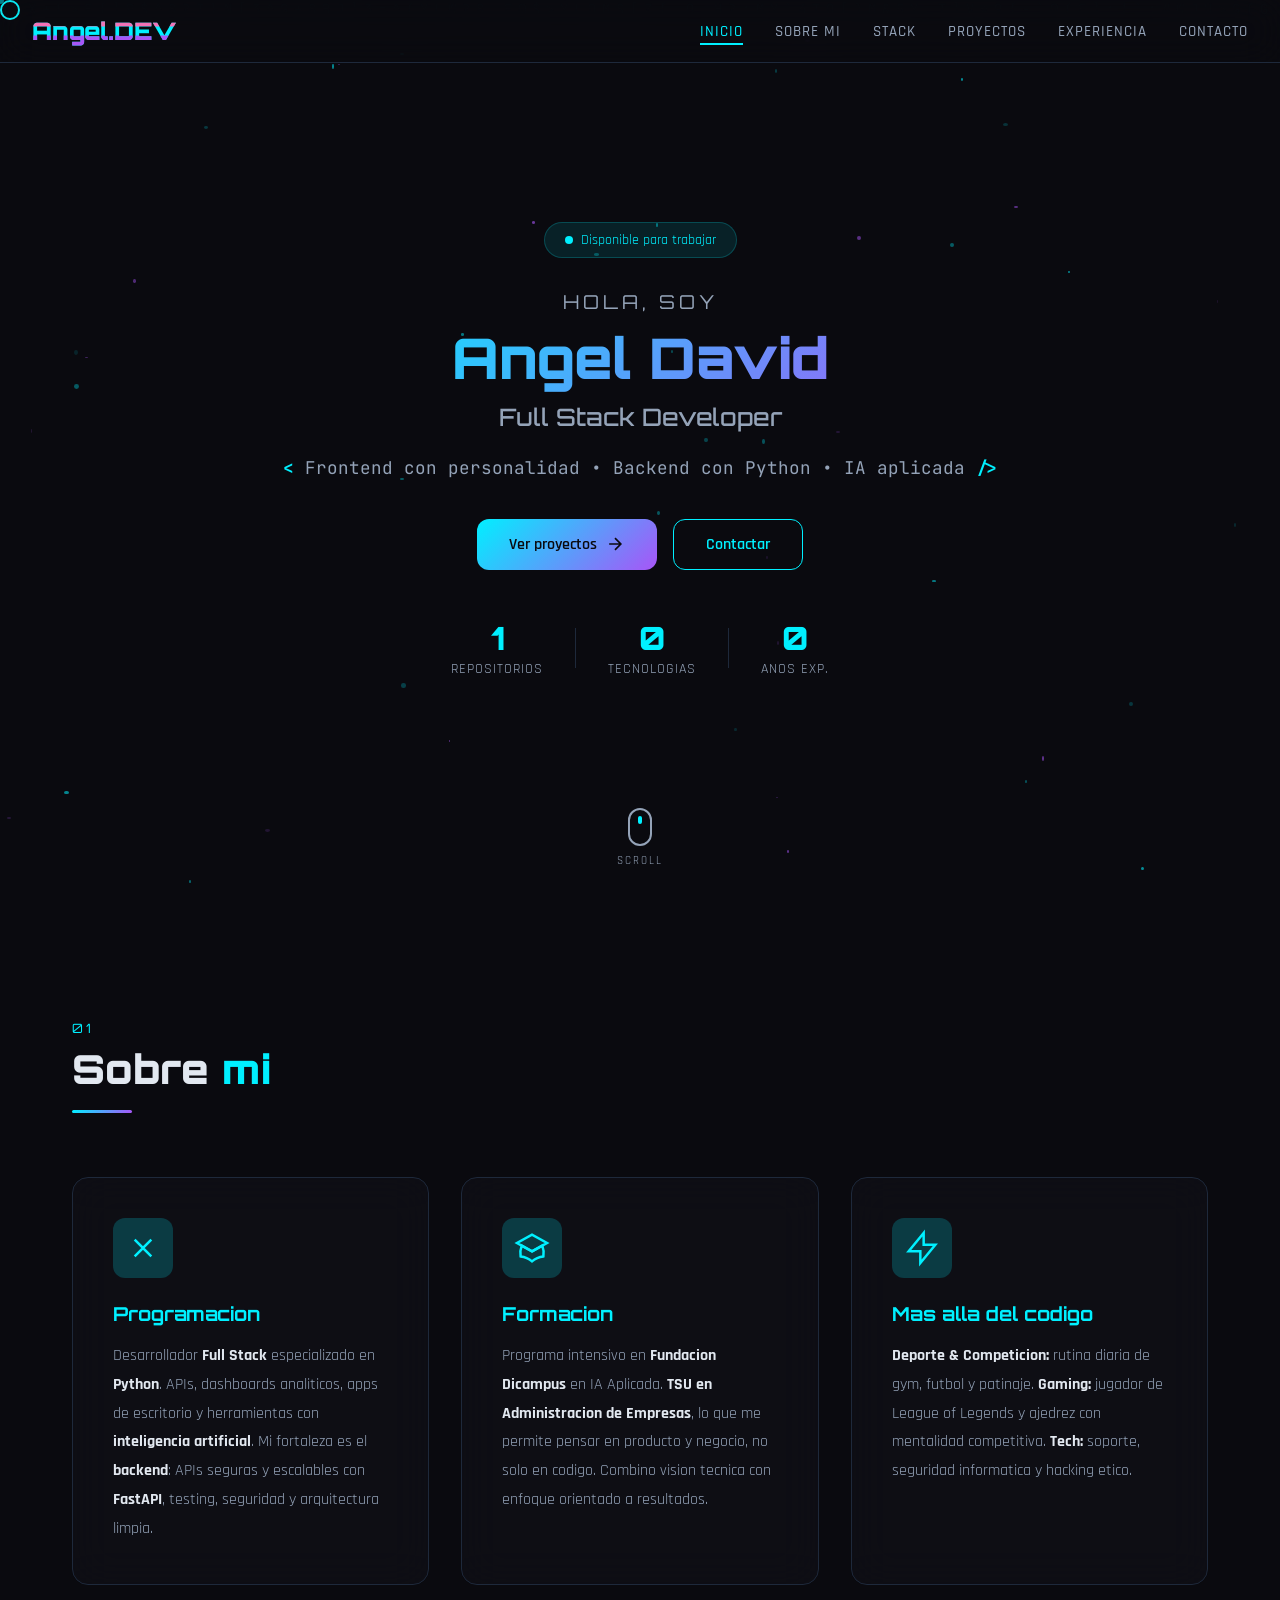
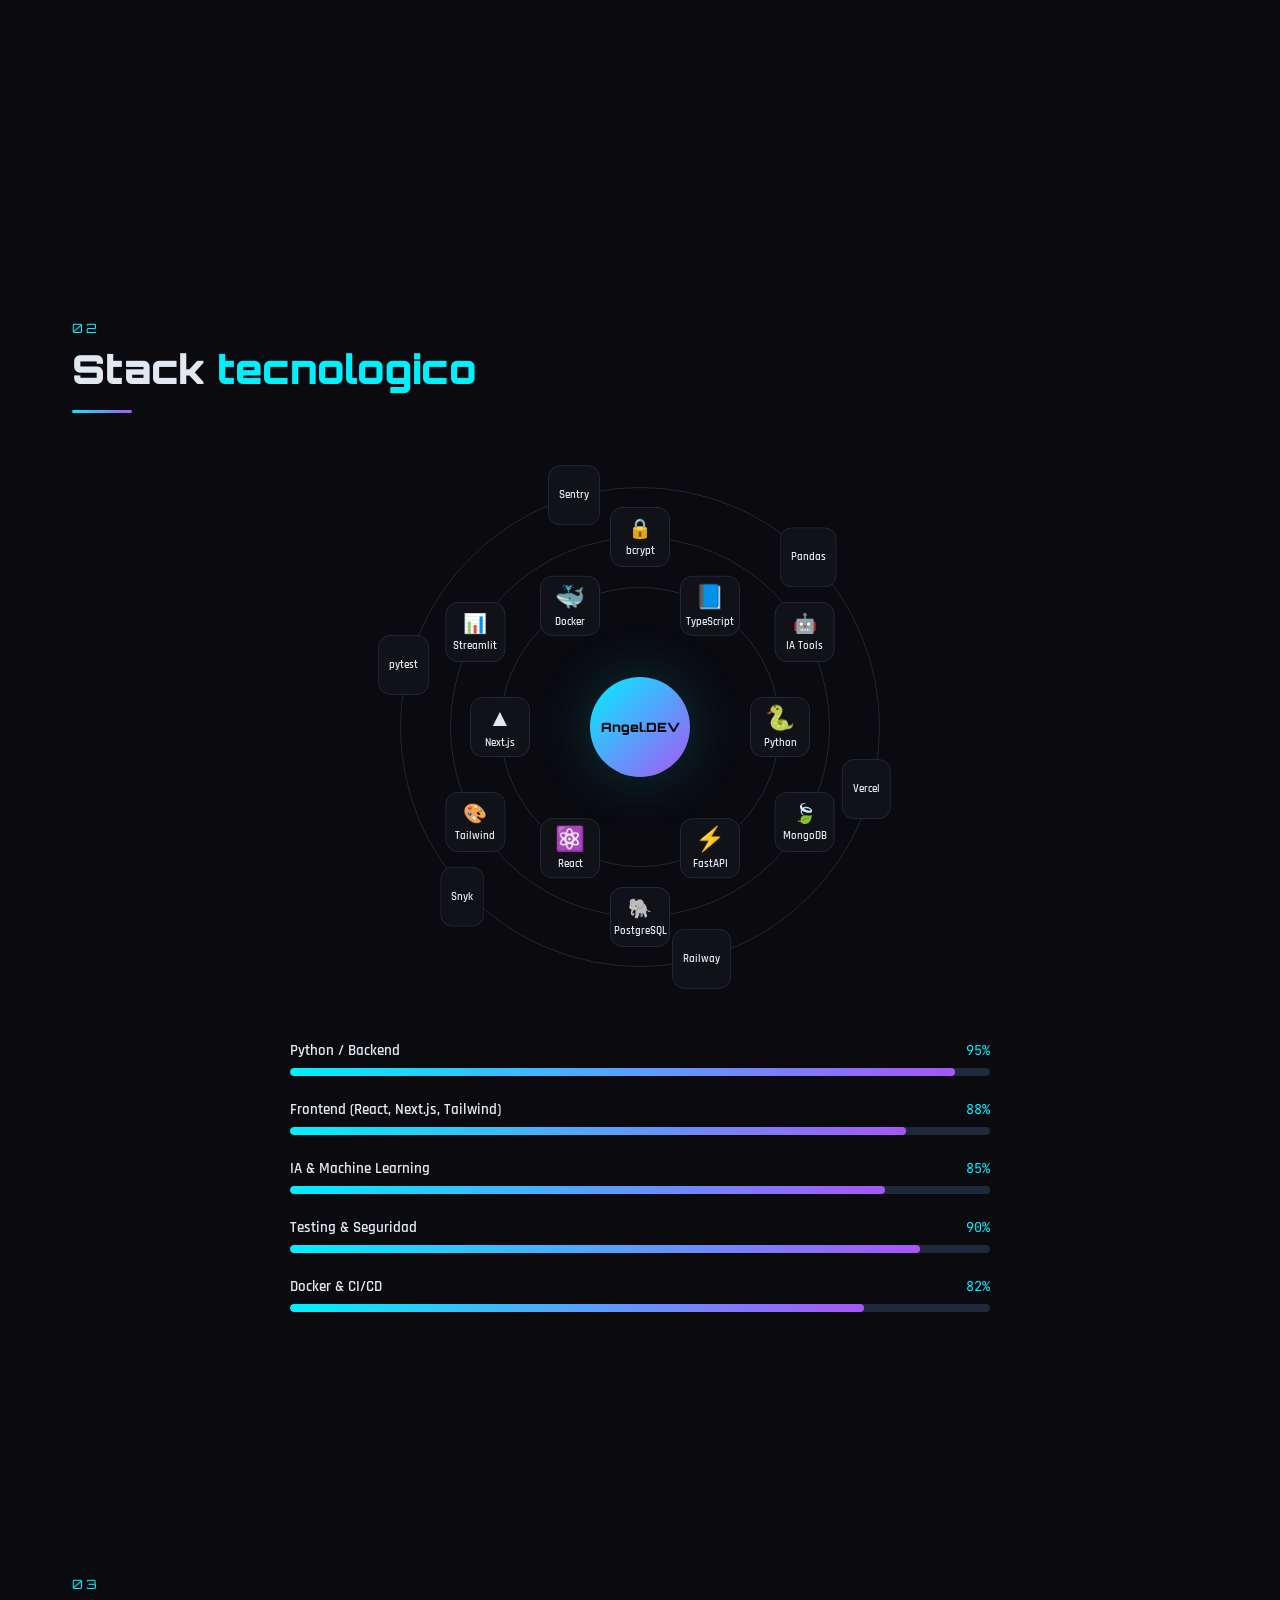
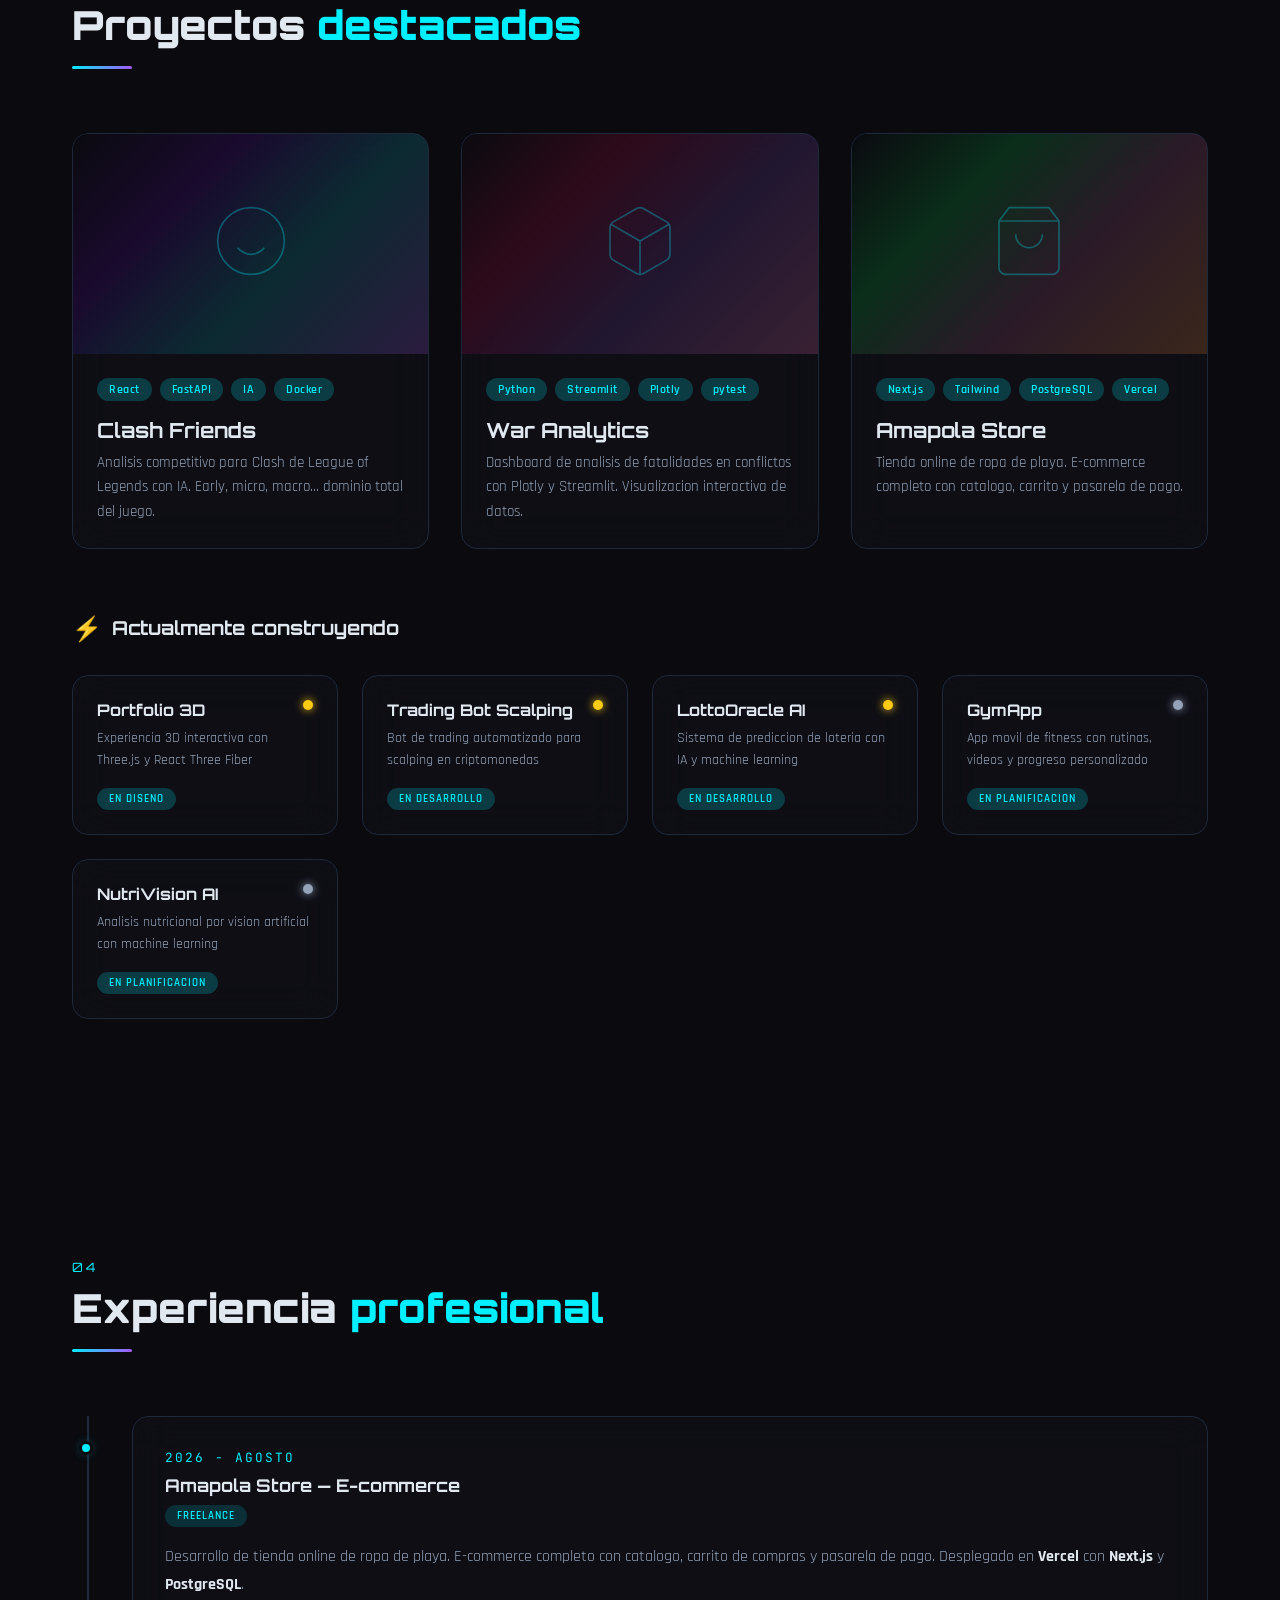
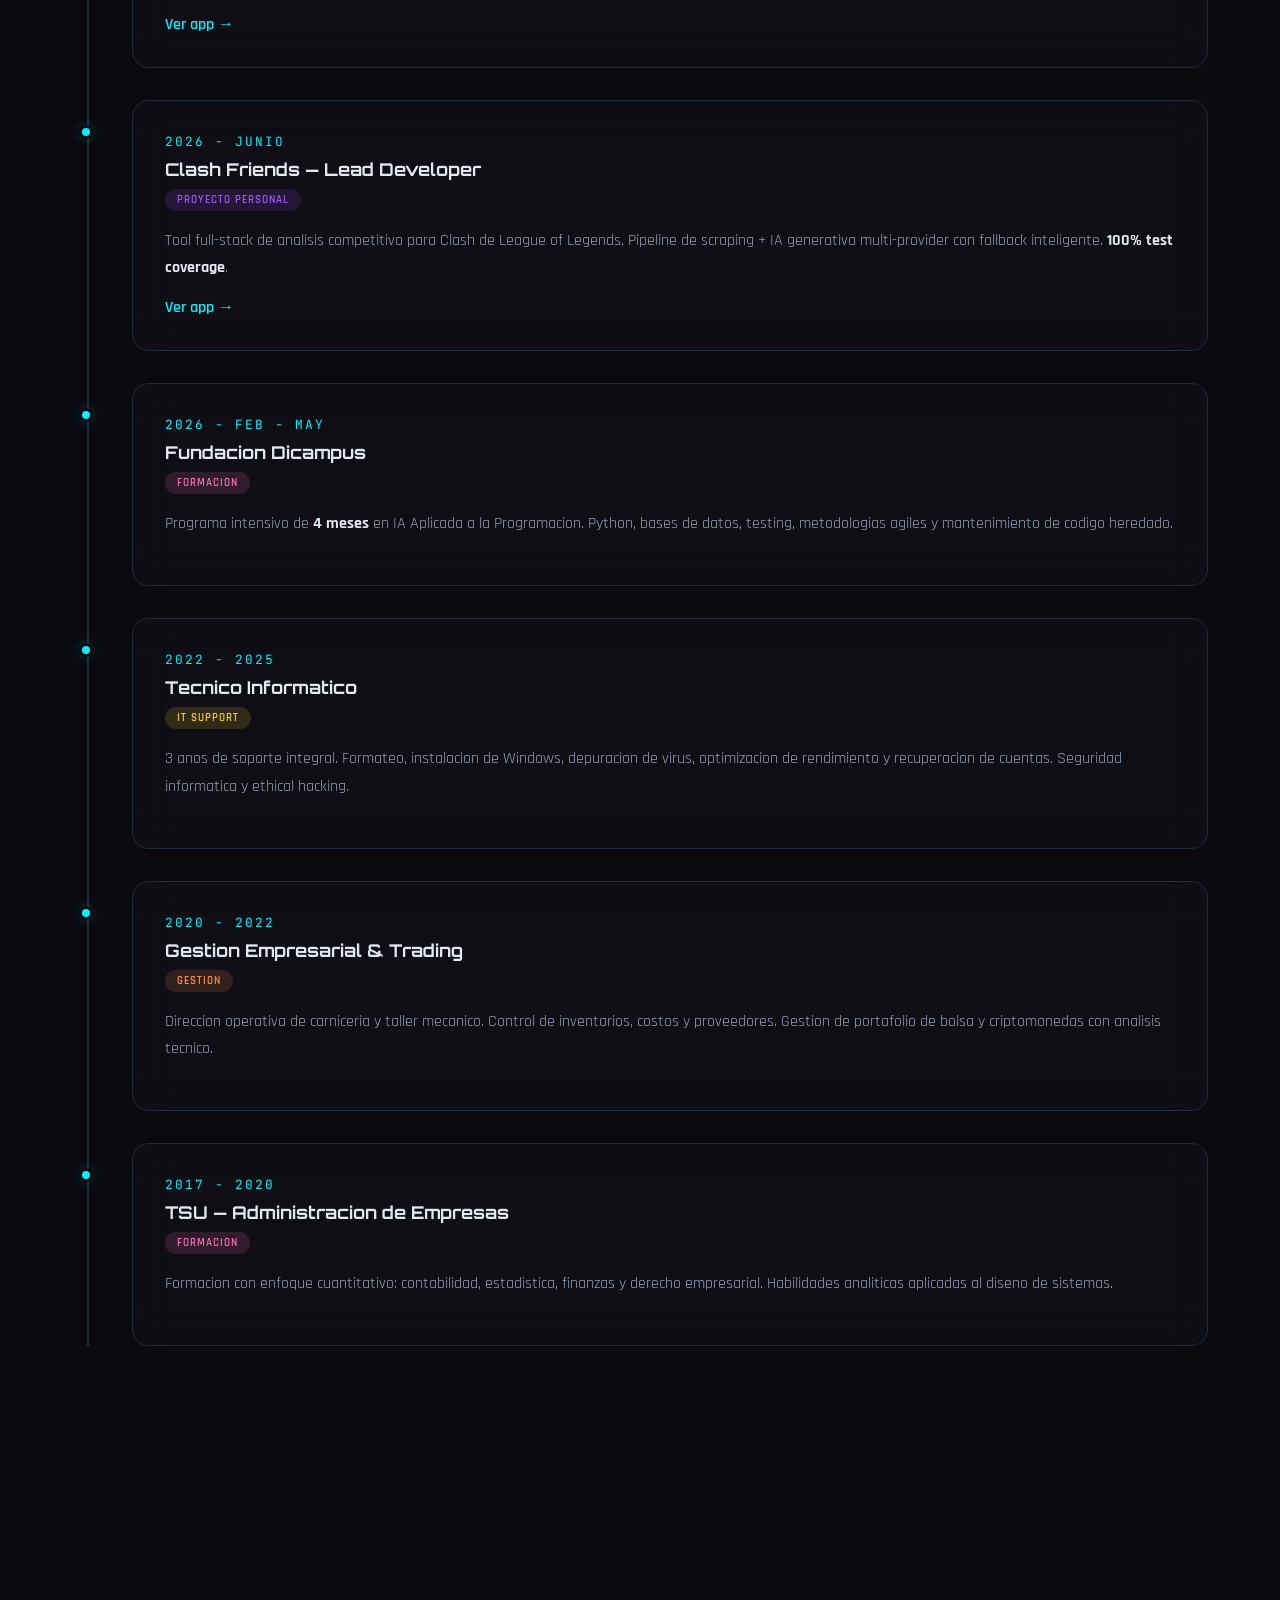
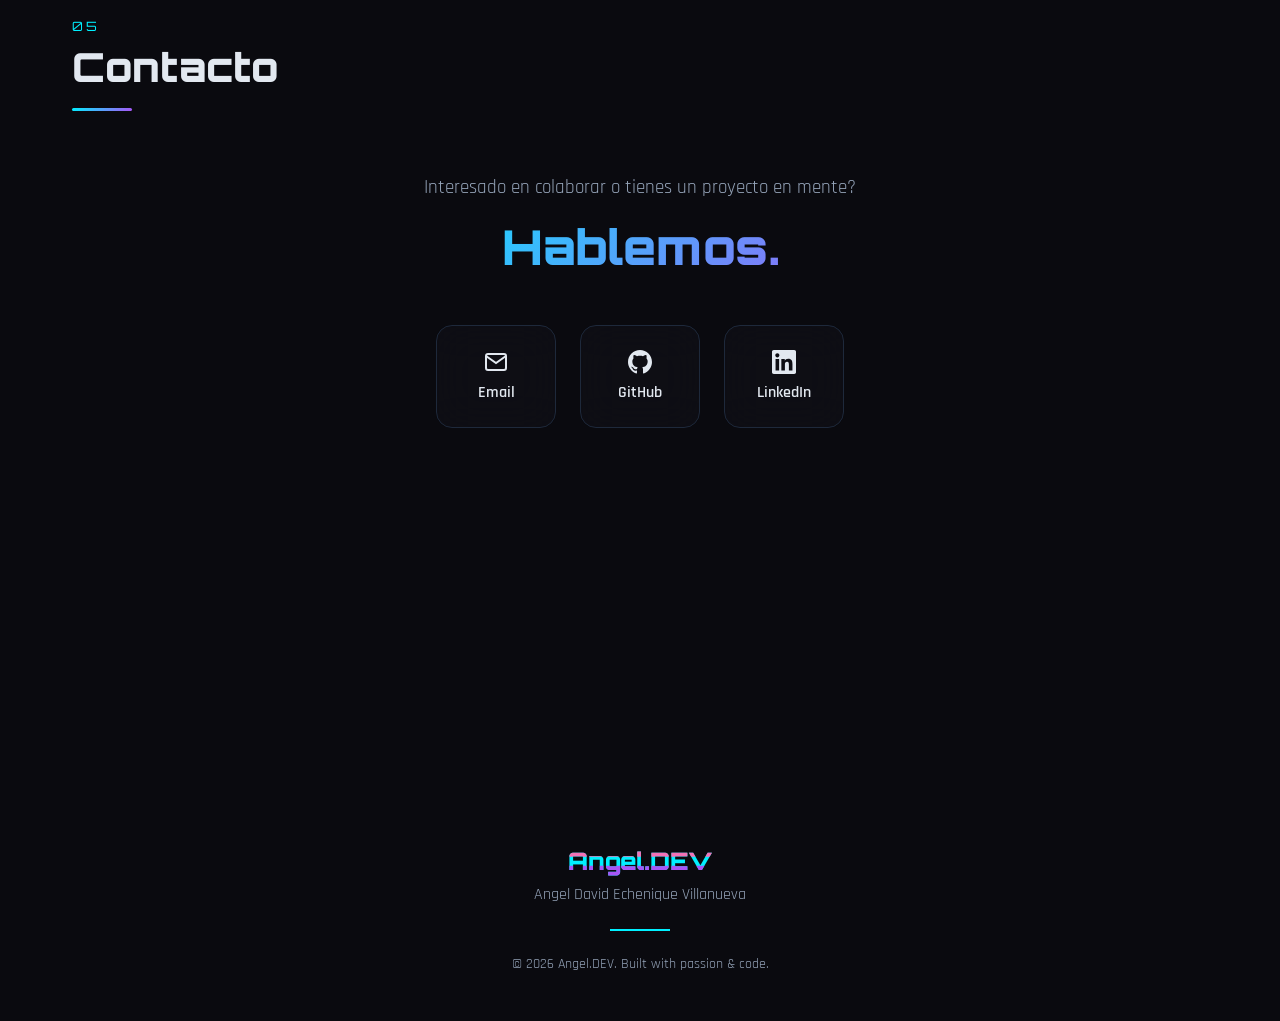
<file: Ejercicios_IA/ADEV_PORFOLIO/index.html>
<!DOCTYPE html>
<html lang="es">
<head>
    <meta charset="UTF-8">
    <meta name="viewport" content="width=device-width, initial-scale=1.0">
    <title>Angel.DEV | Full Stack Developer</title>
    <link rel="preconnect" href="https://fonts.googleapis.com">
    <link href="https://fonts.googleapis.com/css2?family=Orbitron:wght@400;700;900&family=Rajdhani:wght@300;400;500;600;700&family=JetBrains+Mono:wght@300;400;700&display=swap" rel="stylesheet">
    <link rel="stylesheet" href="style.css">
</head>
<body>
    <div id="custom-cursor"></div>
    <div id="cursor-trail"></div>
    <canvas id="matrix-canvas"></canvas>

    <nav id="navbar">
        <div class="nav-logo">
            <span class="glitch" data-text="Angel.DEV">Angel.DEV</span>
        </div>
        <div class="nav-links">
            <a href="#hero" class="nav-link active" data-section="hero">Inicio</a>
            <a href="#about" class="nav-link" data-section="about">Sobre mi</a>
            <a href="#skills" class="nav-link" data-section="skills">Stack</a>
            <a href="#projects" class="nav-link" data-section="projects">Proyectos</a>
            <a href="#experience" class="nav-link" data-section="experience">Experiencia</a>
            <a href="#contact" class="nav-link" data-section="contact">Contacto</a>
        </div>
        <div class="nav-hamburger" id="hamburger">
            <span></span><span></span><span></span>
        </div>
    </nav>

    <div class="mobile-menu" id="mobile-menu">
        <a href="#hero" class="mobile-link">Inicio</a>
        <a href="#about" class="mobile-link">Sobre mi</a>
        <a href="#skills" class="mobile-link">Stack</a>
        <a href="#projects" class="mobile-link">Proyectos</a>
        <a href="#experience" class="mobile-link">Experiencia</a>
        <a href="#contact" class="mobile-link">Contacto</a>
    </div>

    <section id="hero" class="section hero-section">
        <div class="hero-particles" id="hero-particles"></div>
        <div class="hero-content">
            <div class="hero-badge">
                <span class="pulse-dot"></span>
                <span>Disponible para trabajar</span>
            </div>
            <h1 class="hero-title">
                <span class="hero-line line-1">Hola, soy</span>
                <span class="hero-line line-2 typing-text" id="typing-text"></span>
                <span class="hero-line line-3">
                    <span class="glitch-alt" data-text="Full Stack Developer">Full Stack Developer</span>
                </span>
            </h1>
            <p class="hero-subtitle">
                <span class="code-tag">&lt;</span>
                Frontend con personalidad &bull; Backend con Python &bull; IA aplicada
                <span class="code-tag">/&gt;</span>
            </p>
            <div class="hero-cta">
                <a href="#projects" class="btn btn-primary">
                    <span>Ver proyectos</span>
                    <svg width="20" height="20" viewBox="0 0 24 24" fill="none" stroke="currentColor" stroke-width="2"><path d="M5 12h14M12 5l7 7-7 7"/></svg>
                </a>
                <a href="#contact" class="btn btn-secondary">
                    <span>Contactar</span>
                </a>
            </div>
            <div class="hero-stats">
                <div class="stat">
                    <span class="stat-number" data-target="16">0</span>
                    <span class="stat-label">Repositorios</span>
                </div>
                <div class="stat-divider"></div>
                <div class="stat">
                    <span class="stat-number" data-target="6">0</span>
                    <span class="stat-label">Tecnologias</span>
                </div>
                <div class="stat-divider"></div>
                <div class="stat">
                    <span class="stat-number" data-target="3">0</span>
                    <span class="stat-label">Anos exp.</span>
                </div>
            </div>
        </div>
        <div class="scroll-indicator">
            <div class="mouse">
                <div class="wheel"></div>
            </div>
            <span>Scroll</span>
        </div>
    </section>

    <section id="about" class="section">
        <div class="container">
            <div class="section-header">
                <span class="section-number">01</span>
                <h2 class="section-title">Sobre <span class="accent">mi</span></h2>
                <div class="section-line"></div>
            </div>
            <div class="about-grid">
                <div class="about-card glass-card" data-tilt>
                    <div class="card-icon">
                        <svg width="40" height="40" viewBox="0 0 24 24" fill="none" stroke="currentColor" stroke-width="1.5"><path d="M17 7l-5 5-5-5M7 17l5-5 5 5"/></svg>
                    </div>
                    <h3>Programacion</h3>
                    <p>Desarrollador <strong>Full Stack</strong> especializado en <strong>Python</strong>. APIs, dashboards analiticos, apps de escritorio y herramientas con <strong>inteligencia artificial</strong>. Mi fortaleza es el <strong>backend</strong>: APIs seguras y escalables con <strong>FastAPI</strong>, testing, seguridad y arquitectura limpia.</p>
                </div>
                <div class="about-card glass-card" data-tilt>
                    <div class="card-icon">
                        <svg width="40" height="40" viewBox="0 0 24 24" fill="none" stroke="currentColor" stroke-width="1.5"><path d="M12 14l9-5-9-5-9 5 9 5z"/><path d="M12 14l6.16-3.422a12.083 12.083 0 01.665 6.479A11.952 11.952 0 0012 20.055a11.952 11.952 0 00-6.824-2.998 12.078 12.078 0 01.665-6.479L12 14z"/></svg>
                    </div>
                    <h3>Formacion</h3>
                    <p>Programa intensivo en <strong>Fundacion Dicampus</strong> en IA Aplicada. <strong>TSU en Administracion de Empresas</strong>, lo que me permite pensar en producto y negocio, no solo en codigo. Combino vision tecnica con enfoque orientado a resultados.</p>
                </div>
                <div class="about-card glass-card" data-tilt>
                    <div class="card-icon">
                        <svg width="40" height="40" viewBox="0 0 24 24" fill="none" stroke="currentColor" stroke-width="1.5"><path d="M13 10V3L4 14h7v7l9-11h-7z"/></svg>
                    </div>
                    <h3>Mas alla del codigo</h3>
                    <p><strong>Deporte & Competicion:</strong> rutina diaria de gym, futbol y patinaje. <strong>Gaming:</strong> jugador de League of Legends y ajedrez con mentalidad competitiva. <strong>Tech:</strong> soporte, seguridad informatica y hacking etico.</p>
                </div>
            </div>
        </div>
    </section>

    <section id="skills" class="section">
        <div class="container">
            <div class="section-header">
                <span class="section-number">02</span>
                <h2 class="section-title">Stack <span class="accent">tecnologico</span></h2>
                <div class="section-line"></div>
            </div>
            <div class="skills-orbit">
                <div class="orbit-center">
                    <span class="orbit-text">Angel.DEV</span>
                </div>
                <div class="orbit-ring ring-1">
                    <div class="skill-node" data-skill="Python" style="--angle: 0deg">
                        <div class="skill-icon">🐍</div>
                        <span>Python</span>
                    </div>
                    <div class="skill-node" data-skill="FastAPI" style="--angle: 60deg">
                        <div class="skill-icon">⚡</div>
                        <span>FastAPI</span>
                    </div>
                    <div class="skill-node" data-skill="React" style="--angle: 120deg">
                        <div class="skill-icon">⚛️</div>
                        <span>React</span>
                    </div>
                    <div class="skill-node" data-skill="Next.js" style="--angle: 180deg">
                        <div class="skill-icon">▲</div>
                        <span>Next.js</span>
                    </div>
                    <div class="skill-node" data-skill="Docker" style="--angle: 240deg">
                        <div class="skill-icon">🐳</div>
                        <span>Docker</span>
                    </div>
                    <div class="skill-node" data-skill="TypeScript" style="--angle: 300deg">
                        <div class="skill-icon">📘</div>
                        <span>TypeScript</span>
                    </div>
                </div>
                <div class="orbit-ring ring-2">
                    <div class="skill-node small" style="--angle: 30deg">
                        <div class="skill-icon">🍃</div>
                        <span>MongoDB</span>
                    </div>
                    <div class="skill-node small" style="--angle: 90deg">
                        <div class="skill-icon">🐘</div>
                        <span>PostgreSQL</span>
                    </div>
                    <div class="skill-node small" style="--angle: 150deg">
                        <div class="skill-icon">🎨</div>
                        <span>Tailwind</span>
                    </div>
                    <div class="skill-node small" style="--angle: 210deg">
                        <div class="skill-icon">📊</div>
                        <span>Streamlit</span>
                    </div>
                    <div class="skill-node small" style="--angle: 270deg">
                        <div class="skill-icon">🔒</div>
                        <span>bcrypt</span>
                    </div>
                    <div class="skill-node small" style="--angle: 330deg">
                        <div class="skill-icon">🤖</div>
                        <span>IA Tools</span>
                    </div>
                </div>
                <div class="orbit-ring ring-3">
                    <div class="skill-node tiny" style="--angle: 15deg">Vercel</div>
                    <div class="skill-node tiny" style="--angle: 75deg">Railway</div>
                    <div class="skill-node tiny" style="--angle: 135deg">Snyk</div>
                    <div class="skill-node tiny" style="--angle: 195deg">pytest</div>
                    <div class="skill-node tiny" style="--angle: 255deg">Sentry</div>
                    <div class="skill-node tiny" style="--angle: 315deg">Pandas</div>
                </div>
            </div>
            <div class="skills-bars">
                <div class="skill-bar-container">
                    <div class="skill-bar-header">
                        <span class="skill-name">Python / Backend</span>
                        <span class="skill-percent">95%</span>
                    </div>
                    <div class="skill-bar"><div class="skill-fill" data-width="95"></div></div>
                </div>
                <div class="skill-bar-container">
                    <div class="skill-bar-header">
                        <span class="skill-name">Frontend (React, Next.js, Tailwind)</span>
                        <span class="skill-percent">88%</span>
                    </div>
                    <div class="skill-bar"><div class="skill-fill" data-width="88"></div></div>
                </div>
                <div class="skill-bar-container">
                    <div class="skill-bar-header">
                        <span class="skill-name">IA & Machine Learning</span>
                        <span class="skill-percent">85%</span>
                    </div>
                    <div class="skill-bar"><div class="skill-fill" data-width="85"></div></div>
                </div>
                <div class="skill-bar-container">
                    <div class="skill-bar-header">
                        <span class="skill-name">Testing & Seguridad</span>
                        <span class="skill-percent">90%</span>
                    </div>
                    <div class="skill-bar"><div class="skill-fill" data-width="90"></div></div>
                </div>
                <div class="skill-bar-container">
                    <div class="skill-bar-header">
                        <span class="skill-name">Docker & CI/CD</span>
                        <span class="skill-percent">82%</span>
                    </div>
                    <div class="skill-bar"><div class="skill-fill" data-width="82"></div></div>
                </div>
            </div>
        </div>
    </section>

    <section id="projects" class="section">
        <div class="container">
            <div class="section-header">
                <span class="section-number">03</span>
                <h2 class="section-title">Proyectos <span class="accent">destacados</span></h2>
                <div class="section-line"></div>
            </div>
            <div class="projects-grid">
                <div class="project-card glass-card" data-tilt>
                    <div class="project-image">
                        <div class="project-overlay">
                            <div class="project-links">
                                <a href="https://clashfriends.vercel.app" target="_blank" class="project-link">
                                    <svg width="24" height="24" viewBox="0 0 24 24" fill="none" stroke="currentColor" stroke-width="2"><path d="M18 13v6a2 2 0 01-2 2H5a2 2 0 01-2-2V8a2 2 0 012-2h6M15 3h6v6M10 14L21 3"/></svg>
                                </a>
                            </div>
                        </div>
                        <div class="project-gradient gradient-1"></div>
                        <div class="project-3d-icon">
                            <svg width="80" height="80" viewBox="0 0 24 24" fill="none" stroke="currentColor" stroke-width="0.5"><circle cx="12" cy="12" r="10"/><path d="M8 14s1.5 2 4 2 4-2 4-2M9 9h.01M15 9h.01"/></svg>
                        </div>
                    </div>
                    <div class="project-content">
                        <div class="project-tags">
                            <span class="tag">React</span>
                            <span class="tag">FastAPI</span>
                            <span class="tag">IA</span>
                            <span class="tag">Docker</span>
                        </div>
                        <h3 class="project-title">Clash Friends</h3>
                        <p class="project-desc">Analisis competitivo para Clash de League of Legends con IA. Early, micro, macro... dominio total del juego.</p>
                    </div>
                </div>

                <div class="project-card glass-card" data-tilt>
                    <div class="project-image">
                        <div class="project-overlay">
                            <div class="project-links">
                                <a href="https://conflictprediction.streamlit.app/" target="_blank" class="project-link">
                                    <svg width="24" height="24" viewBox="0 0 24 24" fill="none" stroke="currentColor" stroke-width="2"><path d="M18 13v6a2 2 0 01-2 2H5a2 2 0 01-2-2V8a2 2 0 012-2h6M15 3h6v6M10 14L21 3"/></svg>
                                </a>
                                <a href="https://github.com/rusgar/War" target="_blank" class="project-link">
                                    <svg width="24" height="24" viewBox="0 0 24 24" fill="currentColor"><path d="M12 0c-6.626 0-12 5.373-12 12 0 5.302 3.438 9.8 8.207 11.387.599.111.793-.261.793-.577v-2.234c-3.338.726-4.033-1.416-4.033-1.416-.546-1.387-1.333-1.756-1.333-1.756-1.089-.745.083-.729.083-.729 1.205.084 1.839 1.237 1.839 1.237 1.07 1.834 2.807 1.304 3.492.997.107-.775.418-1.305.762-1.604-2.665-.305-5.467-1.334-5.467-5.931 0-1.311.469-2.381 1.236-3.221-.124-.303-.535-1.524.117-3.176 0 0 1.008-.322 3.301 1.23.957-.266 1.983-.399 3.003-.404 1.02.005 2.047.138 3.006.404 2.291-1.552 3.297-1.23 3.297-1.23.653 1.653.242 2.874.118 3.176.77.84 1.235 1.911 1.235 3.221 0 4.609-2.807 5.624-5.479 5.921.43.372.823 1.102.823 2.222v3.293c0 .319.192.694.801.576 4.765-1.589 8.199-6.086 8.199-11.386 0-6.627-5.373-12-12-12z"/></svg>
                                </a>
                            </div>
                        </div>
                        <div class="project-gradient gradient-2"></div>
                        <div class="project-3d-icon">
                            <svg width="80" height="80" viewBox="0 0 24 24" fill="none" stroke="currentColor" stroke-width="0.5"><path d="M21 16V8a2 2 0 00-1-1.73l-7-4a2 2 0 00-2 0l-7 4A2 2 0 003 8v8a2 2 0 001 1.73l7 4a2 2 0 002 0l7-4A2 2 0 0021 16z"/><polyline points="3.27 6.96 12 12.01 20.73 6.96"/><line x1="12" y1="22.08" x2="12" y2="12"/></svg>
                        </div>
                    </div>
                    <div class="project-content">
                        <div class="project-tags">
                            <span class="tag">Python</span>
                            <span class="tag">Streamlit</span>
                            <span class="tag">Plotly</span>
                            <span class="tag">pytest</span>
                        </div>
                        <h3 class="project-title">War Analytics</h3>
                        <p class="project-desc">Dashboard de analisis de fatalidades en conflictos con Plotly y Streamlit. Visualizacion interactiva de datos.</p>
                    </div>
                </div>

                <div class="project-card glass-card" data-tilt>
                    <div class="project-image">
                        <div class="project-overlay">
                            <div class="project-links">
                                <a href="https://amapola-store.vercel.app" target="_blank" class="project-link">
                                    <svg width="24" height="24" viewBox="0 0 24 24" fill="none" stroke="currentColor" stroke-width="2"><path d="M18 13v6a2 2 0 01-2 2H5a2 2 0 01-2-2V8a2 2 0 012-2h6M15 3h6v6M10 14L21 3"/></svg>
                                </a>
                            </div>
                        </div>
                        <div class="project-gradient gradient-3"></div>
                        <div class="project-3d-icon">
                            <svg width="80" height="80" viewBox="0 0 24 24" fill="none" stroke="currentColor" stroke-width="0.5"><path d="M6 2L3 6v14a2 2 0 002 2h14a2 2 0 002-2V6l-3-4zM3 6h18M16 10a4 4 0 01-8 0"/></svg>
                        </div>
                    </div>
                    <div class="project-content">
                        <div class="project-tags">
                            <span class="tag">Next.js</span>
                            <span class="tag">Tailwind</span>
                            <span class="tag">PostgreSQL</span>
                            <span class="tag">Vercel</span>
                        </div>
                        <h3 class="project-title">Amapola Store</h3>
                        <p class="project-desc">Tienda online de ropa de playa. E-commerce completo con catalogo, carrito y pasarela de pago.</p>
                    </div>
                </div>
            </div>

            <div class="projects-in-progress">
                <h3 class="pip-title">
                    <span class="pip-icon">&#9889;</span>
                    Actualmente construyendo
                </h3>
                <div class="pip-grid">
                    <div class="pip-card glass-card">
                        <div class="pip-status en-desarrollo"></div>
                        <h4>Portfolio 3D</h4>
                        <p>Experiencia 3D interactiva con Three.js y React Three Fiber</p>
                        <span class="pip-badge">En diseno</span>
                    </div>
                    <div class="pip-card glass-card">
                        <div class="pip-status en-desarrollo"></div>
                        <h4>Trading Bot Scalping</h4>
                        <p>Bot de trading automatizado para scalping en criptomonedas</p>
                        <span class="pip-badge">En desarrollo</span>
                    </div>
                    <div class="pip-card glass-card">
                        <div class="pip-status en-desarrollo"></div>
                        <h4>LottoOracle AI</h4>
                        <p>Sistema de prediccion de loteria con IA y machine learning</p>
                        <span class="pip-badge">En desarrollo</span>
                    </div>
                    <div class="pip-card glass-card">
                        <div class="pip-status planeacion"></div>
                        <h4>GymApp</h4>
                        <p>App movil de fitness con rutinas, videos y progreso personalizado</p>
                        <span class="pip-badge">En planificacion</span>
                    </div>
                    <div class="pip-card glass-card">
                        <div class="pip-status planeacion"></div>
                        <h4>NutriVision AI</h4>
                        <p>Analisis nutricional por vision artificial con machine learning</p>
                        <span class="pip-badge">En planificacion</span>
                    </div>
                </div>
            </div>
        </div>
    </section>

    <section id="experience" class="section">
        <div class="container">
            <div class="section-header">
                <span class="section-number">04</span>
                <h2 class="section-title">Experiencia <span class="accent">profesional</span></h2>
                <div class="section-line"></div>
            </div>
            <div class="timeline">
                <div class="timeline-item">
                    <div class="timeline-dot"></div>
                    <div class="timeline-content glass-card">
                        <div class="timeline-date">2026 - Agosto</div>
                        <h3>Amapola Store — E-commerce</h3>
                        <span class="timeline-badge freelance">Freelance</span>
                        <p>Desarrollo de tienda online de ropa de playa. E-commerce completo con catalogo, carrito de compras y pasarela de pago. Desplegado en <strong>Vercel</strong> con <strong>Next.js</strong> y <strong>PostgreSQL</strong>.</p>
                        <a href="https://amapola-store.vercel.app" target="_blank" class="timeline-link">Ver app &rarr;</a>
                    </div>
                </div>
                <div class="timeline-item">
                    <div class="timeline-dot"></div>
                    <div class="timeline-content glass-card">
                        <div class="timeline-date">2026 - Junio</div>
                        <h3>Clash Friends — Lead Developer</h3>
                        <span class="timeline-badge personal">Proyecto personal</span>
                        <p>Tool full-stack de analisis competitivo para Clash de League of Legends. Pipeline de scraping + IA generativa multi-provider con fallback inteligente. <strong>100% test coverage</strong>.</p>
                        <a href="https://clashfriends.vercel.app" target="_blank" class="timeline-link">Ver app &rarr;</a>
                    </div>
                </div>
                <div class="timeline-item">
                    <div class="timeline-dot"></div>
                    <div class="timeline-content glass-card">
                        <div class="timeline-date">2026 - Feb - May</div>
                        <h3>Fundacion Dicampus</h3>
                        <span class="timeline-badge formacion">Formacion</span>
                        <p>Programa intensivo de <strong>4 meses</strong> en IA Aplicada a la Programacion. Python, bases de datos, testing, metodologias agiles y mantenimiento de codigo heredado.</p>
                    </div>
                </div>
                <div class="timeline-item">
                    <div class="timeline-dot"></div>
                    <div class="timeline-content glass-card">
                        <div class="timeline-date">2022 - 2025</div>
                        <h3>Tecnico Informatico</h3>
                        <span class="timeline-badge it">IT Support</span>
                        <p>3 anos de soporte integral. Formateo, instalacion de Windows, depuracion de virus, optimizacion de rendimiento y recuperacion de cuentas. Seguridad informatica y ethical hacking.</p>
                    </div>
                </div>
                <div class="timeline-item">
                    <div class="timeline-dot"></div>
                    <div class="timeline-content glass-card">
                        <div class="timeline-date">2020 - 2022</div>
                        <h3>Gestion Empresarial & Trading</h3>
                        <span class="timeline-badge gestion">Gestion</span>
                        <p>Direccion operativa de carniceria y taller mecanico. Control de inventarios, costos y proveedores. Gestion de portafolio de bolsa y criptomonedas con analisis tecnico.</p>
                    </div>
                </div>
                <div class="timeline-item">
                    <div class="timeline-dot"></div>
                    <div class="timeline-content glass-card">
                        <div class="timeline-date">2017 - 2020</div>
                        <h3>TSU — Administracion de Empresas</h3>
                        <span class="timeline-badge formacion">Formacion</span>
                        <p>Formacion con enfoque cuantitativo: contabilidad, estadistica, finanzas y derecho empresarial. Habilidades analiticas aplicadas al diseno de sistemas.</p>
                    </div>
                </div>
            </div>
        </div>
    </section>

    <section id="contact" class="section">
        <div class="container">
            <div class="section-header">
                <span class="section-number">05</span>
                <h2 class="section-title">Contacto</h2>
                <div class="section-line"></div>
            </div>
            <div class="contact-content">
                <p class="contact-text">Interesado en colaborar o tienes un proyecto en mente?</p>
                <h3 class="contact-cta">Hablemos.</h3>
                <div class="contact-links">
                    <a href="mailto:Angelecheniq@gmail.com" class="contact-btn glass-card">
                        <svg width="24" height="24" viewBox="0 0 24 24" fill="none" stroke="currentColor" stroke-width="2"><path d="M4 4h16c1.1 0 2 .9 2 2v12c0 1.1-.9 2-2 2H4c-1.1 0-2-.9-2-2V6c0-1.1.9-2 2-2z"/><polyline points="22,6 12,13 2,6"/></svg>
                        <span>Email</span>
                    </a>
                    <a href="https://github.com/kindred-98" target="_blank" class="contact-btn glass-card">
                        <svg width="24" height="24" viewBox="0 0 24 24" fill="currentColor"><path d="M12 0c-6.626 0-12 5.373-12 12 0 5.302 3.438 9.8 8.207 11.387.599.111.793-.261.793-.577v-2.234c-3.338.726-4.033-1.416-4.033-1.416-.546-1.387-1.333-1.756-1.333-1.756-1.089-.745.083-.729.083-.729 1.205.084 1.839 1.237 1.839 1.237 1.07 1.834 2.807 1.304 3.492.997.107-.775.418-1.305.762-1.604-2.665-.305-5.467-1.334-5.467-5.931 0-1.311.469-2.381 1.236-3.221-.124-.303-.535-1.524.117-3.176 0 0 1.008-.322 3.301 1.23.957-.266 1.983-.399 3.003-.404 1.02.005 2.047.138 3.006.404 2.291-1.552 3.297-1.23 3.297-1.23.653 1.653.242 2.874.118 3.176.77.84 1.235 1.911 1.235 3.221 0 4.609-2.807 5.624-5.479 5.921.43.372.823 1.102.823 2.222v3.293c0 .319.192.694.801.576 4.765-1.589 8.199-6.086 8.199-11.386 0-6.627-5.373-12-12-12z"/></svg>
                        <span>GitHub</span>
                    </a>
                    <a href="https://www.linkedin.com/in/kindred98/" target="_blank" class="contact-btn glass-card">
                        <svg width="24" height="24" viewBox="0 0 24 24" fill="currentColor"><path d="M20.447 20.452h-3.554v-5.569c0-1.328-.027-3.037-1.852-3.037-1.853 0-2.136 1.445-2.136 2.939v5.667H9.351V9h3.414v1.561h.046c.477-.9 1.637-1.85 3.37-1.85 3.601 0 4.267 2.37 4.267 5.455v6.286zM5.337 7.433c-1.144 0-2.063-.926-2.063-2.065 0-1.138.92-2.063 2.063-2.063 1.14 0 2.064.925 2.064 2.063 0 1.139-.925 2.065-2.064 2.065zm1.782 13.019H3.555V9h3.564v11.452zM22.225 0H1.771C.792 0 0 .774 0 1.729v20.542C0 23.227.792 24 1.771 24h20.451C23.2 24 24 23.227 24 22.271V1.729C24 .774 23.2 0 22.222 0h.003z"/></svg>
                        <span>LinkedIn</span>
                    </a>
                </div>
            </div>
        </div>
    </section>

    <footer class="footer">
        <div class="footer-content">
            <span class="footer-logo glitch" data-text="Angel.DEV">Angel.DEV</span>
            <p class="footer-text">Angel David Echenique Villanueva</p>
            <div class="footer-line"></div>
            <p class="footer-copy">&copy; 2026 Angel.DEV. Built with passion & code.</p>
        </div>
    </footer>

    <script src="script.js"></script>
</body>
</html>
</file>
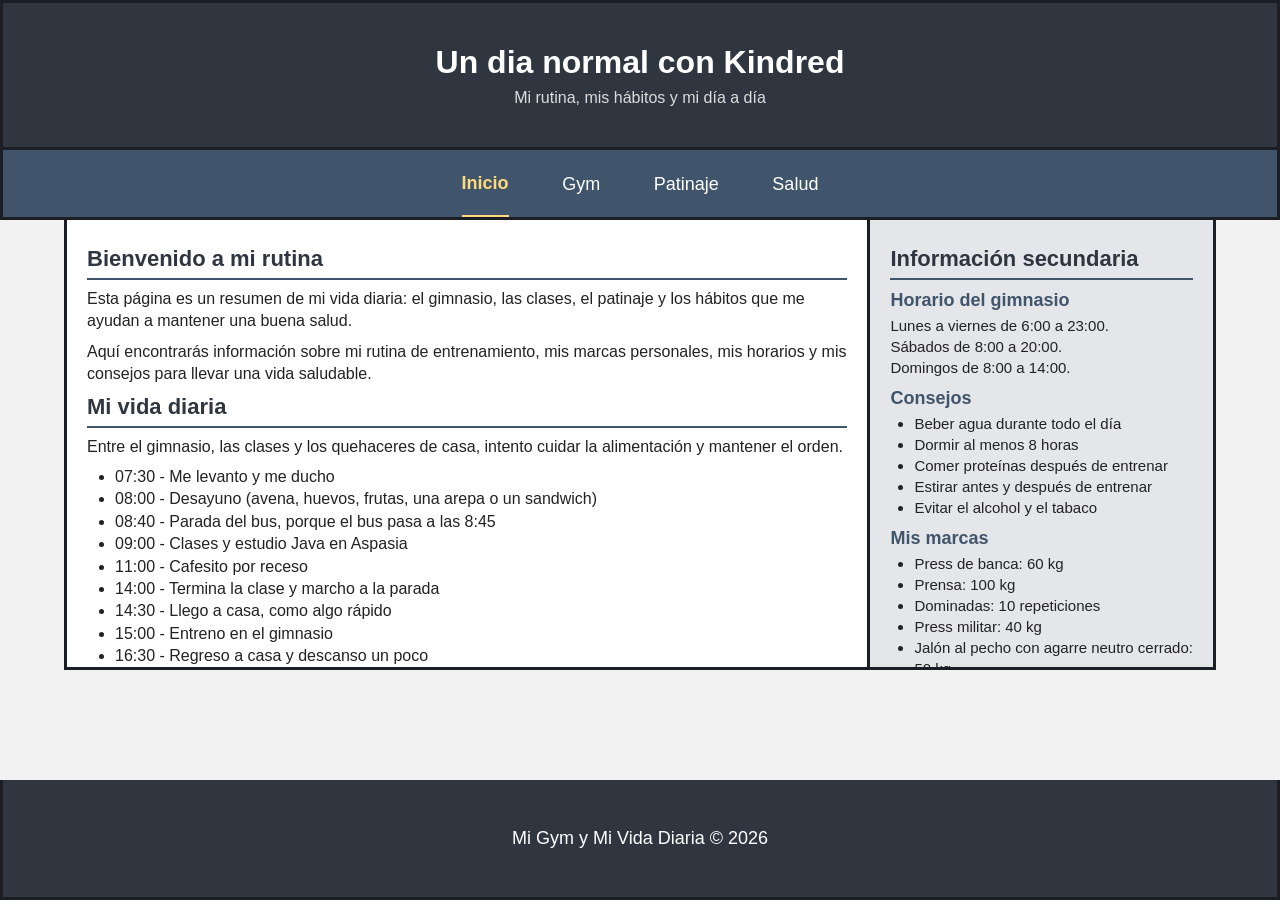
<file: Tareas/Primera_Tarea/index.html>
<!DOCTYPE html>
<html lang="es">
<head>
    <meta charset="UTF-8">
    <meta name="viewport" content="width=device-width, initial-scale=1.0">
    <title>Inicio - Mi Gym y Mi Vida Diaria</title>
    <link rel="stylesheet" href="css/estilos.css">
</head>
<body>

    <header class="header">
        <h1>Un dia normal con Kindred</h1>
        <p>Mi rutina, mis hábitos y mi día a día</p>
    </header>

    <nav class="nav">
        <a href="index.html" class="activo">Inicio</a>
        <a href="gym.html">Gym</a>
        <a href="patinaje.html">Patinaje</a>
        <a href="salud.html">Salud</a>
    </nav>

    <div class="contenedor">
        <main class="main">
            <h2>Bienvenido a mi rutina</h2>
            <p>
                Esta página es un resumen de mi vida diaria: el gimnasio,
                las clases, el patinaje y los hábitos que me ayudan a
                mantener una buena salud.
            </p>
            <p>
                Aquí encontrarás información sobre mi rutina de entrenamiento,
                mis marcas personales, mis horarios y mis consejos para
                llevar una vida saludable.
            </p>

            <h2>Mi vida diaria</h2>
            <p>
                Entre el gimnasio, las clases y los quehaceres de casa,
                intento cuidar la alimentación y mantener el orden.
            </p>
            <ul>
                <li>07:30 - Me levanto y me ducho</li>
                <li>08:00 - Desayuno (avena, huevos, frutas, una arepa o un sandwich)</li>
                <li>08:40 - Parada del bus, porque el bus pasa a las 8:45</li>
                <li>09:00 - Clases y estudio Java en Aspasia</li>
                <li>11:00 - Cafesito por receso</li>
                <li>14:00 - Termina la clase y marcho a la parada</li>
                <li>14:30 - Llego a casa, como algo rápido</li>
                <li>15:00 - Entreno en el gimnasio</li>
                <li>16:30 - Regreso a casa y descanso un poco</li>
                <li>17:00 - Cocino el almuerzo</li>
                <li>18:00 - Duermo la siesta, pero si es martes o viernes me voy a patinar</li>
                <li>20:00 - Me levanto o si vengo de patinar me ducho</li>
                <li>20:30 - Ceno y me voy a estudiar y a programar hasta la madrugada</li>
                <li>00:00 - Me acuesto a dormir para seguir la misma rutina de siempre</li>
            </ul>
        </main>

        <aside class="aside">
            <h2>Información secundaria</h2>

            <h3>Horario del gimnasio</h3>
            <p>
                Lunes a viernes de 6:00 a 23:00.<br>
                Sábados de 8:00 a 20:00.<br>
                Domingos de 8:00 a 14:00.
            </p>

            <h3>Consejos</h3>
            <ul>
                <li>Beber agua durante todo el día</li>
                <li>Dormir al menos 8 horas</li>
                <li>Comer proteínas después de entrenar</li>
                <li>Estirar antes y después de entrenar</li>
                <li>Evitar el alcohol y el tabaco</li>
            </ul>

            <h3>Mis marcas</h3>
            <ul>
                <li>Press de banca: 60 kg</li>
                <li>Prensa: 100 kg</li>
                <li>Dominadas: 10 repeticiones</li>
                <li>Press militar: 40 kg</li>
                <li>Jalón al pecho con agarre neutro cerrado: 50 kg</li>
                <li>Abs: 15 kg y más de 100 repeticiones</li>
                <li>Barra: 10 kg y más de 100 repeticiones</li>
            </ul>
        </aside>
    </div>

    <footer class="footer">
        <p>Mi Gym y Mi Vida Diaria &copy; 2026</p>
    </footer>

<script src="../navegacion.js"></script>
</body>
</html>
</file>
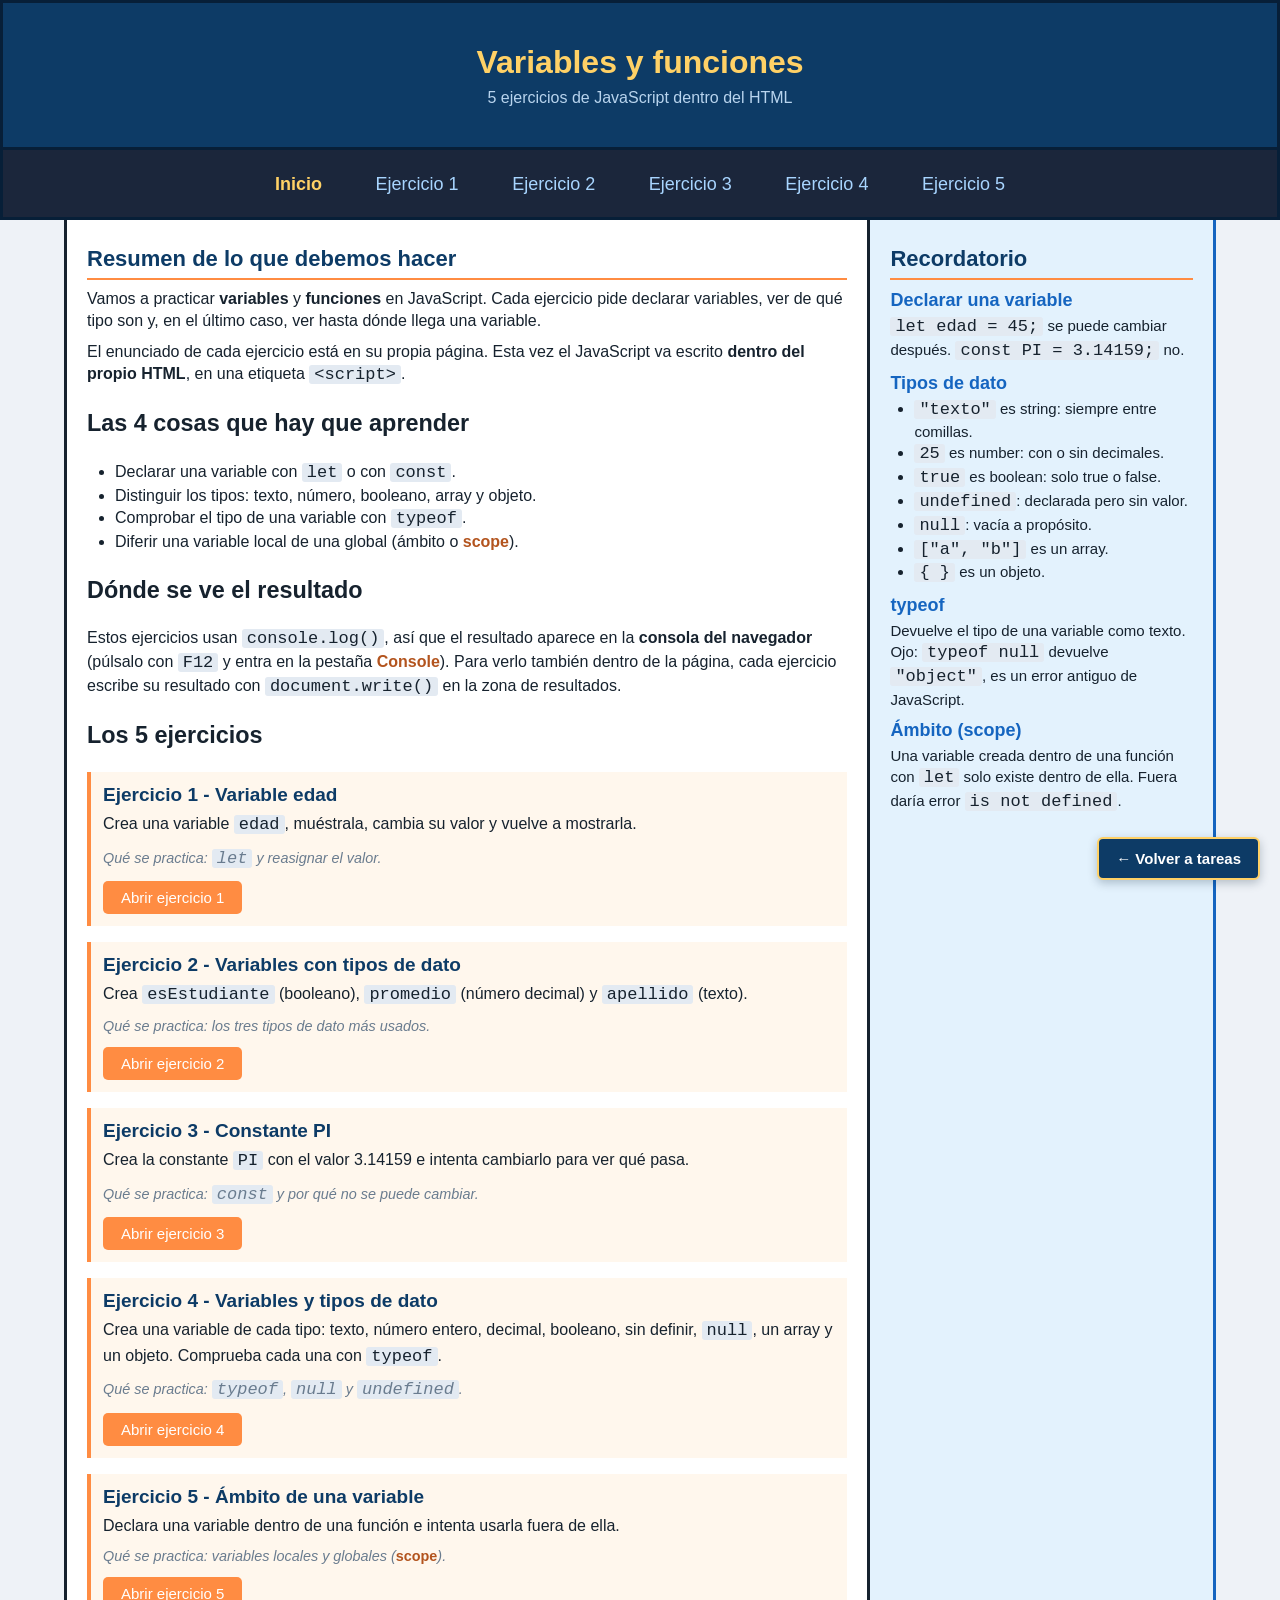
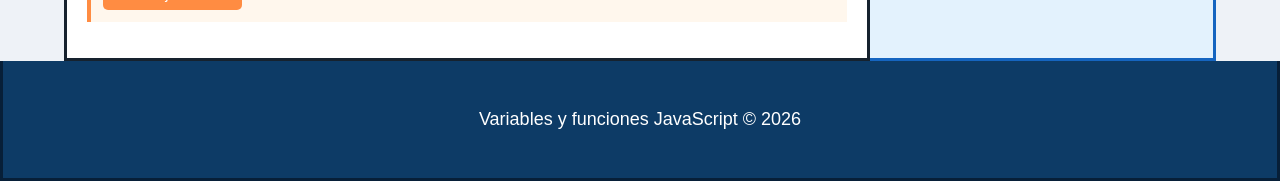
<file: Tareas/Quinta_tarea-Js-dentro-de-html/index.html>
<!DOCTYPE html>
<html lang="es">
<head>
    <meta charset="UTF-8">
    <meta name="viewport" content="width=device-width, initial-scale=1.0">
    <title>Inicio | JavaScript - Variables y funciones</title>
    <link rel="stylesheet" href="css/estilos.css">
</head>
<body>
    <a class="volver-tareas" href="../../WebMia/tareas.html">&larr; Volver a tareas</a>

    <header class="header">
        <h1>Variables y funciones</h1>
        <p>5 ejercicios de JavaScript dentro del HTML</p>
    </header>

    <nav class="nav">
        <a href="index.html" class="activo">Inicio</a>
        <a href="ejercicio1.html">Ejercicio 1</a>
        <a href="ejercicio2.html">Ejercicio 2</a>
        <a href="ejercicio3.html">Ejercicio 3</a>
        <a href="ejercicio4.html">Ejercicio 4</a>
        <a href="ejercicio5.html">Ejercicio 5</a>
    </nav>

    <div class="contenedor">

        <main class="main">
            <h2>Resumen de lo que debemos hacer</h2>

            <p>
                Vamos a practicar <strong>variables</strong> y <strong>funciones</strong>
                en JavaScript. Cada ejercicio pide declarar variables, ver de qué tipo
                son y, en el último caso, ver hasta dónde llega una variable.
            </p>

            <p>
                El enunciado de cada ejercicio está en su propia página. Esta vez el
                JavaScript va escrito <strong>dentro del propio HTML</strong>, en una
                etiqueta <code>&lt;script&gt;</code>.
            </p>

            <h3>Las 4 cosas que hay que aprender</h3>
            <ul>
                <li>Declarar una variable con <code>let</code> o con <code>const</code>.</li>
                <li>Distinguir los tipos: texto, número, booleano, array y objeto.</li>
                <li>Comprobar el tipo de una variable con <code>typeof</code>.</li>
                <li>Diferir una variable local de una global (ámbito o <em>scope</em>).</li>
            </ul>

            <h3>Dónde se ve el resultado</h3>
            <p>
                Estos ejercicios usan <code>console.log()</code>, así que el resultado
                aparece en la <strong>consola del navegador</strong> (púlsalo con
                <code>F12</code> y entra en la pestaña <em>Console</em>).
                Para verlo también dentro de la página, cada ejercicio escribe su
                resultado con <code>document.write()</code> en la zona de resultados.
            </p>

            <h3>Los 5 ejercicios</h3>

            <div class="ejercicio">
                <h3>Ejercicio 1 - Variable edad</h3>
                <p>
                    Crea una variable <code>edad</code>, muéstrala, cambia su valor
                    y vuelve a mostrarla.
                </p>
                <p class="concepto">Qué se practica: <code>let</code> y reasignar el valor.</p>
                <a class="boton" href="ejercicio1.html">Abrir ejercicio 1</a>
            </div>

            <div class="ejercicio">
                <h3>Ejercicio 2 - Variables con tipos de dato</h3>
                <p>
                    Crea <code>esEstudiante</code> (booleano), <code>promedio</code>
                    (número decimal) y <code>apellido</code> (texto).
                </p>
                <p class="concepto">Qué se practica: los tres tipos de dato más usados.</p>
                <a class="boton" href="ejercicio2.html">Abrir ejercicio 2</a>
            </div>

            <div class="ejercicio">
                <h3>Ejercicio 3 - Constante PI</h3>
                <p>
                    Crea la constante <code>PI</code> con el valor 3.14159 e intenta
                    cambiarlo para ver qué pasa.
                </p>
                <p class="concepto">Qué se practica: <code>const</code> y por qué no se puede cambiar.</p>
                <a class="boton" href="ejercicio3.html">Abrir ejercicio 3</a>
            </div>

            <div class="ejercicio">
                <h3>Ejercicio 4 - Variables y tipos de dato</h3>
                <p>
                    Crea una variable de cada tipo: texto, número entero, decimal,
                    booleano, sin definir, <code>null</code>, un array y un objeto.
                    Comprueba cada una con <code>typeof</code>.
                </p>
                <p class="concepto">Qué se practica: <code>typeof</code>, <code>null</code> y <code>undefined</code>.</p>
                <a class="boton" href="ejercicio4.html">Abrir ejercicio 4</a>
            </div>

            <div class="ejercicio">
                <h3>Ejercicio 5 - Ámbito de una variable</h3>
                <p>
                    Declara una variable dentro de una función e intenta usarla
                    fuera de ella.
                </p>
                <p class="concepto">Qué se practica: variables locales y globales (<em>scope</em>).</p>
                <a class="boton" href="ejercicio5.html">Abrir ejercicio 5</a>
            </div>

        </main>

        <aside class="aside">
            <h2>Recordatorio</h2>

            <h3>Declarar una variable</h3>
            <p>
                <code>let edad = 45;</code> se puede cambiar después.
                <code>const PI = 3.14159;</code> no.
            </p>

            <h3>Tipos de dato</h3>
            <ul>
                <li><code>"texto"</code> es string: siempre entre comillas.</li>
                <li><code>25</code> es number: con o sin decimales.</li>
                <li><code>true</code> es boolean: solo true o false.</li>
                <li><code>undefined</code>: declarada pero sin valor.</li>
                <li><code>null</code>: vacía a propósito.</li>
                <li><code>["a", "b"]</code> es un array.</li>
                <li><code>{ }</code> es un objeto.</li>
            </ul>

            <h3>typeof</h3>
            <p>
                Devuelve el tipo de una variable como texto.
                Ojo: <code>typeof null</code> devuelve <code>"object"</code>,
                es un error antiguo de JavaScript.
            </p>

            <h3>Ámbito (scope)</h3>
            <p>
                Una variable creada dentro de una función con <code>let</code> solo
                existe dentro de ella. Fuera daría error <code>is not defined</code>.
            </p>
        </aside>

    </div>

    <footer class="footer">
        <p>Variables y funciones JavaScript &copy; 2026</p>
    </footer>

<script src="../navegacion.js"></script>
</body>
</html>
</file>
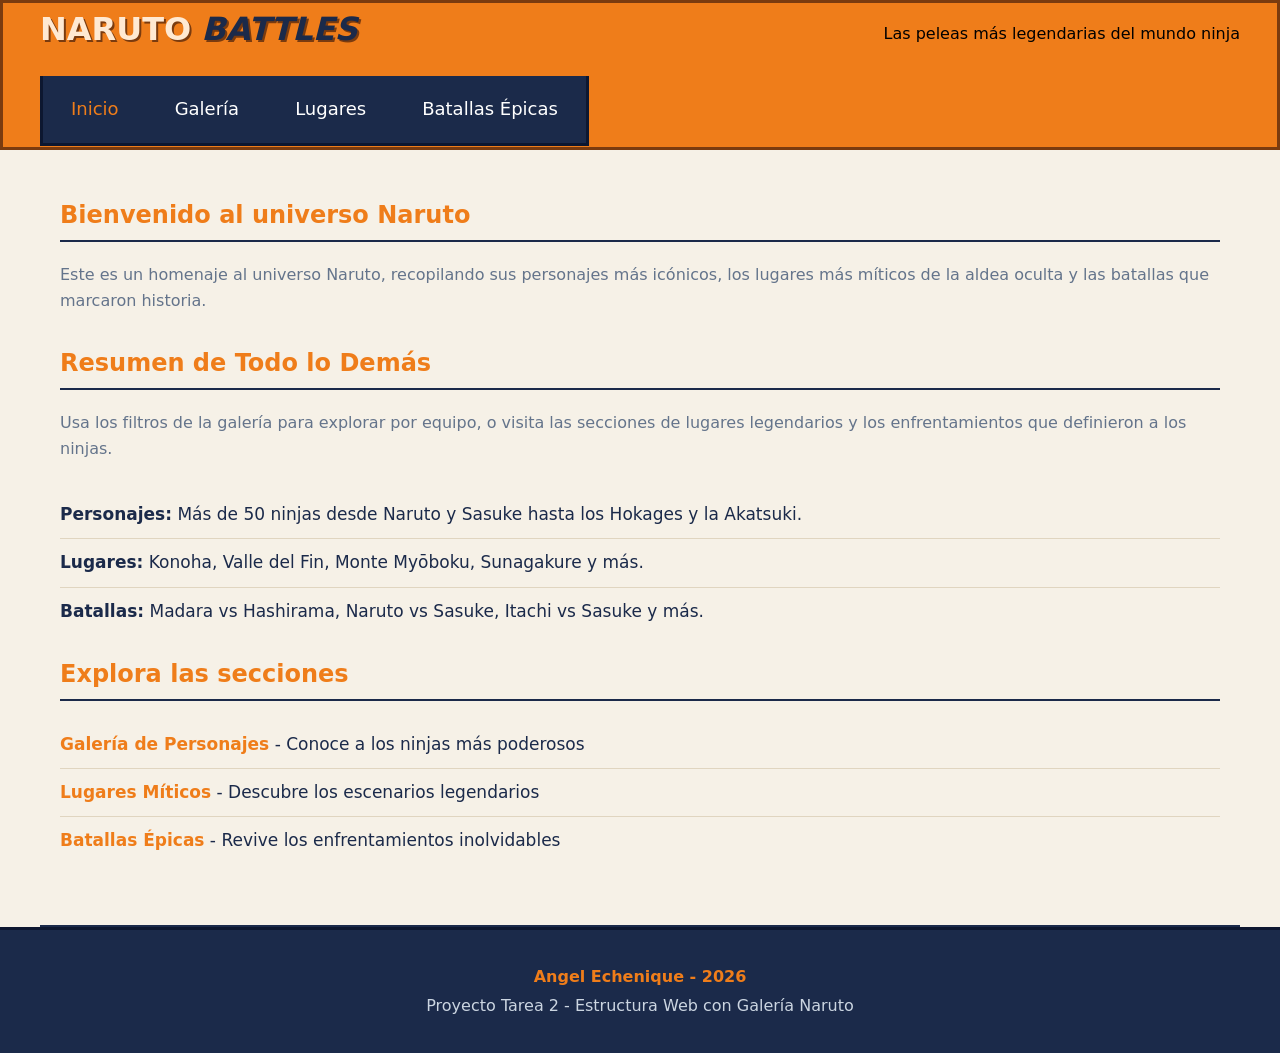
<file: Tareas/Segunda_Tarea/index.html>
<!DOCTYPE html>
<html lang="es">
<head>
  <meta charset="UTF-8">
  <meta name="viewport" content="width=device-width, initial-scale=1.0">
  <title>Inicio - Batallas Épicas de Naruto</title>
  <link rel="stylesheet" href="css/estilos.css">
  <link rel="icon" href="img/naruto1.jpg" type="image/x-icon">
</head>
<body>

  <header class="header">
    <div class="contenedor">
      <h1><span class="ninja">NARUTO</span> <span class="kanji">BATTLES</span></h1>
      <p class="subtitle">Las peleas más legendarias del mundo ninja</p>
      <nav class="nav">
        <a href="index.html" class="active">Inicio</a>
        <a href="galeria.html">Galería</a>
        <a href="lugares.html">Lugares</a>
        <a href="batallas.html">Batallas Épicas</a>
      </nav>
    </div>
  </header>

  <main>
    <section class="section inicio">
      <div class="contenido">
        <h2>Bienvenido al universo Naruto</h2>
        <p>Este es un homenaje al universo Naruto, recopilando sus personajes más icónicos, los lugares más míticos de la aldea oculta y las batallas que marcaron historia.</p>

        <h2>Resumen de Todo lo Demás</h2>
        <p>Usa los filtros de la galería para explorar por equipo, o visita las secciones de lugares legendarios y los enfrentamientos que definieron a los ninjas.</p>
        <ul class="resumen">
          <li><strong>Personajes:</strong> Más de 50 ninjas desde Naruto y Sasuke hasta los Hokages y la Akatsuki.</li>
          <li><strong>Lugares:</strong> Konoha, Valle del Fin, Monte Myōboku, Sunagakure y más.</li>
          <li><strong>Batallas:</strong> Madara vs Hashirama, Naruto vs Sasuke, Itachi vs Sasuke y más.</li>
        </ul>

        <h2>Explora las secciones</h2>
        <ul class="resumen">
          <li><a href="galeria.html">Galería de Personajes</a> - Conoce a los ninjas más poderosos</li>
          <li><a href="lugares.html">Lugares Míticos</a> - Descubre los escenarios legendarios</li>
          <li><a href="batallas.html">Batallas Épicas</a> - Revive los enfrentamientos inolvidables</li>
        </ul>
      </div>
    </section>
  </main>

  <footer class="footer">
    <div class="contenedor">
      <p>Angel Echenique - 2026</p>
      <p>Proyecto Tarea 2 - Estructura Web con Galería Naruto</p>
    </div>
  </footer>

<script src="../navegacion.js"></script>
</body>
</html>
</file>
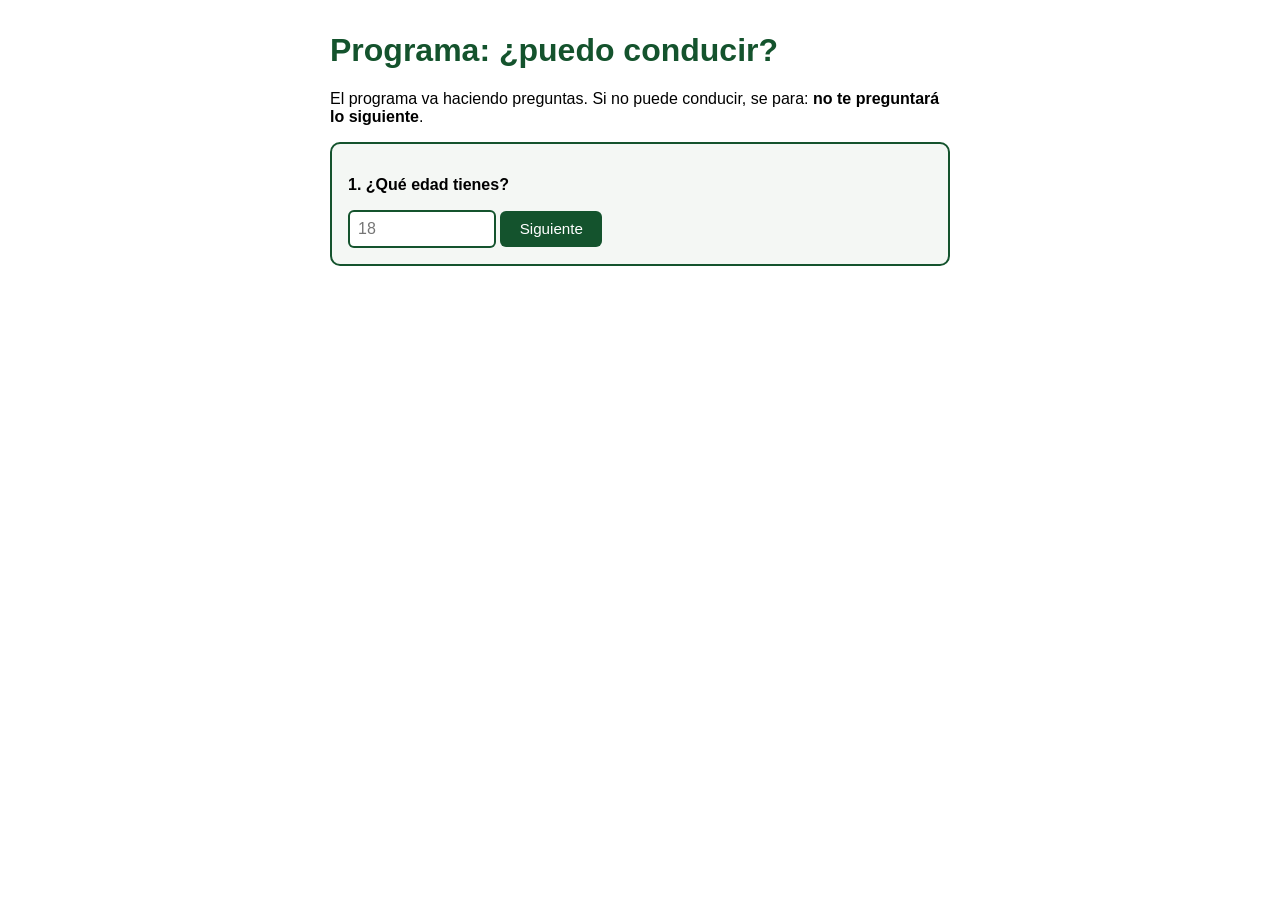
<file: Tareas/Sexta-tarea/index.html>
<!doctype html>
<!-- declara el documento como HTML5 -->

<!--
    ============================================================
    EJERCICIO: ¿PUEDO CONDUCIR?   (Sexta Tarea)
    ============================================================

    Crea un programa que le pida al usuario:

      1. Su edad.
      2. Si tiene carnet de conducir.        <-- con botones Sí / No
      3. Sus años de experiencia al volante. <-- SOLO si tiene carnet

    REGLAS:

      - Si tiene menos de 18 años, NO PUEDE CONDUCIR.
      - Si tiene 18 años o más pero NO tiene carnet, NO PUEDE CONDUCIR.
      - Si tiene carnet y entre 2 y 5 años de experiencia,
        es un conductor de experiencia MEDIA.
      - Si tiene carnet y más de 5 años de experiencia,
        es un conductor EXPERIMENTADO.

    IMPORTANTE: el programa se va parando según lo que conteste.
    Si no puede conducir, no debe seguir preguntando:

      - Si es menor de 18 años, no se le pregunta por el carnet
        ni por la experiencia.
      - Si dice que NO tiene carnet, no se le pregunta la experiencia.

    ================================================================
-->

<html lang="es">
  <!-- raíz de la página, lang="es" indica que el idioma es español -->

  <!-- ============ HEAD ============ -->
  <head>
    <!-- codificación de caracteres, permite tildes y Ñ -->
    <meta charset="UTF-8" />

    <!-- adapta la página al ancho de la pantalla -->
    <meta name="viewport" content="width=device-width, initial-scale=1.0" />

    <!-- texto de la pestaña del navegador -->
    <title>¿Puedo conducir? - Sexta Tarea</title>

    <style>
      /* ===== POCOS ESTILOS, SOLO PARA QUE SE VEA CLARO ===== */

      body {
        font-family: Arial, Helvetica, sans-serif; /* tipografía */
        max-width: 620px; /* la caja no ocupa más de 620px de ancho */
        margin: 2rem auto; /* centrada con espacio arriba y abajo */
        padding: 0 1rem;
      }

      h1 {
        color: #14532d;
      } /* título en verde oscuro */

      .paso {
        border: 2px solid #14532d; /* recuadro de cada paso */
        border-radius: 10px; /* esquinas redondeadas */
        padding: 1rem;
        margin-bottom: 1rem;
        background-color: #f4f7f4;
      }

      .oculto {
        display: none;
      } /* clase para ESCONDER un paso (display:none lo desaparece) */

      input {
        padding: 0.5rem;
        font-size: 1rem;
        border: 2px solid #14532d;
        border-radius: 6px;
        width: 8rem;
      }

      button {
        padding: 0.6rem 1.2rem;
        font-size: 0.95rem;
        border: none;
        border-radius: 6px;
        background-color: #14532d; /* fondo verde */
        color: #ffffff; /* texto blanco */
        cursor: pointer; /* el ratón se pone como mano */
        margin-right: 0.5rem;
      }

      button:hover {
        background-color: #166534;
      } /* al pasar el ratón, verde más claro */

      #btnNo {
        background-color: #c0392b;
      } /* el botón "No" en rojo */
      #btnNo:hover {
        background-color: #a93226;
      }

      #resultado {
        border-radius: 10px;
        padding: 1rem;
        margin-top: 1rem;
      }

      .ok {
        background-color: #eaf4ec;
        border: 2px solid #27ae60;
      } /* resultado positivo */
      .error {
        background-color: #fdecea;
        border: 2px solid #c0392b;
      } /* resultado negativo */
    </style>
  </head>

  <!-- ============ BODY ============ -->
  <body>
    <h1>Programa: ¿puedo conducir?</h1>
    <!-- título principal -->

    <p>
      El programa va haciendo preguntas. Si no puede conducir, se para:
      <strong>no te preguntará lo siguiente</strong>.
    </p>
    <!-- explicación de cómo funciona la página -->

    <!-- ============ PASO 1: LA EDAD ============ -->
    <div class="paso" id="paso1">
      <!-- recuadro del primer paso -->

      <p><strong>1. ¿Qué edad tienes?</strong></p>
      <!-- pregunta del primer paso -->

      <input type="number" id="edad" min="0" max="120" placeholder="18" />
      <!-- input de tipo number: solo deja escribir números.
        min y max limitan el valor; placeholder es el texto de ayuda esto -->

      <button id="btnEdad">Siguiente</button>
      <!-- botón que pasa al paso 2 -->
    </div>

    <!-- ============ PASO 2: EL CARNET (solo si tiene 18 o más) ============ -->
    <div class="paso oculto" id="paso2">
      <!-- tiene la clase "oculto": no se ve hasta que el JavaScript lo quite -->

      <p><strong>2. ¿Tienes carnet de conducir?</strong></p>
      <!-- aquí se elige con botones, no escribiendo nada -->

      <button id="btnSi">Sí, tengo carnet</button>
      <!-- si pulsa este botón, se le pregunta la experiencia -->

      <button id="btnNo">No, no tengo carnet</button>
      <!-- si pulsa este botón, el programa se para aquí y NO pregunta la experiencia -->
    </div>

    <!-- ============ PASO 3: LA EXPERIENCIA (solo si tiene carnet) ============ -->
    <div class="paso oculto" id="paso3">
      <!-- también empieza oculto: solo aparece si ha dicho que tiene carnet -->

      <p><strong>3. ¿Cuántos años de experiencia tienes al volante?</strong></p>
      <!-- tercera y última pregunta -->

      <input type="number" id="experiencia" min="0" placeholder="3" />
      <!-- años de experiencia -->

      <button id="btnComprobar">Comprobar</button>
      <!-- botón que calcula el resultado -->
    </div>

    <!-- ============ RESULTADO ============ -->
    <div id="resultado"></div>
    <!-- aquí se escribe el resultado; la clase ok / error le pone el color -->

    <script>
      /* ============================================================
           ESTE ES EL ENUNCIADO DEL EJERCICIO
           Está comentado al principio de este archivo. Resumen rápido:

             1. Se pide la edad.
             2. Se pregunta con botones si tiene carnet (Sí / No).
             3. La experiencia SOLO se pregunta si tiene carnet.

           REGLAS:
             - menos de 18 años ........ NO PUEDE CONDUCIR (se para)
             - 18 o más y sin carnet ... NO PUEDE CONDUCIR (se para)
             - con carnet y 2 a 5 años . puede conducir, experiencia MEDIA
             - con carnet y más de 5 ... puede conducir, EXPERIMENTADO
             - con carnet y menos de 2 . puede conducir, NOVEL
           ============================================================ */

      /* ============ 1. GUARDAR LOS ELEMENTOS DE LA PÁGINA ============ */
      /* Para no escribirlos siempre enteros, se guardan en variables */

      var paso1 = document.getElementById("paso1");
      var paso2 = document.getElementById("paso2"); /* el del carnet */
      var paso3 = document.getElementById("paso3"); /* el de la experiencia */

      var campoEdad = document.getElementById("edad");
      var campoExperiencia = document.getElementById("experiencia");

      var cajaResultado = document.getElementById("resultado");

      var edad = null; /* guarda la edad que escribe el usuario */

      /* ============ 2. FUNCIONES DE AYUDA ============ */

      /* Muestra un paso quitándole (o poniéndole) la clase "oculto" */
      function ver(elemento, mostrarlo) {
        if (mostrarlo) {
          elemento.classList.remove("oculto"); /* remove() quita la clase */
        } else {
          elemento.classList.add("oculto"); /* add() la pone */
        }
      }

      /* Escribe el resultado en su caja y lo colorea */
      function resultado(texto, clase) {
        /* Como la página ya está cargada, NO se puede usar document.write()
               (document.write borraría toda la página). Se usa innerHTML,
               que escribe DENTRO del elemento que le digamos. */
        cajaResultado.innerHTML = texto;
        cajaResultado.className = clase; /* "ok" (verde) o "error" (rojo) */
      }

      /* ============ 3. PASO 1 - LA EDAD ============ */

      document.getElementById("btnEdad").addEventListener("click", function () {
        /*.value es lo que hay escrito dentro del input.
               parseInt() lo convierte a número entero */
        edad = parseInt(campoEdad.value);

        /* isNaN() comprueba si NO es un número (por ejemplo, si está vacío) */
        if (isNaN(edad) || edad < 0) {
          resultado(
            "<h2>Faltan datos</h2><p>Escribe tu edad con números.</p>",
            "error",
          );
          return; /* return corta el programa aquí */
        }

        /* REGLA 1: con menos de 18 años no puede conducir y se para */
        if (edad < 18) {
          resultado(
            "<h2>NO PUEDES CONDUCIR</h2>" +
              "<p>Tienes " +
              edad +
              " años y hay que tener al menos 18.</p>",
            "error",
          );

          ver(paso2, false); /* oculta el paso del carnet */
          ver(paso3, false); /* oculta el de la experiencia */
          return; /* aquí el programa termina */
        }

        /* Si tiene 18 o más, se le pregunta por el carnet */
        resultado(
          "<p>Tienes " + edad + " años: puedes tener carnet.</p>",
          "ok",
        );
        ver(paso2, true);
      });

      /* ============ 4. PASO 2 - EL CARNET (botones Sí / No) ============ */

      /* --- botón SÍ: tiene carnet --- */
      document.getElementById("btnSi").addEventListener("click", function () {
        resultado("<p>Perfecto. Ahora dime tus años de experiencia.</p>", "ok");
        ver(paso3, true); /* SOLO aquí se pregunta la experiencia */
      });

      /* --- botón NO: no tiene carnet --- */
      document.getElementById("btnNo").addEventListener("click", function () {
        /* REGLA 2: es mayor de edad pero sin carnet -> no puede conducir
               y NO se le pregunta la experiencia */
        resultado(
          "<h2>NO PUEDES CONDUCIR</h2>" +
            "<p>Tienes " +
            edad +
            " años pero no tienes el carnet de conducir.</p>",
          "error",
        );

        ver(paso3, false); /* la experiencia se queda oculta para siempre */
      });

      /* ============ 5. PASO 3 - LA EXPERIENCIA Y LA CLASIFICACIÓN ============ */

      document
        .getElementById("btnComprobar")
        .addEventListener("click", function () {
          var anios = parseInt(campoExperiencia.value);

          if (isNaN(anios) || anios < 0) {
            resultado(
              "<h2>Faltan datos</h2><p>Escribe los años de experiencia con números.</p>",
              "error",
            );
            return;
          }

          /* "año" en singular y "años" en plural:
               con el operador ternario se elige una cosa u otra */
          var palabra = anios === 1 ? "año" : "años";

          var texto =
            "<h2>PUEDES CONDUCIR</h2>" +
            "<p>Tienes " +
            edad +
            " años, tienes carnet y " +
            anios +
            " " +
            palabra +
            " de experiencia.</p>";

          /* Clasificación por experiencia.
               && significa "Y": las dos condiciones tienen que cumplirse */
          if (anios >= 2 && anios <= 5) {
            texto +=
              "<p><strong>Clasificación: conductor de experiencia MEDIA.</strong></p>";
          } else if (anios > 5) {
            texto +=
              "<p><strong>Clasificación: conductor EXPERIMENTADO.</strong></p>";
          } else {
            /* este caso no estaba en el enunciado: lo añadí para que
                   el programa siempre dé una respuesta */
            texto += "<p><strong>Clasificación: conductor NOVEL.</strong></p>";
          }

          resultado(texto, "ok");
        });
    </script>
  <script src="../navegacion.js"></script>
</body>
</html>
</file>
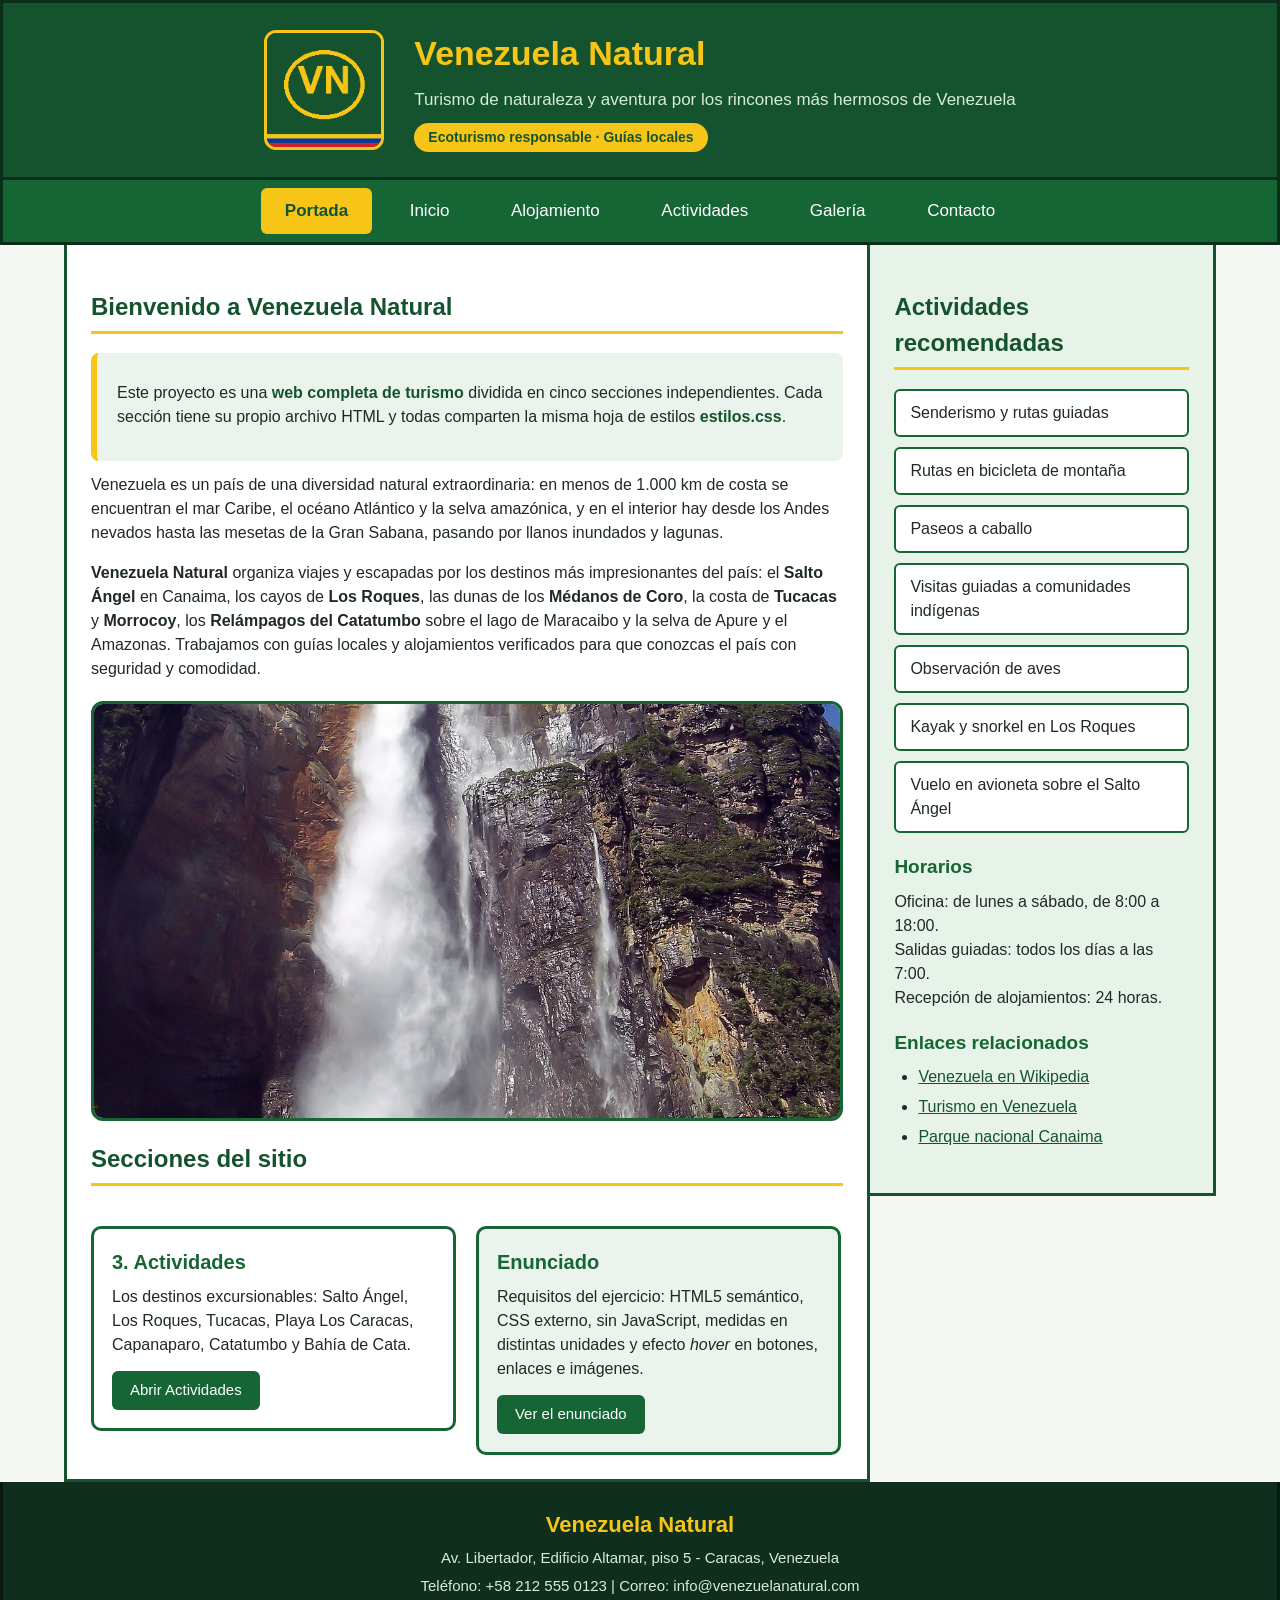
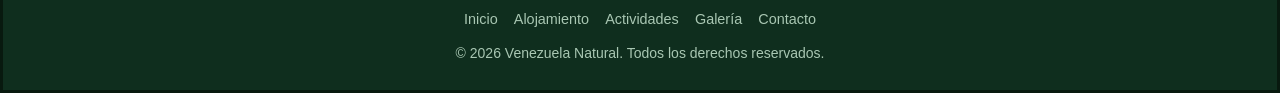
<file: Tareas/Tercera_Tarea/index.html>
<!DOCTYPE html>
<!-- declara el documento como HTML5 -->

<html lang="es">
<!-- raíz de la página, idioma español -->

<head>
    <!-- codificación de caracteres: permite tildes, ñ y símbolos -->
    <meta charset="UTF-8">

    <!-- adapta la página al ancho de la pantalla -->
    <meta name="viewport" content="width=device-width, initial-scale=1.0">

    <!-- texto de la pestaña del navegador -->
    <title>Venezuela Natural | Inicio</title>

    <!-- descripción para los buscadores -->
    <meta name="description"
          content="Venezuela Natural: viajes de ecoturismo por los mejores destinos de Venezuela. Salto Ángel, Los Roques, Canaima, Maracaibo y mucho más.">

    <!-- enlaza la hoja de estilos externa -->
    <link rel="stylesheet" href="estilos.css">
</head>

<body>
    <!-- ============ HEADER ============ -->
    <header class="header">
        <img class="logo" src="img/logo.png" alt="Logotipo de Venezuela Natural">
        <div class="header-texto">
            <h1>Venezuela Natural</h1>
            <p>Turismo de naturaleza y aventura por los rincones más hermosos de Venezuela</p>
            <span class="header-etiqueta">Ecoturismo responsable &middot; Guías locales</span>
        </div>
    </header>

    <!-- ============ NAV ============ -->
    <nav class="nav">
        <a href="index.html" class="activo">Portada</a>
        <a href="inicio.html">Inicio</a>
        <a href="alojamiento.html">Alojamiento</a>
        <a href="actividades.html">Actividades</a>
        <a href="galeria.html">Galería</a>
        <a href="contacto.html">Contacto</a>
    </nav>

    <!-- ============ CONTENEDOR PRINCIPAL ============ -->
    <div class="contenedor">

        <main class="main">
            <h2>Bienvenido a Venezuela Natural</h2>

            <div class="portada">
                <p>
                    Este proyecto es una <strong>web completa de turismo</strong> dividida en
                    cinco secciones independientes. Cada sección tiene su propio archivo HTML
                    y todas comparten la misma hoja de estilos <strong>estilos.css</strong>.
                </p>
            </div>

            <p>
Venezuela es un país de una diversidad natural extraordinaria: en menos de
                1.000 km de costa se encuentran el mar Caribe, el océano Atlántico y la
                selva amazónica, y en el interior hay desde los Andes nevados hasta las
                mesetas de la Gran Sabana, pasando por llanos inundados y lagunas.
            </p>

            <p>
                <strong>Venezuela Natural</strong> organiza viajes y escapadas por los
                destinos más impresionantes del país: el <strong>Salto Ángel</strong> en
                Canaima, los cayos de <strong>Los Roques</strong>, las dunas de los
                <strong>Médanos de Coro</strong>, la costa de <strong>Tucacas</strong> y
                <strong>Morrocoy</strong>, los <strong>Relámpagos del Catatumbo</strong>
                sobre el lago de Maracaibo y la selva de Apure y el Amazonas. Trabajamos
                con guías locales y alojamientos verificados para que conozcas el país con
                seguridad y comodidad.
            </p>

            <img class="imagen-portada" src="img/portada.jpg"
                 alt="Cascada alta en la selva del Parque Nacional Canaima, estado Bolívar, Venezuela">

            <!-- ---- Mapa de las secciones ---- -->
            <h2>Secciones del sitio</h2>

            <div class="mapa-web">
                <article>
                    <h3>3. Actividades</h3>
                    <p>
                        Los destinos excursionables: Salto Ángel, Los Roques, Tucacas,
                        Playa Los Caracas, Capanaparo, Catatumbo y Bahía de Cata.
                    </p>
                    <a href="actividades.html">Abrir Actividades</a>
                </article>

                <article>
                    <h3>Enunciado</h3>
                    <p>
                        Requisitos del ejercicio: HTML5 semántico, CSS externo, sin JavaScript,
                        medidas en distintas unidades y efecto <em>hover</em> en botones, enlaces e imágenes.
                    </p>
                    <a href="enunciado_web_completa_html_css_final.pdf">Ver el enunciado</a>
                </article>
            </div>
        </main>

        <!-- ============ ASIDE ============ -->
        <aside class="aside">
            <h2>Actividades recomendadas</h2>
            <ul class="actividades">
                <li>Senderismo y rutas guiadas</li>
                <li>Rutas en bicicleta de montaña</li>
                <li>Paseos a caballo</li>
                <li>Visitas guiadas a comunidades indígenas</li>
                <li>Observación de aves</li>
                <li>Kayak y snorkel en Los Roques</li>
                <li>Vuelo en avioneta sobre el Salto Ángel</li>
            </ul>

            <h3>Horarios</h3>
            <p>
                Oficina: de lunes a sábado, de 8:00 a 18:00.<br>
                Salidas guiadas: todos los días a las 7:00.<br>
                Recepción de alojamientos: 24 horas.
            </p>

            <h3>Enlaces relacionados</h3>
            <ul class="enlaces">
                <li><a href="https://es.wikipedia.org/wiki/Venezuela">Venezuela en Wikipedia</a></li>
                <li><a href="https://es.wikipedia.org/wiki/Turismo_en_Venezuela">Turismo en Venezuela</a></li>
                <li><a href="https://es.wikipedia.org/wiki/Parque_nacional_Canaima">Parque nacional Canaima</a></li>
            </ul>
        </aside>

    </div>

    <!-- ============ FOOTER ============ -->
    <footer class="footer">
        <p class="footer-nombre">Venezuela Natural</p>
        <p>Av. Libertador, Edificio Altamar, piso 5 - Caracas, Venezuela</p>
        <p>Teléfono: +58 212 555 0123 | Correo: info@venezuelanatural.com</p>

        <p class="footer-menu">
            <a href="inicio.html">Inicio</a>
            <a href="alojamiento.html">Alojamiento</a>
            <a href="actividades.html">Actividades</a>
            <a href="galeria.html">Galería</a>
            <a href="contacto.html">Contacto</a>
        </p>

        <p class="copyright">&copy; 2026 Venezuela Natural. Todos los derechos reservados.</p>
    </footer>

<script src="../navegacion.js"></script>
</body>
</html>
</file>
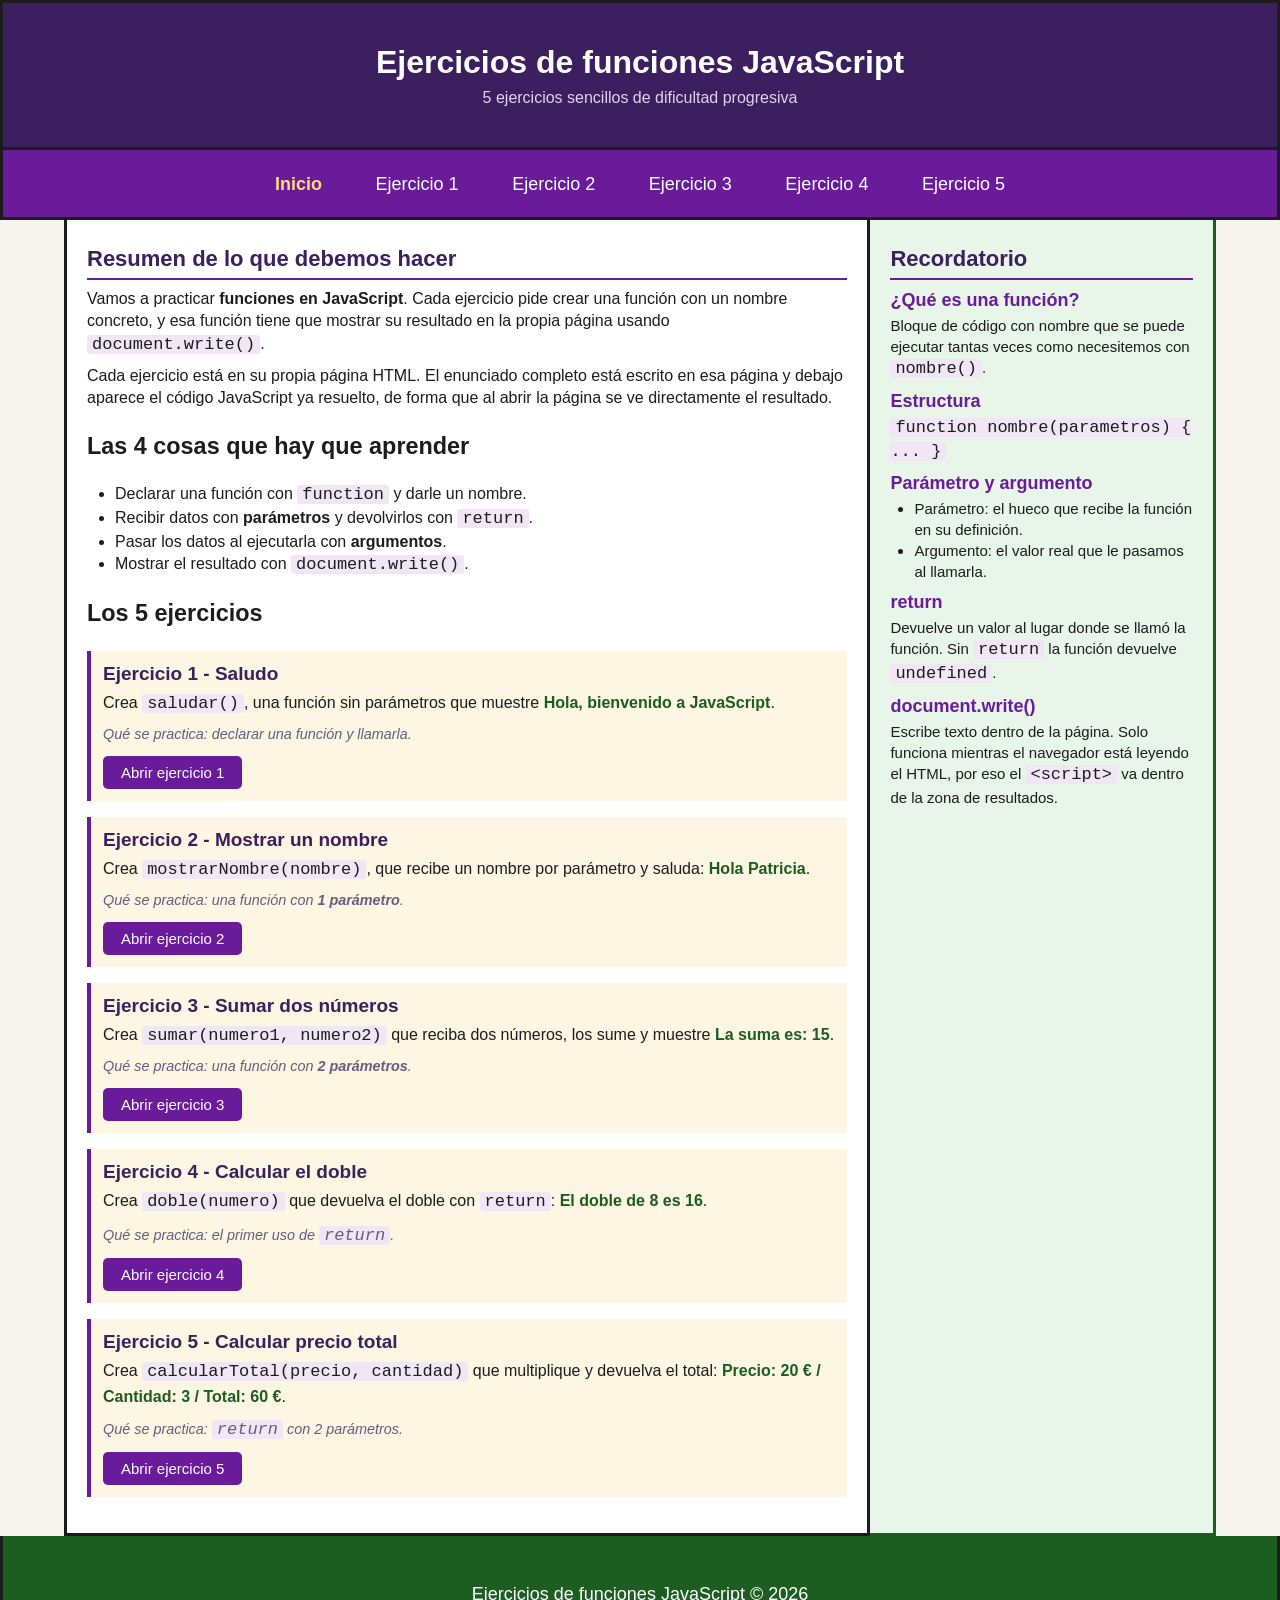
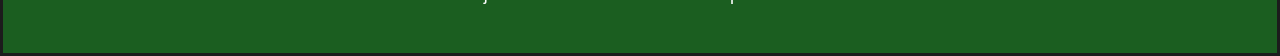
<file: Tareas/Cuarta_tarea/Tarea1/index.html>
<!DOCTYPE html>
<!-- define el documento como HTML5 -->

<html lang="es">
<!-- raíz de la página, lang="es" indica que el contenido está en español -->

<head>
    <!-- codificación de caracteres, permite tildes y Ñ -->
    <meta charset="UTF-8">

    <!-- hace que la página se adapte al tamaño de la pantalla (móvil/PC) -->
    <meta name="viewport" content="width=device-width, initial-scale=1.0">

    <!-- texto que aparece en la pestaña del navegador -->
    <title>Inicio | JavaScript - Ejercicios de funciones</title>

    <!-- conecta este HTML con su hoja de estilos CSS externa -->
    <link rel="stylesheet" href="css/estilos.css">
</head>

<body>
<!-- todo lo visible de la página empieza aquí -->

    <!-- ============ HEADER ============ -->
    <header class="header">
        <!-- cabecera de la página -->
        <h1>Ejercicios de funciones JavaScript</h1>
        <!-- título principal -->
        <p>5 ejercicios sencillos de dificultad progresiva</p>
        <!-- subtítulo con el número de ejercicios -->
    </header>

    <!-- ============ NAV ============ -->
    <nav class="nav">
        <!-- menú de navegación horizontal -->
        <a href="index.html" class="activo">Inicio</a>
        <!-- enlace a esta misma página, marcado como activo -->
        <a href="ejercicio1.html">Ejercicio 1</a>
        <a href="ejercicio2.html">Ejercicio 2</a>
        <a href="ejercicio3.html">Ejercicio 3</a>
        <a href="ejercicio4.html">Ejercicio 4</a>
        <a href="ejercicio5.html">Ejercicio 5</a>
    </nav>

    <!-- ============ CONTENEDOR PRINCIPAL ============ -->
    <div class="contenedor">
        <!-- caja que agrupa MAIN y ASIDE y los pone uno al lado del otro -->

        <!-- ============ MAIN: RESUMEN ============ -->
        <main class="main">
            <h2>Resumen de lo que debemos hacer</h2>
            <!-- título de la zona de resumen -->

            <p>
                Vamos a practicar <strong>funciones en JavaScript</strong>. Cada ejercicio
                pide crear una función con un nombre concreto, y esa función tiene que
                mostrar su resultado en la propia página usando
                <code>document.write()</code>.
            </p>

            <p>
                Cada ejercicio está en su propia página HTML. El enunciado completo está
                escrito en esa página y debajo aparece el código JavaScript ya resuelto,
                de forma que al abrir la página se ve directamente el resultado.
            </p>

            <h3>Las 4 cosas que hay que aprender</h3>
            <ul>
                <li>Declarar una función con <code>function</code> y darle un nombre.</li>
                <li>Recibir datos con <strong>parámetros</strong> y devolvirlos con <code>return</code>.</li>
                <li>Pasar los datos al ejecutarla con <strong>argumentos</strong>.</li>
                <li>Mostrar el resultado con <code>document.write()</code>.</li>
            </ul>

            <h3>Los 5 ejercicios</h3>

            <!-- ---- TARJETA DEL EJERCICIO 1 ---- -->
            <div class="ejercicio">
                <h3>Ejercicio 1 - Saludo</h3>
                <p>
                    Crea <code>saludar()</code>, una función sin parámetros que muestre
                    <em>Hola, bienvenido a JavaScript</em>.
                </p>
                <p class="concepto">Qué se practica: declarar una función y llamarla.</p>
                <a class="boton" href="ejercicio1.html">Abrir ejercicio 1</a>
            </div>

            <!-- ---- TARJETA DEL EJERCICIO 2 ---- -->
            <div class="ejercicio">
                <h3>Ejercicio 2 - Mostrar un nombre</h3>
                <p>
                    Crea <code>mostrarNombre(nombre)</code>, que recibe un nombre por
                    parámetro y saluda: <em>Hola Patricia</em>.
                </p>
                <p class="concepto">Qué se practica: una función con <strong>1 parámetro</strong>.</p>
                <a class="boton" href="ejercicio2.html">Abrir ejercicio 2</a>
            </div>

            <!-- ---- TARJETA DEL EJERCICIO 3 ---- -->
            <div class="ejercicio">
                <h3>Ejercicio 3 - Sumar dos números</h3>
                <p>
                    Crea <code>sumar(numero1, numero2)</code> que reciba dos números,
                    los sume y muestre <em>La suma es: 15</em>.
                </p>
                <p class="concepto">Qué se practica: una función con <strong>2 parámetros</strong>.</p>
                <a class="boton" href="ejercicio3.html">Abrir ejercicio 3</a>
            </div>

            <!-- ---- TARJETA DEL EJERCICIO 4 ---- -->
            <div class="ejercicio">
                <h3>Ejercicio 4 - Calcular el doble</h3>
                <p>
                    Crea <code>doble(numero)</code> que devuelva el doble con
                    <code>return</code>: <em>El doble de 8 es 16</em>.
                </p>
                <p class="concepto">Qué se practica: el primer uso de <code>return</code>.</p>
                <a class="boton" href="ejercicio4.html">Abrir ejercicio 4</a>
            </div>

            <!-- ---- TARJETA DEL EJERCICIO 5 ---- -->
            <div class="ejercicio">
                <h3>Ejercicio 5 - Calcular precio total</h3>
                <p>
                    Crea <code>calcularTotal(precio, cantidad)</code> que multiplique y
                    devuelva el total: <em>Precio: 20 € / Cantidad: 3 / Total: 60 €</em>.
                </p>
                <p class="concepto">Qué se practica: <code>return</code> con 2 parámetros.</p>
                <a class="boton" href="ejercicio5.html">Abrir ejercicio 5</a>
            </div>

        </main>

        <!-- ============ ASIDE: AYUDA / CONCEPTOS ============ -->
        <aside class="aside">
            <h2>Recordatorio</h2>

            <h3>¿Qué es una función?</h3>
            <p>
                Bloque de código con nombre que se puede ejecutar tantas veces
                como necesitemos con <code>nombre()</code>.
            </p>

            <h3>Estructura</h3>
            <p>
                <code>function nombre(parametros) { ... }</code>
            </p>

            <h3>Parámetro y argumento</h3>
            <ul>
                <li>Parámetro: el hueco que recibe la función en su definición.</li>
                <li>Argumento: el valor real que le pasamos al llamarla.</li>
            </ul>

            <h3>return</h3>
            <p>
                Devuelve un valor al lugar donde se llamó la función.
                Sin <code>return</code> la función devuelve <code>undefined</code>.
            </p>

            <h3>document.write()</h3>
            <p>
                Escribe texto dentro de la página. Solo funciona mientras el navegador
                está leyendo el HTML, por eso el <code>&lt;script&gt;</code> va dentro
                de la zona de resultados.
            </p>
        </aside>

    </div>

    <!-- ============ FOOTER ============ -->
    <footer class="footer">
        <p>Ejercicios de funciones JavaScript &copy; 2026</p>
    </footer>

<script src="../../navegacion.js"></script>
</body>
</html>
</file>
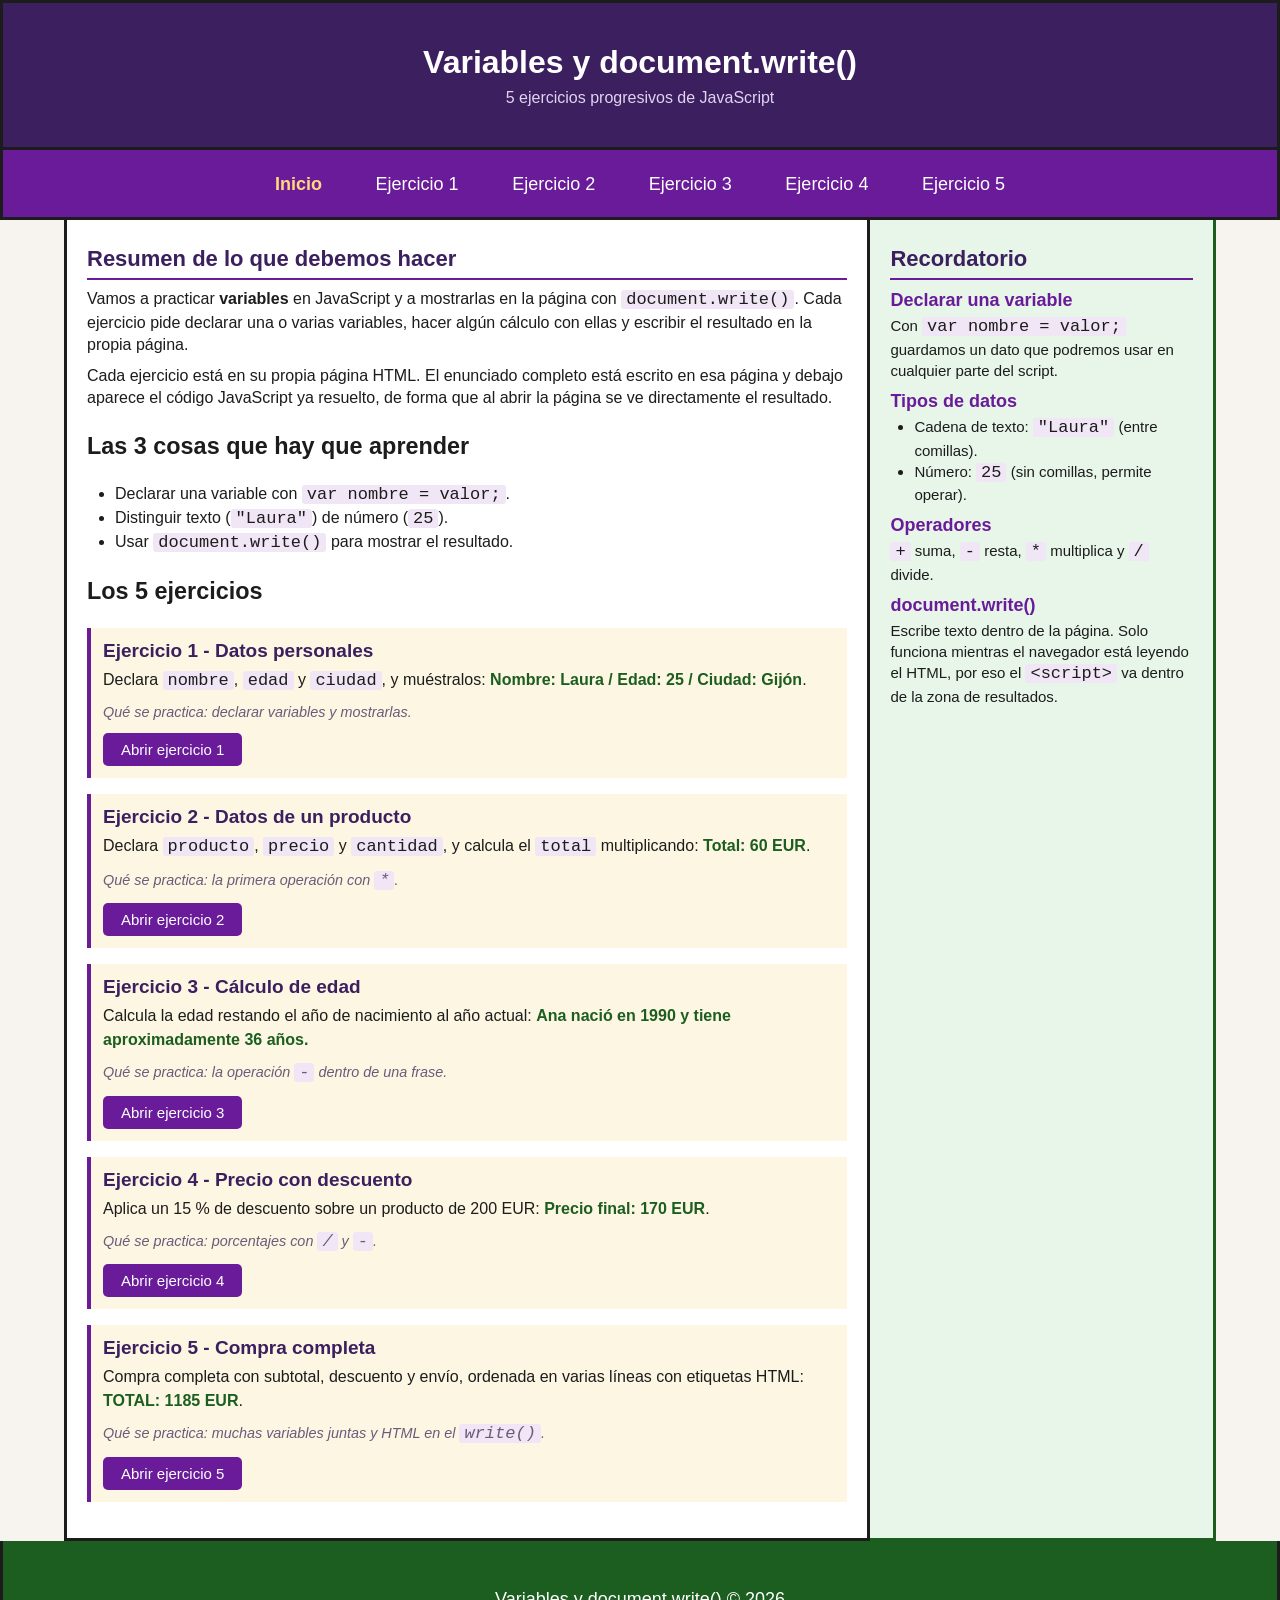
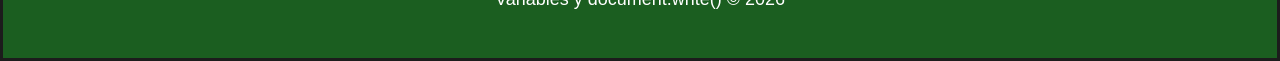
<file: Tareas/Cuarta_tarea/Tarea2/index.html>
<!DOCTYPE html>
<html lang="es">
<head>
    <meta charset="UTF-8">
    <meta name="viewport" content="width=device-width, initial-scale=1.0">
    <title>Inicio | JavaScript - Variables y document.write()</title>
    <link rel="stylesheet" href="css/estilos.css">
</head>
<body>

    <header class="header">
        <h1>Variables y document.write()</h1>
        <p>5 ejercicios progresivos de JavaScript</p>
    </header>

    <nav class="nav">
        <a href="index.html" class="activo">Inicio</a>
        <a href="ejercicio1.html">Ejercicio 1</a>
        <a href="ejercicio2.html">Ejercicio 2</a>
        <a href="ejercicio3.html">Ejercicio 3</a>
        <a href="ejercicio4.html">Ejercicio 4</a>
        <a href="ejercicio5.html">Ejercicio 5</a>
    </nav>

    <div class="contenedor">

        <main class="main">
            <h2>Resumen de lo que debemos hacer</h2>

            <p>
                Vamos a practicar <strong>variables</strong> en JavaScript y a mostrarlas
                en la página con <code>document.write()</code>. Cada ejercicio pide
                declarar una o varias variables, hacer algún cálculo con ellas y
                escribir el resultado en la propia página.
            </p>

            <p>
                Cada ejercicio está en su propia página HTML. El enunciado completo está
                escrito en esa página y debajo aparece el código JavaScript ya resuelto,
                de forma que al abrir la página se ve directamente el resultado.
            </p>

            <h3>Las 3 cosas que hay que aprender</h3>
            <ul>
                <li>Declarar una variable con <code>var nombre = valor;</code>.</li>
                <li>Distinguir texto (<code>"Laura"</code>) de número (<code>25</code>).</li>
                <li>Usar <code>document.write()</code> para mostrar el resultado.</li>
            </ul>

            <h3>Los 5 ejercicios</h3>

            <div class="ejercicio">
                <h3>Ejercicio 1 - Datos personales</h3>
                <p>
                    Declara <code>nombre</code>, <code>edad</code> y <code>ciudad</code>,
                    y muéstralos: <em>Nombre: Laura / Edad: 25 / Ciudad: Gijón</em>.
                </p>
                <p class="concepto">Qué se practica: declarar variables y mostrarlas.</p>
                <a class="boton" href="ejercicio1.html">Abrir ejercicio 1</a>
            </div>

            <div class="ejercicio">
                <h3>Ejercicio 2 - Datos de un producto</h3>
                <p>
                    Declara <code>producto</code>, <code>precio</code> y
                    <code>cantidad</code>, y calcula el <code>total</code> multiplicando:
                    <em>Total: 60 EUR</em>.
                </p>
                <p class="concepto">Qué se practica: la primera operación con <code>*</code>.</p>
                <a class="boton" href="ejercicio2.html">Abrir ejercicio 2</a>
            </div>

            <div class="ejercicio">
                <h3>Ejercicio 3 - Cálculo de edad</h3>
                <p>
                    Calcula la edad restando el año de nacimiento al año actual:
                    <em>Ana nació en 1990 y tiene aproximadamente 36 años.</em>
                </p>
                <p class="concepto">Qué se practica: la operación <code>-</code> dentro de una frase.</p>
                <a class="boton" href="ejercicio3.html">Abrir ejercicio 3</a>
            </div>

            <div class="ejercicio">
                <h3>Ejercicio 4 - Precio con descuento</h3>
                <p>
                    Aplica un 15 % de descuento sobre un producto de 200 EUR:
                    <em>Precio final: 170 EUR</em>.
                </p>
                <p class="concepto">Qué se practica: porcentajes con <code>/</code> y <code>-</code>.</p>
                <a class="boton" href="ejercicio4.html">Abrir ejercicio 4</a>
            </div>

            <div class="ejercicio">
                <h3>Ejercicio 5 - Compra completa</h3>
                <p>
                    Compra completa con subtotal, descuento y envío, ordenada en varias
                    líneas con etiquetas HTML: <em>TOTAL: 1185 EUR</em>.
                </p>
                <p class="concepto">Qué se practica: muchas variables juntas y HTML en el <code>write()</code>.</p>
                <a class="boton" href="ejercicio5.html">Abrir ejercicio 5</a>
            </div>

        </main>

        <aside class="aside">
            <h2>Recordatorio</h2>

            <h3>Declarar una variable</h3>
            <p>
                Con <code>var nombre = valor;</code> guardamos un dato que
                podremos usar en cualquier parte del script.
            </p>

            <h3>Tipos de datos</h3>
            <ul>
                <li>Cadena de texto: <code>"Laura"</code> (entre comillas).</li>
                <li>Número: <code>25</code> (sin comillas, permite operar).</li>
            </ul>

            <h3>Operadores</h3>
            <p>
                <code>+</code> suma, <code>-</code> resta,
                <code>*</code> multiplica y <code>/</code> divide.
            </p>

            <h3>document.write()</h3>
            <p>
                Escribe texto dentro de la página. Solo funciona mientras el navegador
                está leyendo el HTML, por eso el <code>&lt;script&gt;</code> va dentro
                de la zona de resultados.
            </p>
        </aside>

    </div>

    <footer class="footer">
        <p>Variables y document.write() &copy; 2026</p>
    </footer>

<script src="../../navegacion.js"></script>
</body>
</html>
</file>
<file: Ejercicios_IA/ADEV_PORFOLIO/style.css>
﻿:root {
    --primary: #00f0ff;
    --primary-dim: #00f0ff33;
    --secondary: #a855f7;
    --accent: #f472b6;
    --bg-dark: #0a0a0f;
    --bg-card: #111118;
    --bg-glass: rgba(17, 17, 24, 0.7);
    --text: #e2e8f0;
    --text-dim: #94a3b8;
    --border: #1e293b;
    --gradient-1: linear-gradient(135deg, #00f0ff, #a855f7);
    --gradient-2: linear-gradient(135deg, #a855f7, #f472b6);
    --gradient-3: linear-gradient(135deg, #f472b6, #fb923c);
}

* { margin: 0; padding: 0; box-sizing: border-box; }

html {
    scroll-behavior: smooth;
    scrollbar-width: thin;
    scrollbar-color: var(--primary) var(--bg-dark);
}

::-webkit-scrollbar { width: 6px; }
::-webkit-scrollbar-track { background: var(--bg-dark); }
::-webkit-scrollbar-thumb { background: var(--primary); border-radius: 3px; }

body {
    font-family: 'Rajdhani', sans-serif;
    background: var(--bg-dark);
    color: var(--text);
    overflow-x: hidden;
    cursor: none;
}

#matrix-canvas {
    position: fixed;
    top: 0;
    left: 0;
    width: 100%;
    height: 100%;
    z-index: 0;
    opacity: 0.07;
    pointer-events: none;
}

#custom-cursor {
    position: fixed;
    width: 20px;
    height: 20px;
    border: 2px solid var(--primary);
    border-radius: 50%;
    pointer-events: none;
    z-index: 10000;
    transition: transform 0.1s ease, background 0.2s ease;
    mix-blend-mode: difference;
}

#custom-cursor.hover {
    transform: scale(2);
    background: var(--primary-dim);
}

#cursor-trail {
    position: fixed;
    width: 8px;
    height: 8px;
    background: var(--primary);
    border-radius: 50%;
    pointer-events: none;
    z-index: 9999;
    opacity: 0.5;
    transition: transform 0.3s ease;
}

@media (max-width: 768px) {
    #custom-cursor, #cursor-trail { display: none; }
    body { cursor: auto; }
}

.container {
    max-width: 1200px;
    margin: 0 auto;
    padding: 0 2rem;
}

.section {
    position: relative;
    z-index: 1;
    min-height: 100vh;
    padding: 120px 0;
}

.glass-card {
    background: var(--bg-glass);
    backdrop-filter: blur(20px);
    -webkit-backdrop-filter: blur(20px);
    border: 1px solid var(--border);
    border-radius: 16px;
    transition: all 0.4s cubic-bezier(0.175, 0.885, 0.32, 1.275);
}

.glass-card:hover {
    border-color: var(--primary-dim);
    box-shadow: 0 0 30px var(--primary-dim), inset 0 0 30px rgba(0, 240, 255, 0.03);
    transform: translateY(-5px);
}

/* NAVBAR */
#navbar {
    position: fixed;
    top: 0;
    width: 100%;
    z-index: 1000;
    padding: 1rem 2rem;
    display: flex;
    justify-content: space-between;
    align-items: center;
    background: rgba(10, 10, 15, 0.8);
    backdrop-filter: blur(20px);
    border-bottom: 1px solid var(--border);
    transition: all 0.3s ease;
}

#navbar.scrolled {
    padding: 0.5rem 2rem;
    box-shadow: 0 4px 30px rgba(0, 240, 255, 0.1);
}

.nav-logo {
    font-family: 'Orbitron', sans-serif;
    font-size: 1.5rem;
    font-weight: 900;
}

.nav-links { display: flex; gap: 2rem; }

.nav-link {
    color: var(--text-dim);
    text-decoration: none;
    font-weight: 500;
    font-size: 0.95rem;
    letter-spacing: 1px;
    text-transform: uppercase;
    transition: color 0.3s;
    position: relative;
}

.nav-link::after {
    content: '';
    position: absolute;
    bottom: -4px;
    left: 0;
    width: 0;
    height: 2px;
    background: var(--primary);
    transition: width 0.3s;
}

.nav-link:hover, .nav-link.active { color: var(--primary); }
.nav-link:hover::after, .nav-link.active::after { width: 100%; }

.nav-hamburger {
    display: none;
    flex-direction: column;
    gap: 5px;
    cursor: pointer;
    z-index: 1001;
}

.nav-hamburger span {
    width: 25px;
    height: 2px;
    background: var(--text);
    transition: all 0.3s;
}

.nav-hamburger.active span:nth-child(1) { transform: rotate(45deg) translate(5px, 5px); }
.nav-hamburger.active span:nth-child(2) { opacity: 0; }
.nav-hamburger.active span:nth-child(3) { transform: rotate(-45deg) translate(5px, -5px); }

.mobile-menu {
    display: none;
    position: fixed;
    top: 0;
    left: 0;
    width: 100%;
    height: 100vh;
    background: rgba(10, 10, 15, 0.95);
    backdrop-filter: blur(20px);
    z-index: 999;
    flex-direction: column;
    justify-content: center;
    align-items: center;
    gap: 2rem;
    opacity: 0;
    pointer-events: none;
    transition: opacity 0.3s;
}

.mobile-menu.active {
    opacity: 1;
    pointer-events: all;
}

.mobile-link {
    color: var(--text);
    text-decoration: none;
    font-family: 'Orbitron', sans-serif;
    font-size: 1.5rem;
    font-weight: 700;
    text-transform: uppercase;
    transition: color 0.3s;
}

.mobile-link:hover { color: var(--primary); }

@media (max-width: 768px) {
    .nav-links { display: none; }
    .nav-hamburger { display: flex; }
    .mobile-menu { display: flex; }
}

/* GLITCH EFFECT */
.glitch {
    position: relative;
    color: var(--primary);
}

.glitch::before, .glitch::after {
    content: attr(data-text);
    position: absolute;
    top: 0;
    left: 0;
    width: 100%;
    height: 100%;
}

.glitch::before {
    animation: glitch-1 2s infinite linear alternate-reverse;
    clip-path: polygon(0 0, 100% 0, 100% 35%, 0 35%);
    -webkit-text-stroke: 0;
    color: var(--accent);
}

.glitch::after {
    animation: glitch-2 3s infinite linear alternate-reverse;
    clip-path: polygon(0 65%, 100% 65%, 100% 100%, 0 100%);
    color: var(--secondary);
}

@keyframes glitch-1 {
    0% { transform: translate(0); }
    20% { transform: translate(-2px, 2px); }
    40% { transform: translate(-2px, -2px); }
    60% { transform: translate(2px, 2px); }
    80% { transform: translate(2px, -2px); }
    100% { transform: translate(0); }
}

@keyframes glitch-2 {
    0% { transform: translate(0); }
    20% { transform: translate(2px, -2px); }
    40% { transform: translate(2px, 2px); }
    60% { transform: translate(-2px, -2px); }
    80% { transform: translate(-2px, 2px); }
    100% { transform: translate(0); }
}

/* HERO */
.hero-section {
    display: flex;
    flex-direction: column;
    justify-content: center;
    align-items: center;
    text-align: center;
    min-height: 100vh;
    position: relative;
}

.hero-particles {
    position: absolute;
    top: 0;
    left: 0;
    width: 100%;
    height: 100%;
    pointer-events: none;
}

.hero-content { position: relative; z-index: 2; }

.hero-badge {
    display: inline-flex;
    align-items: center;
    gap: 8px;
    padding: 8px 20px;
    background: rgba(0, 240, 255, 0.1);
    border: 1px solid var(--primary-dim);
    border-radius: 50px;
    font-size: 0.85rem;
    color: var(--primary);
    margin-bottom: 2rem;
    animation: fadeInDown 0.8s ease;
}

.pulse-dot {
    width: 8px;
    height: 8px;
    background: var(--primary);
    border-radius: 50%;
    animation: pulse 2s infinite;
}

@keyframes pulse {
    0%, 100% { opacity: 1; transform: scale(1); }
    50% { opacity: 0.5; transform: scale(1.5); }
}

.hero-title {
    font-family: 'Orbitron', sans-serif;
    margin-bottom: 1.5rem;
}

.hero-line {
    display: block;
}

.line-1 {
    font-size: 1.2rem;
    font-weight: 400;
    color: var(--text-dim);
    letter-spacing: 4px;
    text-transform: uppercase;
    margin-bottom: 0.5rem;
    animation: fadeInUp 0.8s ease 0.2s both;
}

.line-2 {
    font-size: 3.5rem;
    font-weight: 900;
    background: var(--gradient-1);
    -webkit-background-clip: text;
    -webkit-text-fill-color: transparent;
    background-clip: text;
    margin-bottom: 0.5rem;
    animation: fadeInUp 0.8s ease 0.4s both;
    min-height: 4.5rem;
}

.line-3 {
    font-size: 1.5rem;
    font-weight: 500;
    color: var(--text-dim);
    animation: fadeInUp 0.8s ease 0.6s both;
}

.hero-subtitle {
    font-size: 1.1rem;
    color: var(--text-dim);
    margin-bottom: 2.5rem;
    font-family: 'JetBrains Mono', monospace;
    animation: fadeInUp 0.8s ease 0.8s both;
}

.code-tag { color: var(--primary); font-weight: 700; }

.hero-cta {
    display: flex;
    gap: 1rem;
    justify-content: center;
    margin-bottom: 3rem;
    animation: fadeInUp 0.8s ease 1s both;
}

.btn {
    display: inline-flex;
    align-items: center;
    gap: 8px;
    padding: 14px 32px;
    border-radius: 12px;
    text-decoration: none;
    font-weight: 600;
    font-size: 1rem;
    transition: all 0.3s;
    position: relative;
    overflow: hidden;
}

.btn-primary {
    background: var(--gradient-1);
    color: var(--bg-dark);
}

.btn-primary:hover {
    transform: translateY(-2px);
    box-shadow: 0 10px 40px var(--primary-dim);
}

.btn-secondary {
    background: transparent;
    color: var(--primary);
    border: 1px solid var(--primary);
}

.btn-secondary:hover {
    background: var(--primary-dim);
    transform: translateY(-2px);
}

.hero-stats {
    display: flex;
    justify-content: center;
    align-items: center;
    gap: 2rem;
    animation: fadeInUp 0.8s ease 1.2s both;
}

.stat-number {
    font-family: 'Orbitron', sans-serif;
    font-size: 2rem;
    font-weight: 900;
    color: var(--primary);
    display: block;
}

.stat-label {
    font-size: 0.85rem;
    color: var(--text-dim);
    text-transform: uppercase;
    letter-spacing: 1px;
}

.stat-divider {
    width: 1px;
    height: 40px;
    background: var(--border);
}

@keyframes fadeInUp {
    from { opacity: 0; transform: translateY(30px); }
    to { opacity: 1; transform: translateY(0); }
}

@keyframes fadeInDown {
    from { opacity: 0; transform: translateY(-20px); }
    to { opacity: 1; transform: translateY(0); }
}

.scroll-indicator {
    position: absolute;
    bottom: 2rem;
    display: flex;
    flex-direction: column;
    align-items: center;
    gap: 8px;
    animation: fadeInUp 0.8s ease 1.4s both;
}

.mouse {
    width: 24px;
    height: 38px;
    border: 2px solid var(--text-dim);
    border-radius: 12px;
    position: relative;
}

.wheel {
    width: 4px;
    height: 8px;
    background: var(--primary);
    border-radius: 2px;
    position: absolute;
    top: 6px;
    left: 50%;
    transform: translateX(-50%);
    animation: scroll-wheel 2s infinite;
}

@keyframes scroll-wheel {
    0% { opacity: 1; top: 6px; }
    100% { opacity: 0; top: 20px; }
}

.scroll-indicator span {
    font-size: 0.7rem;
    text-transform: uppercase;
    letter-spacing: 2px;
    color: var(--text-dim);
}

/* SECTION HEADER */
.section-header {
    margin-bottom: 4rem;
    position: relative;
}

.section-number {
    font-family: 'Orbitron', sans-serif;
    font-size: 0.8rem;
    color: var(--primary);
    letter-spacing: 3px;
    display: block;
    margin-bottom: 0.5rem;
}

.section-title {
    font-family: 'Orbitron', sans-serif;
    font-size: 2.5rem;
    font-weight: 900;
}

.accent { color: var(--primary); }

.section-line {
    width: 60px;
    height: 3px;
    background: var(--gradient-1);
    margin-top: 1rem;
    border-radius: 2px;
}

/* ABOUT */
.about-grid {
    display: grid;
    grid-template-columns: repeat(auto-fit, minmax(320px, 1fr));
    gap: 2rem;
}

.about-card {
    padding: 2.5rem;
}

.card-icon {
    width: 60px;
    height: 60px;
    display: flex;
    align-items: center;
    justify-content: center;
    background: var(--primary-dim);
    border-radius: 12px;
    margin-bottom: 1.5rem;
    color: var(--primary);
}

.about-card h3 {
    font-family: 'Orbitron', sans-serif;
    font-size: 1.2rem;
    margin-bottom: 1rem;
    color: var(--primary);
}

.about-card p {
    color: var(--text-dim);
    line-height: 1.8;
    font-size: 1rem;
}

.about-card strong { color: var(--text); }

/* SKILLS ORBIT */
.skills-orbit {
    position: relative;
    width: 500px;
    height: 500px;
    margin: 0 auto 4rem;
}

.orbit-center {
    position: absolute;
    top: 50%;
    left: 50%;
    transform: translate(-50%, -50%);
    width: 100px;
    height: 100px;
    background: var(--gradient-1);
    border-radius: 50%;
    display: flex;
    align-items: center;
    justify-content: center;
    font-family: 'Orbitron', sans-serif;
    font-weight: 900;
    font-size: 0.8rem;
    color: var(--bg-dark);
    z-index: 10;
    box-shadow: 0 0 60px var(--primary-dim);
}

.orbit-ring {
    position: absolute;
    top: 50%;
    left: 50%;
    border: 1px solid var(--border);
    border-radius: 50%;
    animation: orbit-spin 60s linear infinite;
}

.ring-1 {
    width: 280px;
    height: 280px;
    margin: -140px 0 0 -140px;
}

.ring-2 {
    width: 380px;
    height: 380px;
    margin: -190px 0 0 -190px;
    animation-duration: 90s;
    animation-direction: reverse;
}

.ring-3 {
    width: 480px;
    height: 480px;
    margin: -240px 0 0 -240px;
    animation-duration: 120s;
}

@keyframes orbit-spin {
    from { transform: rotate(0deg); }
    to { transform: rotate(360deg); }
}

.skill-node {
    position: absolute;
    top: 50%;
    left: 50%;
    width: 60px;
    height: 60px;
    margin: -30px 0 0 -30px;
    transform: rotate(var(--angle)) translateX(140px) rotate(calc(-1 * var(--angle)));
    display: flex;
    flex-direction: column;
    align-items: center;
    justify-content: center;
    background: var(--bg-card);
    border: 1px solid var(--border);
    border-radius: 12px;
    font-size: 0.7rem;
    font-weight: 600;
    animation: orbit-counter 60s linear infinite;
    cursor: pointer;
    transition: all 0.3s;
}

.ring-2 .skill-node {
    transform: rotate(var(--angle)) translateX(190px) rotate(calc(-1 * var(--angle)));
    animation: orbit-counter-reverse 90s linear infinite;
}

.ring-3 .skill-node {
    transform: rotate(var(--angle)) translateX(240px) rotate(calc(-1 * var(--angle)));
    animation: orbit-counter 120s linear infinite;
    width: auto;
    padding: 4px 10px;
}

.skill-node:hover {
    border-color: var(--primary);
    box-shadow: 0 0 20px var(--primary-dim);
    transform: rotate(var(--angle)) translateX(140px) rotate(calc(-1 * var(--angle))) scale(1.15);
}

.ring-2 .skill-node:hover {
    transform: rotate(var(--angle)) translateX(190px) rotate(calc(-1 * var(--angle))) scale(1.15);
}

.ring-3 .skill-node:hover {
    transform: rotate(var(--angle)) translateX(240px) rotate(calc(-1 * var(--angle))) scale(1.15);
}

@keyframes orbit-counter {
    from { transform: rotate(var(--angle)) translateX(140px) rotate(calc(-1 * var(--angle))); }
    to { transform: rotate(calc(var(--angle) + 360deg)) translateX(140px) rotate(calc(-1 * var(--angle) - 360deg)); }
}

@keyframes orbit-counter-reverse {
    from { transform: rotate(var(--angle)) translateX(190px) rotate(calc(-1 * var(--angle))); }
    to { transform: rotate(calc(var(--angle) - 360deg)) translateX(190px) rotate(calc(-1 * var(--angle) + 360deg)); }
}

.skill-icon { font-size: 1.5rem; margin-bottom: 2px; }
.skill-node.small .skill-icon { font-size: 1.2rem; }

@media (max-width: 600px) {
    .skills-orbit { width: 300px; height: 300px; }
    .orbit-center { width: 70px; height: 70px; font-size: 0.6rem; }
    .ring-1 { width: 180px; height: 180px; margin: -90px 0 0 -90px; }
    .ring-2 { width: 240px; height: 240px; margin: -120px 0 0 -120px; }
    .ring-3 { display: none; }
    .skill-node { width: 40px; height: 40px; margin: -20px 0 0 -20px; font-size: 0.5rem; }
    .ring-1 .skill-node { transform: rotate(var(--angle)) translateX(90px) rotate(calc(-1 * var(--angle))); }
    .ring-2 .skill-node { transform: rotate(var(--angle)) translateX(120px) rotate(calc(-1 * var(--angle))); }
    .skill-icon { font-size: 1rem; }
}

/* SKILL BARS */
.skills-bars {
    max-width: 700px;
    margin: 0 auto;
}

.skill-bar-container { margin-bottom: 1.5rem; }

.skill-bar-header {
    display: flex;
    justify-content: space-between;
    margin-bottom: 0.5rem;
}

.skill-name { font-weight: 600; font-size: 0.95rem; }
.skill-percent { color: var(--primary); font-family: 'JetBrains Mono', monospace; font-size: 0.85rem; }

.skill-bar {
    width: 100%;
    height: 8px;
    background: var(--border);
    border-radius: 4px;
    overflow: hidden;
}

.skill-fill {
    height: 100%;
    width: 0;
    background: var(--gradient-1);
    border-radius: 4px;
    transition: width 1.5s cubic-bezier(0.165, 0.84, 0.44, 1);
}

/* PROJECTS */
.projects-grid {
    display: grid;
    grid-template-columns: repeat(auto-fit, minmax(340px, 1fr));
    gap: 2rem;
    margin-bottom: 4rem;
}

.project-card { overflow: hidden; }

.project-image {
    height: 220px;
    position: relative;
    overflow: hidden;
}

.project-gradient {
    width: 100%;
    height: 100%;
}

.gradient-1 { background: linear-gradient(135deg, #0a0a0f 0%, #1a0a2e 30%, #00f0ff20 60%, #a855f730 100%); }
.gradient-2 { background: linear-gradient(135deg, #0a0a0f 0%, #2e0a1a 30%, #a855f720 60%, #f472b630 100%); }
.gradient-3 { background: linear-gradient(135deg, #0a0a0f 0%, #0a2e1a 30%, #f472b620 60%, #fb923c30 100%); }

.project-3d-icon {
    position: absolute;
    top: 50%;
    left: 50%;
    transform: translate(-50%, -50%);
    color: var(--primary);
    opacity: 0.3;
    animation: float 6s ease-in-out infinite;
}

@keyframes float {
    0%, 100% { transform: translate(-50%, -50%) translateY(0); }
    50% { transform: translate(-50%, -50%) translateY(-15px); }
}

.project-overlay {
    position: absolute;
    top: 0;
    left: 0;
    width: 100%;
    height: 100%;
    background: rgba(10, 10, 15, 0.8);
    display: flex;
    align-items: center;
    justify-content: center;
    opacity: 0;
    transition: opacity 0.3s;
    z-index: 2;
}

.project-card:hover .project-overlay { opacity: 1; }

.project-links { display: flex; gap: 1rem; }

.project-link {
    width: 50px;
    height: 50px;
    display: flex;
    align-items: center;
    justify-content: center;
    background: var(--primary);
    color: var(--bg-dark);
    border-radius: 50%;
    transition: all 0.3s;
    transform: translateY(20px);
    opacity: 0;
}

.project-card:hover .project-link {
    transform: translateY(0);
    opacity: 1;
}

.project-card:hover .project-links .project-link:nth-child(2) { transition-delay: 0.1s; }

.project-link:hover { transform: scale(1.1) !important; }

.project-content { padding: 1.5rem; }

.project-tags { display: flex; gap: 8px; margin-bottom: 1rem; flex-wrap: wrap; }

.tag {
    padding: 4px 12px;
    background: var(--primary-dim);
    color: var(--primary);
    border-radius: 20px;
    font-size: 0.75rem;
    font-weight: 600;
    letter-spacing: 0.5px;
}

.project-title {
    font-family: 'Orbitron', sans-serif;
    font-size: 1.3rem;
    margin-bottom: 0.5rem;
}

.project-desc {
    color: var(--text-dim);
    font-size: 0.95rem;
    line-height: 1.6;
}

/* PROJECTS IN PROGRESS */
.pip-title {
    font-family: 'Orbitron', sans-serif;
    font-size: 1.2rem;
    margin-bottom: 2rem;
    display: flex;
    align-items: center;
    gap: 10px;
}

.pip-icon { font-size: 1.5rem; }

.pip-grid {
    display: grid;
    grid-template-columns: repeat(auto-fit, minmax(250px, 1fr));
    gap: 1.5rem;
}

.pip-card {
    padding: 1.5rem;
    position: relative;
    overflow: hidden;
}

.pip-status {
    width: 10px;
    height: 10px;
    border-radius: 50%;
    position: absolute;
    top: 1.5rem;
    right: 1.5rem;
}

.pip-status.en-desarrollo {
    background: #facc15;
    box-shadow: 0 0 10px #facc15;
    animation: pulse 2s infinite;
}

.pip-status.planeacion {
    background: var(--text-dim);
    box-shadow: 0 0 10px var(--text-dim);
}

.pip-card h4 {
    font-family: 'Orbitron', sans-serif;
    font-size: 1rem;
    margin-bottom: 0.5rem;
}

.pip-card p {
    color: var(--text-dim);
    font-size: 0.9rem;
    line-height: 1.5;
    margin-bottom: 1rem;
}

.pip-badge {
    display: inline-block;
    padding: 4px 12px;
    background: var(--primary-dim);
    color: var(--primary);
    border-radius: 20px;
    font-size: 0.7rem;
    font-weight: 600;
    text-transform: uppercase;
    letter-spacing: 1px;
}

/* TIMELINE */
.timeline {
    position: relative;
    padding-left: 40px;
}

.timeline::before {
    content: '';
    position: absolute;
    left: 15px;
    top: 0;
    bottom: 0;
    width: 2px;
    background: var(--border);
}

.timeline-item {
    position: relative;
    margin-bottom: 2rem;
    padding-left: 20px;
}

.timeline-dot {
    position: absolute;
    left: -33px;
    top: 25px;
    width: 14px;
    height: 14px;
    background: var(--primary);
    border-radius: 50%;
    border: 3px solid var(--bg-dark);
    box-shadow: 0 0 10px var(--primary-dim);
}

.timeline-content { padding: 2rem; }

.timeline-date {
    font-family: 'JetBrains Mono', monospace;
    font-size: 0.8rem;
    color: var(--primary);
    margin-bottom: 0.5rem;
    text-transform: uppercase;
    letter-spacing: 2px;
}

.timeline-content h3 {
    font-family: 'Orbitron', sans-serif;
    font-size: 1.1rem;
    margin-bottom: 0.5rem;
}

.timeline-badge {
    display: inline-block;
    padding: 4px 12px;
    border-radius: 20px;
    font-size: 0.7rem;
    font-weight: 600;
    text-transform: uppercase;
    letter-spacing: 1px;
    margin-bottom: 1rem;
}

.timeline-badge.freelance { background: rgba(0, 240, 255, 0.15); color: var(--primary); }
.timeline-badge.personal { background: rgba(168, 85, 247, 0.15); color: var(--secondary); }
.timeline-badge.formacion { background: rgba(244, 114, 182, 0.15); color: var(--accent); }
.timeline-badge.it { background: rgba(250, 204, 21, 0.15); color: #facc15; }
.timeline-badge.gestion { background: rgba(251, 146, 60, 0.15); color: #fb923c; }

.timeline-content p {
    color: var(--text-dim);
    line-height: 1.7;
    margin-bottom: 1rem;
}

.timeline-content strong { color: var(--text); }

.timeline-link {
    color: var(--primary);
    text-decoration: none;
    font-weight: 600;
    transition: color 0.3s;
}

.timeline-link:hover { text-decoration: underline; }

/* CONTACT */
.contact-content {
    text-align: center;
    max-width: 600px;
    margin: 0 auto;
}

.contact-text {
    font-size: 1.2rem;
    color: var(--text-dim);
    margin-bottom: 1rem;
}

.contact-cta {
    font-family: 'Orbitron', sans-serif;
    font-size: 3rem;
    font-weight: 900;
    background: var(--gradient-1);
    -webkit-background-clip: text;
    -webkit-text-fill-color: transparent;
    background-clip: text;
    margin-bottom: 3rem;
}

.contact-links {
    display: flex;
    justify-content: center;
    gap: 1.5rem;
    flex-wrap: wrap;
}

.contact-btn {
    display: flex;
    flex-direction: column;
    align-items: center;
    gap: 8px;
    padding: 1.5rem 2rem;
    text-decoration: none;
    color: var(--text);
    font-weight: 600;
    min-width: 120px;
}

.contact-btn:hover { color: var(--primary); }

/* FOOTER */
.footer {
    position: relative;
    z-index: 1;
    padding: 3rem 0;
    text-align: center;
}

.footer-content { max-width: 600px; margin: 0 auto; }

.footer-logo {
    font-family: 'Orbitron', sans-serif;
    font-size: 1.5rem;
    font-weight: 900;
}

.footer-text {
    color: var(--text-dim);
    margin: 0.5rem 0;
}

.footer-line {
    width: 60px;
    height: 2px;
    background: var(--primary);
    margin: 1.5rem auto;
}

.footer-copy {
    color: var(--text-dim);
    font-size: 0.85rem;
}

/* SCROLL ANIMATIONS */
.reveal {
    opacity: 0;
    transform: translateY(40px);
    transition: all 0.8s cubic-bezier(0.165, 0.84, 0.44, 1);
}

.reveal.active {
    opacity: 1;
    transform: translateY(0);
}
</file>
<file: Tareas/Primera_Tarea/css/estilos.css>
/* ============================================================
   EJERCICIO 1 - ESTRUCTURA BASICA DE UNA PAGINA WEB
   Tema: Mi gym y mi vida diaria
   ============================================================ */


/* ---------- AJUSTES GENERALES ---------- */

html {
    font-size: 20px;   /* tamaño base de la página; con esto 1rem = 20px */
}

* {
    box-sizing: border-box;  /* * selecciona TODOS los elementos; border-box hace que padding y border entren en el ancho */
}

body {
    margin: 0;                                  /* quita el margen por defecto que pone el navegador */
    font-family: Arial, Helvetica, sans-serif;   /* tipografía de la página (siempre pone la primera que encuentre) */
    color: #222222;                             /* color de todo el texto: gris casi negro */
    background-color: #f2f2f2;                  /* color de fondo de la página: gris claro */
    min-height: 100vh;                          /* altura mínima: todo el alto de la pantalla */
    display: flex;                              /* activa flexbox para organizar las secciones */
    flex-direction: column;                     /* coloca las secciones una debajo de la otra */
}


/* ---------- HEADER ---------- */
/* bloque de la cabecera: ocupa todo el ancho y 150px de altura */

.header {
    width: 100%;                    /* ancho completo (100% del padre = body) */
    height: 150px;                  /* altura fija de 150 píxeles */
    background-color: #2f3640;      /* color de fondo: gris oscuro */
    color: #ffffff;                 /* color del texto dentro del header: blanco */
    border: 3px solid #1b1e24;      /* borde de 3px sólido; aquí cambia el tamaño y el color */
    text-align: center;             /* centra horizontalmente el h1 y el p */
    display: flex;                  /* activa flexbox para poder centrar con flex */
    flex-direction: column;         /* coloca los hijos (h1, p) uno debajo del otro */
    justify-content: center;        /* centra los hijos en sentido vertical */
}

.header h1 {
    margin: 0;                      /* elimina el margen por defecto de los títulos */
    font-size: 1.6rem;              /* tamaño del título: 1.6 x 20px = 32px */
}

.header p {
    margin: 0.4rem 0 0 0;           /* 0.4rem arriba, 0 abajo, 0 izquierda, 0 derecha */
    font-size: 0.8rem;              /* tamaño del subtítulo: 0.8 x 20px = 16px */
    color: #dcdcdc;                 /* color del subtítulo: gris muy claro */
}


/* ---------- NAV ---------- */
/* bloque del menú: 70px de altura, justo debajo del header */

.nav {
    width: 100%;                    /* ocupa todo el ancho */
    height: 70px;                   /* altura de 70 píxeles */
    background-color: #40556b;      /* fondo azul grisáceo */
    border: 3px solid #1b1e24;      /* mismo borde que el header para que se vea unido */
    border-top: none;               /* borde de arriba eliminado: si no, se vería doble */
    text-align: center;             /* centra los enlaces horizontalmente */
    line-height: 64px;              /* sube el texto con la altura de línea para centrarlo en los 70px */
}

.nav a {
    display: inline-block;          /* convierte los enlaces en cajas para poder darles margen vertical */
    vertical-align: middle;         /* alinea todos los enlaces por el centro */
    margin: 0 1.2rem;               /* 0 arriba/abajo y 1.2rem a los lados (separación entre enlaces) */
    color: #ffffff;                 /* color del texto del enlace: blanco */
    text-decoration: none;          /* quita el subrayado por defecto de los enlaces */
    font-size: 0.9rem;              /* tamaño del texto del menú */
    cursor: pointer;                /* el cursor se convierte en mano al pasar sobre el enlace */
    transition: color 0.2s;         /* anima el cambio de color durante 0.2 segundos */
}

.nav a:hover {
    color: #ffd97d;                 /* color dorado cuando el ratón está encima (hover = encima) */
}

.nav a.activo {
    color: #ffd97d;                 /* color dorado para el enlace de la página actual */
    font-weight: bold;              /* texto en negrita para resaltarlo */
    border-bottom: 2px solid #ffd97d;  /* línea dorada debajo del enlace activo */
}


/* ---------- CONTENEDOR PRINCIPAL ---------- */
/* caja que junta el main y el aside en la misma fila */

.contenedor {
    width: 90%;                     /* ocupa el 90% de la página para que sobren los lados */
    margin: 0 auto;                 /* auto a izquierda y derecha = centrado horizontal */
    display: flex;                  /* activa flex: main y aside se ponen uno al lado del otro */
}


/* ---------- MAIN ---------- */
/* columna izquierda con el contenido principal (70%) */

.main {
    width: 70%;                     /* 70% del contenedor (el aside ocupa el 30%) */
    height: 450px;                  /* altura fija de 400 píxeles */
    background-color: #ffffff;      /* fondo blanco */
    border: 3px solid #1b1e24;      /* borde de 3px */
    border-top: none;               /* sin borde arriba: ahí está el nav */
    padding: 1rem;                  /* 1rem de espacio interior para que el texto no toque el borde */
    overflow: auto;                 /* si el contenido no cabe, aparece la barra de scroll */
}

.main h2 {
    margin: 0.3rem 0;               /* 0.3rem arriba y abajo, 0 a los lados */
    font-size: 1.1rem;              /* tamaño de los subtítulos */
    color: #2f3640;                 /* color de los subtítulos: gris oscuro */
    border-bottom: 2px solid #40556b;  /* línea de 2px debajo del título */
    padding-bottom: 0.3rem;         /* deja 0.3rem de aire entre el texto y la línea */
}

.main p,
.main li {
    font-size: 0.8rem;              /* aplica el mismo tamaño a los párrafos y a las listas */
    line-height: 1.4;               /* interlineado: 1.4 veces el tamaño de letra */
}

.main strong {
    color: #40556b;                 /* color azul grisáceo para el texto en negrita */
}

.main p {
    margin: 0.4rem 0;               /* separación vertical entre párrafos */
}

.main ul {
    margin: 0.4rem 0 0 0;           /* 0.4rem arriba y 0 en el resto de lados */
    padding-left: 1.4rem;           /* sangría interior: sin esto las viñetas no se ven */
}


/* ---------- ASIDE ---------- */
/* columna derecha con información secundaria (30%) */

.aside {
    width: 30%;                     /* 30% del contenedor, junto al 70% del main */
    height: 450px;                  /* misma altura que el main para que queden parejos */
    background-color: #e4e6e9;      /* fondo gris claro para diferenciarlo del main */
    border: 3px solid #1b1e24;      /* borde de 3px */
    border-top: none;               /* sin borde arriba */
    border-left: none;              /* sin borde izquierdo: el main ya tiene borde derecho y se duplicaría */
    padding: 1rem;                  /* espacio interior de 1rem */
    overflow: auto;                 /* scroll automático si el contenido es más alto que 400px */
}

.aside h2 {
    margin: 0.3rem 0;               /* márgenes verticales del título */
    font-size: 1.1rem;              /* tamaño del título */
    color: #2f3640;                 /* color del texto */
    border-bottom: 2px solid #40556b;  /* línea inferior bajo el título */
    padding-bottom: 0.3rem;         /* aire entre el texto y la línea */
}

.aside h3 {
    margin: 0.5rem 0 0.2rem 0;      /* más espacio arriba que abajo para agruparlo con su párrafo */
    font-size: 0.9rem;              /* tamaño de los subtítulos */
    color: #40556b;                 /* azul grisáceo para diferenciarlo de los títulos */
}

.aside p,
.aside li {
    font-size: 0.75rem;             /* texto más pequeño que en el main (0.75 x 20px = 15px) */
    line-height: 1.4;               /* interlineado cómodo */
}

.aside strong {
    color: #40556b;                 /* color azul grisáceo para el texto en negrita */
}

.aside p {
    margin: 0.2rem 0;               /* separación pequeña entre párrafos */
}

.aside ul {
    margin: 0.2rem 0 0 0;           /* margen superior mínimo */
    padding-left: 1.2rem;           /* sangría para que se vean las viñetas */
}


/* ---------- FOOTER ---------- */
/* pie de página: mismo color que el header para que la página combine */

.footer {
    width: 100%;                    /* ancho completo */
    height: 120px;                  /* altura de 120 píxeles */
    background-color: #2f3640;      /* fondo gris oscuro (igual que el header) */
    color: #ffffff;                 /* texto blanco */
    border: 3px solid #1b1e24;      /* borde de 3px */
    border-top: none;               /* sin borde arriba, para que encaje con el contenedor */
    text-align: center;             /* centra el texto horizontalmente */
    display: flex;                  /* activa flexbox para centrar el párrafo */
    align-items: center;            /* centra el contenido en vertical */
    justify-content: center;        /* centra el contenido en horizontal */
    margin-top: auto;               /* empuja el footer hacia abajo */
}

.footer p {
    margin: 0;                      /* quita el margen por defecto del párrafo */
    font-size: 0.9rem;              /* tamaño del texto del pie */
}
</file>
<file: Tareas/Quinta_tarea-Js-dentro-de-html/css/estilos.css>
/* ============================================================
   QUINTA TAREA - JAVASCRIPT: VARIABLES Y FUNCIONES
   Paleta: azul marino y naranja
   ============================================================ */


/* ---------- AJUSTES GENERALES ---------- */

html {
    font-size: 20px;   /* tamaño base de la página; a partir de aquí se calculan los rem */
}

* {
    box-sizing: border-box;  /* los bordes y el padding se calculan DENTRO del ancho */
}

body {
    margin: 0;                              /* elimina el margen por defecto del navegador */
    font-family: Arial, Helvetica, sans-serif;  /* tipografía de la página */
    color: #16222e;                         /* color del texto: azul casi negro */
    background-color: #eef2f7;              /* fondo de la página: azul muy claro */
}

.volver-tareas {
    position: fixed;
    right: 1rem;
    bottom: 1rem;
    z-index: 10;
    display: inline-block;
    padding: 0.55rem 0.85rem;
    border: 2px solid #ffd166;
    border-radius: 6px;
    background-color: #0d3b66;
    color: #ffffff;
    font-size: 0.75rem;
    font-weight: bold;
    text-decoration: none;
    box-shadow: 0 3px 10px rgba(7, 31, 56, 0.25);
    transition: background-color 0.2s, transform 0.2s;
}

.volver-tareas:hover {
    background-color: #1b263b;
    color: #ffd166;
    transform: translateY(-2px);
}


/* ---------- HEADER ---------- */

.header {
    width: 100%;                    /* ocupa todo el ancho disponible */
    height: 150px;                  /* altura fija de 150 píxeles */
    background-color: #0d3b66;      /* fondo azul marino */
    color: #ffffff;                 /* color del texto: blanco */
    border: 3px solid #071f38;      /* borde azul todavía más oscuro */
    text-align: center;             /* centra el texto horizontalmente */
    display: flex;                  /* activa flexbox */
    flex-direction: column;         /* los hijos se apilan de arriba a abajo */
    justify-content: center;        /* centra los hijos en sentido vertical */
}

.header h1 {
    margin: 0;                      /* quita el margen por defecto de los títulos */
    font-size: 1.6rem;              /* tamaño del título */
    color: #ffd166;                 /* amarillo cálido sobre el azul */
}

.header p {
    margin: 0.4rem 0 0 0;           /* 0.4rem arriba y 0 en los otros tres lados */
    font-size: 0.8rem;              /* tamaño del subtítulo */
    color: #b8d4ee;                 /* azul claro */
}


/* ---------- NAV ---------- */

.nav {
    width: 100%;                    /* ocupa todo el ancho */
    height: 70px;                   /* altura de 70 píxeles */
    background-color: #1b263b;      /* azul casi negro */
    border: 3px solid #071f38;      /* mismo borde que el header */
    border-top: none;               /* quita el borde de arriba */
    text-align: center;             /* centra los enlaces */
    line-height: 64px;              /* centra el texto verticalmente */
}

.nav a {
    display: inline-block;          /* permite aplicar margen vertical */
    vertical-align: middle;         /* alinea los enlaces por el centro */
    margin: 0 1.2rem;               /* separación entre enlaces */
    color: #a8d5ff;                 /* azul claro */
    text-decoration: none;          /* elimina el subrayado */
    font-size: 0.9rem;              /* tamaño del texto del menú */
    cursor: pointer;                /* el ratón se convierte en mano */
    transition: color 0.2s;         /* anima el cambio de color */
}

.nav a:hover {
    color: #ffd166;                 /* amarillo al pasar el ratón */
}

.nav a.activo {
    color: #ffd166;                 /* el enlace de la página actual va en amarillo */
    font-weight: bold;              /* y en negrita */
}


/* ---------- CONTENEDOR PRINCIPAL ---------- */

.contenedor {
    width: 90%;                     /* ocupa el 90% del ancho */
    margin: 0 auto;                 /* centrado horizontal */
    display: flex;                  /* MAIN y ASIDE quedan uno al lado del otro */
}


/* ---------- MAIN ---------- */

.main {
    width: 70%;                     /* ocupa el 70% del contenedor */
    min-height: 400px;              /* alto mínimo: si hay más contenido, crece */
    background-color: #ffffff;      /* fondo blanco */
    border: 3px solid #16222e;      /* borde oscuro */
    border-top: none;               /* sin borde arriba */
    padding: 1rem;                  /* espacio interior */
}

.main h2 {
    margin: 0.3rem 0;               /* márgenes verticales del título */
    font-size: 1.1rem;              /* tamaño del subtítulo */
    color: #0d3b66;                 /* azul marino */
    border-bottom: 2px solid #ff8c42;   /* línea naranja bajo el título */
    padding-bottom: 0.3rem;         /* aire entre el texto y la línea */
}

.main p,
.main li {
    font-size: 0.8rem;              /* tamaño del texto */
    line-height: 1.4;               /* interlineado */
}

.main p {
    margin: 0.4rem 0;               /* separación entre párrafos */
}

.main ul {
    margin: 0.4rem 0 0 0;           /* margen solo arriba */
    padding-left: 1.4rem;           /* sangría de la lista */
}


/* ---------- ASIDE ---------- */

.aside {
    width: 30%;                     /* ocupa el 30% del contenedor */
    min-height: 400px;              /* mismo alto mínimo que el main */
    background-color: #e3f2fd;      /* azul muy claro */
    border: 3px solid #1565c0;      /* borde azul */
    border-top: none;               /* sin borde arriba */
    border-left: none;              /* sin borde izquierdo: no se duplica */
    padding: 1rem;                  /* espacio interior */
}

.aside h2 {
    margin: 0.3rem 0;               /* márgenes verticales */
    font-size: 1.1rem;              /* tamaño del título */
    color: #0d3b66;                 /* azul marino */
    border-bottom: 2px solid #ff8c42;   /* línea naranja */
    padding-bottom: 0.3rem;         /* aire entre texto y línea */
}

.aside h3 {
    margin: 0.5rem 0 0.2rem 0;      /* más espacio arriba para agrupar con su texto */
    font-size: 0.9rem;              /* tamaño de los subtítulos */
    color: #1565c0;                 /* azul medio */
}

.aside p,
.aside li {
    font-size: 0.75rem;             /* texto más pequeño que en el main */
    line-height: 1.4;
}

.aside p {
    margin: 0.2rem 0;               /* separación pequeña */
}

.aside ul {
    margin: 0.2rem 0 0 0;
    padding-left: 1.2rem;           /* sangría de la lista */
}


/* ---------- FOOTER ---------- */

.footer {
    width: 100%;                    /* ocupa todo el ancho */
    height: 120px;                  /* altura de 120 píxeles */
    background-color: #0d3b66;      /* azul marino, igual que el header */
    color: #ffffff;                 /* texto blanco */
    border: 3px solid #071f38;      /* borde azul oscuro */
    border-top: none;               /* sin borde arriba */
    text-align: center;             /* centra el texto */
    display: flex;                  /* flexbox para centrar en ambos ejes */
    align-items: center;
    justify-content: center;
}

.footer p {
    margin: 0;
    font-size: 0.9rem;
}


/* ---------- ZONA DE RESULTADOS (salida del JavaScript) ---------- */

.resultados {
    width: 90%;                     /* igual de ancha que el contenedor */
    margin: 1.2rem auto;            /* centrada y separada */
    background-color: #ffffff;      /* fondo blanco */
    border: 3px solid #16222e;      /* borde oscuro */
    padding: 1rem;
}

.resultados h2 {
    margin: 0 0 0.6rem 0;           /* solo separación inferior */
    font-size: 1.2rem;
    color: #0d3b66;                 /* azul marino */
    border-bottom: 2px solid #ff8c42;   /* línea naranja decorativa */
    padding-bottom: 0.3rem;
}

.resultados h3 {
    margin: 0.9rem 0 0.3rem 0;      /* separa cada ejercicio del anterior */
    font-size: 1rem;
    color: #e8590c;                 /* naranja intenso */
}

.resultados p {
    margin: 0.2rem 0;               /* separación entre líneas de salida */
    font-size: 0.85rem;
    line-height: 1.4;
}


/* ---------- EJERCICIOS (enunciados) ---------- */

.ejercicio {
    margin-bottom: 0.8rem;          /* separa un enunciado del siguiente */
    padding: 0.6rem;                /* espacio interior de la tarjeta */
    background-color: #fff7ed;      /* crema muy claro */
    border-left: 4px solid #ff8c42; /* barra naranja que marca el bloque */
}

.ejercicio h3 {
    margin: 0 0 0.3rem 0;           /* solo separación inferior */
    font-size: 0.95rem;
    color: #0d3b66;                 /* azul marino */
}

.ejercicio p {
    margin: 0;                      /* márgenes a cero para que quede compacta */
    font-size: 0.8rem;
    line-height: 1.5;
}

/* línea que explica qué se practica en cada ejercicio */
.ejercicio .concepto {
    margin: 0.4rem 0 0 0;           /* un poco de aire respecto al enunciado */
    font-size: 0.72rem;             /* texto más pequeño */
    color: #6a7c8f;                 /* gris azulado */
    font-style: italic;             /* en cursiva, como un comentario */
}

/* ---------- FORMULARIOS INTERACTIVOS ---------- */

.ejercicio form {
    display: flex;
    align-items: center;
    flex-wrap: wrap;
    gap: 0.5rem;
    margin-top: 0.6rem;
}

.ejercicio label {
    font-size: 0.8rem;
    font-weight: bold;
    color: #0d3b66;
}

.ejercicio input {
    width: 7rem;
    padding: 0.35rem 0.45rem;
    border: 1px solid #9aaabd;
    border-radius: 4px;
    font: inherit;
    font-size: 0.8rem;
}

.ejercicio input:focus {
    outline: 2px solid #1565c0;
    outline-offset: 1px;
}

.ejercicio .resultado-interactivo {
    min-height: 1.4em;
    margin-top: 0.6rem;
    color: #0d3b66;
    font-weight: bold;
}

/* botón "Abrir ejercicio N" */
.boton {
    display: inline-block;          /* permite darle relleno y margen vertical */
    margin-top: 0.5rem;             /* separa el botón del texto */
    padding: 0.4rem 0.9rem;         /* espacio interior del botón */
    background-color: #ff8c42;      /* naranja */
    color: #ffffff;                 /* texto blanco */
    border-radius: 5px;             /* esquinas ligeramente redondeadas */
    font-size: 0.75rem;             /* tamaño del texto */
    text-decoration: none;          /* sin subrayado */
    cursor: pointer;                /* el ratón se convierte en mano */
    transition: background-color 0.2s;  /* anima el cambio de color */
}

.boton:hover {
    background-color: #0d3b66;      /* al pasar el ratón se pone azul marino */
    color: #ffffff;                 /* el texto sigue blanco */
}


/* ---------- CÓDIGO EN LÍNEA ---------- */

code {
    background-color: #e3eaf2;      /* fondo azul grisáceo */
    padding: 0 0.25rem;             /* pequeño espacio a los lados */
    border-radius: 3px;             /* esquinas redondeadas */
    font-family: Consolas, monospace;  /* tipografía de código */
    font-size: 0.85rem;
}

em {
    color: #b3541e;                 /* naranja oscuro para la salida esperada */
    font-style: normal;             /* quita la cursiva */
    font-weight: bold;              /* la pone en negrita */
}
</file>
<file: Tareas/Segunda_Tarea/css/estilos.css>
/* ============================================================
   EJERCICIO 2 - ESTILOS MODERNOS RESPONSIVE
   Batallas Épicas de Naruto
   ============================================================ */

/* ---------- AJUSTES GENERALES ---------- */

html {
  font-size: 20px;   /* tamaño base: 1rem = 20px */
}

* {
  box-sizing: border-box;
}

body {
  margin: 0;
  font-family: 'Segoe UI', system-ui, -apple-system, sans-serif;
  color: #1b2a4a;
  background-color: #f6f1e7;
  line-height: 1.6;
}

/* Variables de color */
:root {
  --header-bg: #ef7d1a;
  --nav-bg: #1b2a4a;
  --main-bg: #fffaf3;
  --aside-bg: #ffe3c7;
  --footer-bg: #1b2a4a;
  --text-color: #1b2a4a;
  --text-muted: #64748b;
  --border-color: #1b2a4a;
  --accent-orange: #ef7d1a;
  --accent-blue: #2563eb;
  --accent-green: #16a34a;
}

/* ---------- HEADER ---------- */

.header {
  width: 100%;
  min-height: 150px;
  background-color: var(--header-bg);
  color: #ffffff;
  border: 3px solid #7a3b0f;
  display: flex;
  align-items: center;
  justify-content: center;
  padding: 0 1rem;
  position: relative;
}

.header .contenedor {
  width: 100%;
  max-width: 1200px;
  display: flex;
  align-items: center;
  justify-content: space-between;
  flex-wrap: wrap;
  gap: 1rem;
}

.header h1 {
  margin: 0;
  font-size: 1.6rem;
  text-shadow: 2px 2px 0 #7a3b0f;
  display: flex;
  align-items: center;
  gap: 0.5rem;
}

.header h1 .ninja {
  color: #ffe9d2;
  font-weight: bold;
}

.header h1 .kanji {
  color: #1b2a4a;
  font-style: italic;
}

.header .subtitle {
  margin: 0.4rem 0 0 0;
  font-size: 0.8rem;
  color: #000000;
}

/* ---------- NAV ---------- */

.nav {
  min-height: 70px;
  background-color: var(--nav-bg);
  border: 3px solid #0d1730;
  border-top: none;
  display: flex;
  align-items: center;
  justify-content: center;
}

.nav a {
  display: inline-block;
  padding: 0 1.4rem;
  color: #ffffff;
  text-decoration: none;
  font-size: 0.9rem;
  cursor: pointer;
  transition: color 0.2s;
  line-height: 64px;
  position: relative;
}

.nav a:hover {
  color: var(--accent-orange);
}

.nav a.active {
  color: var(--accent-orange);
}

/* ---------- SECTIONS ---------- */

.section {
  padding: 2rem 1rem;
  border-bottom: 2px solid var(--border-color);
  max-width: 1200px;
  margin: 0 auto;
}

.section h2 {
  margin-top: 0.3rem;
  font-size: 1.2rem;
  color: var(--accent-orange);
  border-bottom: 2px solid var(--border-color);
  padding-bottom: 0.3rem;
  margin-bottom: 1rem;
}

.section p {
  font-size: 0.8rem;
  color: var(--text-muted);
  margin-bottom: 1.5rem;
}

.section ul.resumen {
  list-style: none;
  padding: 0;
  margin: 1rem 0;
}

.section ul.resumen li {
  padding: 0.5rem 0;
  border-bottom: 1px solid #e0d5c0;
  font-size: 0.85rem;
}

.section ul.resumen li:last-child {
  border-bottom: none;
}

.section ul.resumen a {
  color: var(--accent-orange);
  text-decoration: none;
  font-weight: 600;
}

.section ul.resumen a:hover {
  text-decoration: underline;
}

/* ---------- GALERÍA (FILTROS Y GRID) ---------- */

.filtros {
  display: flex;
  gap: 0.5rem;
  margin-bottom: 1.5rem;
  flex-wrap: wrap;
  justify-content: center;
}

.filtro {
  padding: 0.5rem 1rem;
  background: transparent;
  border: 2px solid var(--border-color);
  color: var(--text-color);
  font-size: 0.8rem;
  cursor: pointer;
  border-radius: 0.4rem;
  transition: all 0.2s;
  font-family: inherit;
}

.filtro:hover {
  background: var(--accent-orange);
  color: #ffffff;
}

.filtro.activo {
  background: var(--accent-orange);
  color: #ffffff;
  font-weight: 600;
}

/* Grid de personajes: 3 columnas desktop, 1 columna mobile */
.grid-personajes {
  display: grid;
  grid-template-columns: repeat(auto-fit, minmax(180px, 1fr));
  gap: 1rem;
}

/* Card de personaje */
.card-personaje {
  background: #ffffff;
  border: 2px solid var(--border-color);
  border-radius: 0.5rem;
  overflow: hidden;
  transition: transform 0.2s, box-shadow 0.2s;
  display: flex;
  flex-direction: column;
  height: 100%;
}

.card-personaje:hover {
  transform: translateY(-4px);
  box-shadow: 0 4px 12px rgba(0,0,0,0.1);
}

.card-personaje img {
  width: 100%;
  height: 200px;
  object-fit: cover;
  background: #f0e6d2;
}

.card-personaje .info {
  padding: 0.8rem;
  text-align: center;
}

.card-personaje .info h3 {
  margin: 0.2rem 0 0.1rem;
  font-size: 0.9rem;
  color: var(--text-color);
  white-space: nowrap;
  overflow: hidden;
  text-overflow: ellipsis;
  max-height: 2.5ch;
}

.card-personaje .info .equipo {
  font-size: 0.7rem;
  color: var(--accent-orange);
  margin-top: 0.2rem;
}

.card-personaje .info .rol {
  display: block;
  font-size: 0.65rem;
  color: var(--text-muted);
  margin-top: 0.1rem;
}

.card-personaje .img-faltante {
  width: 100%;
  height: 200px;
  display: flex;
  align-items: center;
  justify-content: center;
  background: #f0e6d2;
  color: var(--text-muted);
  font-size: 0.75rem;
  border-bottom: 2px dashed var(--border-color);
}

/* ---------- LUGARES GRID ---------- */

.grid-lugares {
  display: grid;
  grid-template-columns: repeat(auto-fit, minmax(200px, 1fr));
  gap: 1rem;
}

.card-lugar {
  background: #fffaf3;
  border: 2px solid var(--border-color);
  border-radius: 0.5rem;
  overflow: hidden;
  display: flex;
  flex-direction: column;
  height: 100%;
}

.card-lugar img {
  width: 100%;
  height: 150px;
  object-fit: cover;
  background: #f0e6d2;
}

.card-lugar .info {
  padding: 0.8rem;
  flex-grow: 1;
}

.card-lugar .info h3 {
  margin: 0 0 0.2rem;
  font-size: 0.9rem;
  color: var(--accent-orange);
}

.card-lugar .info p {
  margin: 0.2rem 0 0;
  font-size: 0.75rem;
  color: var(--text-muted);
  line-height: 1.4;
}

/* ---------- BATALLAS GRID ---------- */

.grid-batallas {
  display: grid;
  grid-template-columns: repeat(auto-fit, minmax(300px, 1fr));
  gap: 1.5rem;
}

.card-batalla {
  background: #fffaf3;
  border: 2px solid var(--border-color);
  border-radius: 0.5rem;
  overflow: hidden;
  display: flex;
  flex-direction: column;
  height: 100%;
}

.card-batalla .thumbnail {
  width: 100%;
  height: 180px;
  background: #333;
  position: relative;
  overflow: hidden;
}

.card-batalla .thumbnail iframe {
  width: 100%;
  height: 100%;
  border: none;
}

.card-batalla .info {
  padding: 0.8rem;
  flex-grow: 1;
  display: flex;
  flex-direction: column;
}

.card-batalla .info h3 {
  margin: 0 0 0.3rem;
  font-size: 0.9rem;
  color: var(--accent-orange);
  white-space: nowrap;
  overflow: hidden;
  text-overflow: ellipsis;
}

.card-batalla .info .canal {
  font-size: 0.7rem;
  color: var(--text-muted);
  margin-bottom: 0.4rem;
}

.card-batalla .info .duracion {
  font-size: 0.75rem;
  color: var(--text-muted);
  align-self: flex-start;
}

/* ---------- FOOTER ---------- */

.footer {
  width: 100%;
  background-color: var(--footer-bg);
  color: #ffffff;
  border-top: 3px solid #0d1730;
  padding: 1.5rem 1rem;
  text-align: center;
}

.footer .contenedor {
  width: 100%;
  max-width: 1200px;
  margin: 0 auto;
}

.footer p {
  margin: 0.2rem 0;
  font-size: 0.8rem;
  color: #cbd5e1;
}

.footer p:first-child {
  font-weight: 600;
  color: var(--accent-orange);
}

/* ---------- RESPONSIVE ---------- */

@media (max-width: 768px) {
  .header {
    min-height: 120px;
    padding: 0.8rem;
  }

  .header h1 {
    font-size: 1.3rem;
  }

  .nav a {
    padding: 0 0.8rem;
    font-size: 0.75rem;
  }

  .filtro {
    padding: 0.4rem 0.8rem;
    font-size: 0.7rem;
  }
}

/* ---------- HERO SVG DECORATIVO (dentro de header) ---------- */

.hero-svg {
  position: absolute;
  right: 2rem;
  width: 80px;
  height: 80px;
}

.hero-svg svg {
  width: 100%;
  height: 100%;
}
</file>
<file: Tareas/Tercera_Tarea/estilos.css>
/* ============================================================
   EJERCICIO 3 - WEB COMPLETA DE TURISMO RURAL
   Tema: Venezuela Natural (turismo en Venezuela)
   Esta hoja la comparten los 6 archivos HTML:
   index.html, inicio.html, alojamiento.html, actividades.html,
   galeria.html y contacto.html
   ============================================================ */


/* ---------- AJUSTES GENERALES ---------- */

html {
    font-size: 20px;   /* tamaño base: 1rem = 20px en todo el documento */
    scroll-behavior: smooth;  /* el salto por los enlaces del menú es suave */
}

* {
    box-sizing: border-box;  /* padding y border entran dentro del ancho */
}

body {
    margin: 0;                              /* quita el margen del navegador */
    font-family: Arial, Helvetica, sans-serif;  /* tipografía general */
    color: #1f2a23;                         /* texto verde muy oscuro */
    background-color: #f4f7f4;              /* fondo verde muy claro */
    line-height: 1.5;                       /* interlineado comodo */
}

img {
    max-width: 100%;                        /* ninguna foto se sale de su caja */
}

h2 {
    font-size: 1.2rem;                      /* títulos de sección (24px) */
    color: #14532d;                         /* verde oscuro */
    border-bottom: 3px solid #f6c518;       /* línea amarilla bajo el título */
    padding-bottom: 0.3rem;
    margin-top: 1rem;
}

h3 {
    font-size: 0.95rem;                     /* subtítulos */
    color: #166534;                         /* verde medio */
    margin-bottom: 0.3rem;
}

h4 {
    font-size: 0.82rem;                     /* títulos de tarjeta */
    color: #14532d;
    margin: 0.5rem 0 0.2rem 0;
}

p,
li,
label,
td,
th,
figcaption {
    font-size: 0.8rem;                      /* tamaño común de texto */
    line-height: 1.5;
}

a {
    color: #14532d;                         /* enlaces en verde oscuro */
}


/* ============ HEADER ============ */
/* cabecera verde de 180px con logo y texto */

.header {
    width: 100%;                    /* ocupa todo el ancho de la pantalla */
    height: 180px;                  /* altura aproximada de 180 píxeles */
    background-color: #14532d;      /* fondo verde oscuro */
    color: #ffffff;                 /* texto blanco */
    border: 3px solid #0b2e1a;      /* borde verde aún más oscuro */
    display: flex;                  /* flexbox: logo y texto en fila */
    align-items: center;            /* centra en vertical */
    justify-content: center;        /* centra en horizontal */
    gap: 1.5rem;                    /* separación entre logo y texto */
    text-align: center;             /* texto centrado por si el logo falta */
}

.header .logo {
    width: 120px;
    height: 120px;                  /* el logo es cuadrado */
    border: 3px solid #f6c518;
    border-radius: 12px;
    flex-shrink: 0;                 /* el logo no se deforma ni se encoje */
}

.header-texto {
    text-align: left;
}

.header h1 {
    margin: 0;
    font-size: 1.7rem;
    color: #f6c518;                 /* amarillo sobre el verde */
}

.header p {
    margin: 0.4rem 0 0 0;
    font-size: 0.85rem;
    color: #d8ecdc;                 /* verde muy claro */
}

.header .header-etiqueta {
    display: inline-block;          /* caja en línea para poder centrarla */
    vertical-align: middle;
    margin-top: 0.5rem;
    padding: 0.2rem 0.7rem;
    background-color: #f6c518;
    color: #14532d;
    border-radius: 20px;
    font-size: 0.7rem;
    font-weight: bold;
}


/* ============ NAV ============ */
/* menú de botones verdes que se ponen amarillos al pasar el ratón */

.nav {
    width: 100%;
    background-color: #166534;
    border: 3px solid #0b2e1a;
    border-top: none;               /* sin borde arriba para unirlo al header */
    text-align: center;
    padding: 0.4rem 0;
}

.nav a {
    display: inline-block;          /* caja en línea para poder darle relleno */
    vertical-align: middle;         /* alinea los enlaces por su centro */
    margin: 0 0.2rem;
    padding: 0.5rem 1.2rem;
    color: #ffffff;
    text-decoration: none;          /* los enlaces NO llevan subrayado */
    font-size: 0.85rem;
    cursor: pointer;                /* cursor de mano */
    border-radius: 6px;
    transition: background-color 0.25s, color 0.25s;  /* anima fondo y texto */
}

.nav a:hover {
    background-color: #f6c518;      /* al pasar el ratón: fondo amarillo */
    color: #14532d;                 /* y el texto se pone verde oscuro */
}

.nav a.activo {
    background-color: #f6c518;
    color: #14532d;
    font-weight: bold;
}


/* ============ ESTRUCTURA PRINCIPAL ============ */
/* .contenedor = caja flex con el main (70%) y el aside (30%) */

.contenedor {
    width: 90%;                     /* 90% del ancho, deja 5% libre a cada lado */
    margin: 0 auto;                 /* "auto" a los lados = centrado */
    display: flex;                  /* main y aside en la misma fila */
    align-items: flex-start;        /* ambos empiezan arriba */
}

.main {
    width: 70%;                     /* el main ocupa el 70% del contenedor */
    min-height: 60vh;
    background-color: #ffffff;
    border: 3px solid #14532d;
    border-top: none;
    padding: 1.2rem;
}

.main p {
    margin-top: 0.6rem;
}

.aside {
    width: 30%;                     /* el aside ocupa el 30% del contenedor */
    min-height: 60vh;
    background-color: #e7f3e9;
    border: 3px solid #14532d;
    border-top: none;
    border-left: none;              /* el main ya pone el borde derecho */
    padding: 1.2rem;
}

.aside h2 {
    margin-top: 1rem;
}

.aside p {
    margin-top: 0.4rem;
}


/* --- Bloque de bienvenida (portada de cada página) --- */

.portada {
    background-color: #eaf4ec;
    border-left: 6px solid #f6c518;
    border-radius: 8px;
    padding: 0.8rem 1rem;
    margin-bottom: 0.6rem;
}

.portada strong {
    color: #14532d;
}


/* --- Imagen grande de la sección de presentación --- */

.imagen-portada {
    display: block;
    width: 100%;
    max-width: 100%;
    height: 420px;                  /* alto fijo: la portada no se estira */
    object-fit: cover;              /* recorta la foto sin deformarla */
    object-position: center;        /* recorta desde el centro */
    margin-top: 1rem;
    border: 3px solid #166534;
    border-radius: 12px;            /* bordes redondeados */
}


/* ============ TARJETAS DE ALOJAMIENTO ============ */

.alojamientos {
    font-size: 0;                   /* quita el hueco entre tarjetas inline-block */
}

.alojamiento {
    display: inline-block;          /* caja en línea para alinearlas en fila */
    vertical-align: top;            /* alineadas por arriba */
    width: 32.5%;                   /* dos o tres tarjetas por fila */
    margin-top: 1rem;
    margin-right: 0.4rem;
    padding: 0.8rem;
    background-color: #ffffff;
    border-radius: 8px;
    font-size: 0.8rem;              /* recupera el tamaño de texto */
}

.alojamiento:last-child {
    margin-right: 0;
}

.alojamiento img {
    display: block;
    width: 100%;
    height: 150px;
    object-fit: cover;              /* recorta la foto sin deformarla */
    border-radius: 6px;
    margin-bottom: 0.5rem;
}

.alojamiento h3 {
    margin-top: 0.4rem;
    margin-bottom: 0.1rem;
}

.alojamiento .ubicacion {
    display: inline-block;          /* caja en línea: la-etiqueta del estado */
    vertical-align: middle;
    margin-bottom: 0.4rem;
    padding: 0.15rem 0.5rem;
    background-color: #e7f3e9;
    border: 1px solid #166534;
    border-radius: 20px;
    font-size: 0.68rem;
    color: #14532d;
}

.alojamiento .precio {
    font-weight: bold;
    color: #14532d;
    font-size: 0.95rem;
}

.alojamiento .detalle {
    margin: 0.2rem 0;
    font-size: 0.72rem;
    color: #4a5c50;
}

.alojamiento a {
    display: inline-block;          /* caja en línea para darle relleno */
    margin-top: 0.4rem;
    padding: 0.4rem 0.8rem;
    background-color: #166534;
    color: #ffffff;
    text-decoration: none;
    font-size: 0.75rem;
    border-radius: 6px;
    cursor: pointer;
    transition: background-color 0.25s, color 0.25s;
}

.alojamiento a:hover {
    background-color: #f6c518;
    color: #14532d;
}

/* Las tarjetas se diferencian entre sí con borde, fondo o sombra */

.alojamiento-1 {
    border: 3px solid #166534;
}

.alojamiento-2 {
    background-color: #eaf4ec;
    box-shadow: 5px 5px 10px rgba(0, 0, 0, 0.25);
}

.alojamiento-3 {
    background-color: #fff8e1;
    border: 3px dashed #f6c518;
}

.alojamiento-4 {
    background-color: #f4f7f4;
    border-left: 6px solid #166534;
}

.alojamiento-5 {
    background-color: #ffffff;
    box-shadow: -5px 5px 10px rgba(0, 0, 0, 0.18);
}

.alojamiento-6 {
    background-color: #eef6f9;
    border-top: 6px solid #166534;
}


/* ============ TABLA DE PRECIOS ============ */

.tabla-precios {
    width: 100%;                    /* la tabla ocupa el 100% del ancho */
    border-collapse: collapse;      /* une los bordes, sin líneas dobles */
    border: 2px solid #14532d;
    margin-top: 0.8rem;
    font-size: 0.75rem;
}

.tabla-precios th,
.tabla-precios td {
    border: 2px solid #14532d;
    padding: 0.6rem;
    text-align: left;
}

.tabla-precios thead th {
    background-color: #14532d;      /* la fila de encabezados se ve distinta */
    color: #ffffff;
    font-size: 0.8rem;
    text-align: center;
}

.tabla-precios tbody td {
    text-align: center;
    background-color: #ffffff;
    transition: background-color 0.25s;  /* anima el cambio de color */
}

.tabla-precios tbody tr:hover td {
    background-color: #dceee1;      /* al pasar el ratón la fila cambia de color */
}


/* ============ ACTIVIDADES Y DESTINOS ============ */

.actividades {
    list-style: none;               /* quita las viñetas */
    padding: 0;
    margin: 0.6rem 0 1rem 0;
}

.actividades li {
    background-color: #ffffff;
    border: 2px solid #166534;
    border-radius: 6px;
    padding: 0.5rem 0.7rem;
    margin-bottom: 0.5rem;
    cursor: pointer;
    transition: background-color 0.25s, border-color 0.25s;
}

.actividades li:hover {
    background-color: #f6c518;
    border-color: #c1440e;
}

.destinos {
    list-style: none;
    padding: 0;
    margin: 0.6rem 0;
}

.destino {
    border: 3px solid #166534;
    border-radius: 10px;
    background-color: #ffffff;
    padding: 0.9rem;
    margin-bottom: 1rem;
}

/* --- ACTIVIDADES: desplegable por sección + dos columnas --- */

.desplegable {
    margin-top: 1rem;
    border: 3px solid #166534;
    border-radius: 10px;
    background-color: #ffffff;
    padding: 0.6rem 0.9rem 0.9rem 0.9rem;
}

.desplegable > summary {
    cursor: pointer;
    list-style: none;                /* quita la flechita del navegador */
    font-size: 1.2rem;
    font-weight: bold;
    color: #14532d;
    border-bottom: 3px solid #f6c518;
    padding-bottom: 0.4rem;
    display: flex;
    align-items: center;
    gap: 0.6rem;
    transition: color 0.25s;
}

.desplegable > summary:hover {
    color: #c1440e;
}

/* la flechita propia: apunta hacia abajo cuando está abierto */
.desplegable > summary::before {
    content: "\25B8";                 /* triangulo a la derecha, cerrado */
    color: #f6c518;
    font-size: 1rem;
    transition: transform 0.25s;
}

.desplegable[open] > summary::before {
    transform: rotate(90deg);         /* al abrir, la flecha baja */
}

.celulas {
    display: grid;
    grid-template-columns: repeat(2, minmax(0, 1fr));   /* dos celdas por fila */
    gap: 1rem;
    align-items: start;
    margin-top: 1rem;
}

.celula-destino {
    display: flex;                    /* foto y texto apilados verticalmente */
    flex-direction: column;           /* foto arriba, texto debajo */
    border: 3px solid #166534;
    border-radius: 10px;
    background-color: #ffffff;
    padding: 0.9rem;
    height: 100%;                     /* ambas celdas con la misma altura */
}

.celula-destino .destino-foto {
    width: 100%;
    margin-bottom: 0.8rem;
}

.celula-destino .destino-texto {
    flex: 1 1 auto;
    min-width: 0;                     /* permite que el texto encoja */
    display: flex;
    flex-direction: column;
}

.celula-destino .destino-foto img {
    display: block;
    width: 100%;                      /* la foto ocupa todo el ancho de la tarjeta */
    height: 190px;
    object-fit: cover;                /* recorta sin deformar */
    border-radius: 8px;
    box-shadow: 3px 3px 8px rgba(0, 0, 0, 0.2);
    margin: 0;
    transition: transform 0.25s, box-shadow 0.25s;   /* efecto al pasar el ratón */
}

.celula-destino .destino-foto img:hover {
    transform: scale(1.05);
    box-shadow: 5px 5px 14px rgba(0, 0, 0, 0.3);
}

/* Los destinos sin foto (como Playa Los Caracas) usan toda la celda,
   porque .destino-texto tiene flex: 1 y la foto simplemente no está */

/* --- Fila de chips + botón Wikipedia --- */
/* los chips se alinean a la izquierda y el botón se va al extremo derecho */

.celula-destino .fichas {
    display: flex;
    flex-wrap: wrap;                  /* si no caben, el botón baja de línea */
    align-items: center;
    justify-content: space-between;  /* chips a la izquierda, botón a la derecha */
    gap: 0.5rem;
    margin-top: 0.7rem;
}

.celula-destino .fichas .ficha {
    margin: 0;
}

.celula-destino .wikipedia {
    display: inline-block;
    flex-shrink: 0;                   /* el botón nunca se deforma */
    padding: 0.35rem 0.9rem;
    background-color: #166534;
    color: #ffffff;
    border-radius: 6px;
    font-size: 0.72rem;
    text-decoration: none;
    cursor: pointer;
    transition: background-color 0.25s, color 0.25s;
}

.celula-destino .wikipedia:hover {
    background-color: #f6c518;
    color: #14532d;
}

.destino header {
    display: flex;                  /* nombre a la izquierda, etiqueta a la derecha */
    align-items: center;
    justify-content: space-between;
    flex-wrap: wrap;                /* si no caben, la etiqueta baja de línea */
    gap: 0.4rem;
    border-bottom: 2px solid #f6c518;
    padding-bottom: 0.4rem;
    margin-bottom: 0.5rem;
}

.destino h3 {
    margin: 0;
    font-size: 1rem;
    color: #14532d;
}

.destino .estado {
    display: inline-block;
    vertical-align: middle;
    padding: 0.15rem 0.6rem;
    background-color: #f6c518;
    color: #14532d;
    border-radius: 20px;
    font-size: 0.7rem;
    font-weight: bold;
}

.destino img {
    display: block;
    width: 100%;
    max-width: 100%;
    height: 200px;
    object-fit: cover;
    border-radius: 8px;
    margin: 0.5rem 0;
    box-shadow: 4px 4px 8px rgba(0, 0, 0, 0.2);
}

.destino img.sin-foto {
    height: auto;
    box-shadow: none;
    border: 2px dashed #b8cdbe;
    padding: 1.5rem;
    text-align: center;
    color: #4a5c50;
    font-size: 0.75rem;
}

.destino .datos {
    margin: 0.3rem 0;
    padding-left: 1.1rem;           /* sangría para las viñetas del resumen */
}

.destino .datos li {
    margin-bottom: 0.2rem;
    font-size: 0.78rem;
}

.destino .ficha {
    display: inline-block;          /* caja en línea para los datos clave */
    vertical-align: middle;
    margin: 0.3rem 0.3rem 0.3rem 0;
    padding: 0.25rem 0.6rem;
    background-color: #e7f3e9;
    border: 1px solid #166534;
    border-radius: 6px;
    font-size: 0.7rem;
    color: #14532d;
}

.enlaces {
    padding-left: 1.2rem;
    margin-top: 0.4rem;
}

.enlaces li {
    margin-bottom: 0.3rem;
}

.enlaces a {
    color: #14532d;
    cursor: pointer;
    transition: color 0.25s;
}

.enlaces a:hover {
    color: #c1440e;                 /* al pasar el ratón el enlace se pone rojo */
}


/* ============ GALERÍA DE IMÁGENES ============ */

.galeria {
    width: 90%;
    margin: 1.2rem auto 0 auto;     /* centrada */
    background-color: #ffffff;
    border: 3px solid #14532d;
    padding: 1.2rem;
}

.galeria h2 {
    text-align: left;
}

.galeria-intro {
    margin-top: 0.5rem;
    color: #4a5c50;
}

.galeria-bloque {
    margin-top: 1.2rem;
}

.galeria-bloque h3 {
    border-bottom: 2px solid #166534;
    padding-bottom: 0.2rem;
}

.galeria-cuadro {
    display: flex;                  /* las fotos se colocan en fila */
    flex-wrap: wrap;                /* si no caben, bajan a la línea siguiente */
    justify-content: space-between;
    gap: 1rem;
    margin-top: 1rem;
}

.galeria figure {
    margin: 0;
    width: calc(33.333% - 0.7rem);  /* un tercio menos la mitad del hueco */
    text-align: center;
    border: 1px solid #dbe7de;
    border-radius: 8px;
    padding-bottom: 0.5rem;
    background-color: #fbfdfb;
}

.galeria img {
    display: block;
    width: 100%;
    height: 180px;
    object-fit: cover;              /* recorta la foto para llenar el hueco */
    border-radius: 8px 8px 0 0;     /* redondeadas por arriba */
    border: 2px solid #166534;
    border-bottom: none;
    box-shadow: 4px 4px 8px rgba(0, 0, 0, 0.25);   /* sombra pequeña */
    cursor: pointer;
    transition: transform 0.3s, box-shadow 0.3s;     /* anima tamaño y sombra */
}

.galeria img:hover {
    transform: scale(1.05);         /* la foto crece un 5% al pasar el ratón */
    box-shadow: 6px 6px 14px rgba(0, 0, 0, 0.35);
}

/* La foto es un enlace: al pulsarla se abre el modal (sin JavaScript) */

.foto-enlace {
    display: block;
    text-decoration: none;
}

.foto-enlace img {
    transition: transform 0.3s, box-shadow 0.3s, filter 0.3s;
}

.foto-enlace:hover img,
.foto-enlace:focus-visible img {
    transform: scale(1.08);         /* crece un poco más que antes */
    box-shadow: 8px 8px 20px rgba(0, 0, 0, 0.4);
    filter: brightness(1.08);       /* y se aclara un poco */
    cursor: zoom-in;                /* el cursor indica que se puede ampliar */
}


/* ============ MODAL DE FOTOS (CSS puro con :target) ============ */
/* al pulsar una foto se abre su ventana; se cierra con la X o al pulsar fuera */

.modal {
    display: none;                  /* oculta por defecto */
}

.modal:target {
    display: flex;
    position: fixed;                /* fijo sobre toda la pantalla */
    inset: 0;                       /* ocupa el 100% del ancho y alto */
    z-index: 100;                   /* por encima de todo */
    align-items: center;
    justify-content: center;
    padding: 1.5rem;
    background: rgba(8, 25, 15, 0.9);   /* fondo oscuro translúcido */
}

.modal-fondo {
    position: absolute;              /* ocupa todo el fondo del modal */
    inset: 0;
    z-index: 0;
    display: block;
    cursor: zoom-out;                /* indica que al pulsar se cierra */
}

.modal-foto {
    position: relative;
    z-index: 1;                      /* la foto va por encima del fondo */
    display: flex;
    flex-direction: column;
    align-items: center;
    gap: 0.6rem;
    max-width: 100%;
    max-height: 100%;
    padding: 0.8rem;
    background-color: #ffffff;
    border: 3px solid #f6c518;
    border-radius: 12px;
    overflow: auto;                 /* si la foto es alta, la ventana scrollea */
}

/* Se anulan los estilos de .galeria img para que la foto no salga recortada */
.modal-foto img {
    display: block;
    width: auto;
    height: auto;
    max-width: 100%;
    max-height: 76vh;               /* alto máximo antes de(scrollear) */
    object-fit: contain;            /* la foto entera, sin recortarla */
    border: none;
    border-radius: 8px;
    box-shadow: none;
    animation: modal-zoom 0.3s ease;   /* la foto aparece con un pequeño zoom */
}

@keyframes modal-zoom {
    from {
        transform: scale(0.85);
        opacity: 0;
    }
    to {
        transform: scale(1);
        opacity: 1;
    }
}

.modal-pie {
    margin: 0;
    font-size: 0.85rem;
    color: #14532d;
    text-align: center;
}

.modal-cerrar {
    position: absolute;
    top: -0.8rem;
    right: -0.8rem;
    width: 2.2rem;
    height: 2.2rem;
    display: flex;
    align-items: center;
    justify-content: center;
    background-color: #f6c518;
    color: #14532d;
    border: 3px solid #14532d;
    border-radius: 50%;
    font-size: 1.3rem;
    font-weight: bold;
    line-height: 1;
    text-decoration: none;
    cursor: pointer;
    transition: background-color 0.25s, color 0.25s;
}

.modal-cerrar:hover {
    background-color: #c1440e;
    color: #ffffff;
}

/* el texto que aparece si el usuario tiene animaciones desactivadas */

@media (prefers-reduced-motion: reduce) {

    .galeria img,
    .foto-enlace img,
    .modal-foto img {
        transition: none;
        animation: none;
    }

    .foto-enlace:hover img,
    .galeria img:hover {
        transform: none;
    }
}

.galeria figcaption {
    font-size: 0.75rem;
    color: #14532d;
    margin-top: 0.4rem;
    padding: 0 0.3rem;
}

.galeria figcaption .cientifico {
    display: block;
    color: #4a5c50;
    font-size: 0.68rem;
    font-style: italic;
}

.creditos {
    margin-top: 1.2rem;
    padding: 0.8rem;
    background-color: #f4f7f4;
    border: 1px solid #b8cdbe;
    border-radius: 8px;
    font-size: 0.7rem;
    color: #4a5c50;
}

.creditos summary {
    cursor: pointer;
    font-weight: bold;
    color: #14532d;
    font-size: 0.8rem;
}

.creditos ul {
    margin: 0.6rem 0 0 0;
    padding-left: 1.2rem;
}

.creditos li {
    margin-bottom: 0.2rem;
}


/* ============ MAPA DE LA WEB (índice) ============ */

.mapa-web {
    font-size: 0;                   /* quita el hueco entre las tarjetas */
}

.mapa-web article {
    display: inline-block;
    vertical-align: top;
    width: 48.5%;
    margin-top: 1rem;
    margin-right: 1rem;
    padding: 0.9rem;
    background-color: #ffffff;
    border: 3px solid #166534;
    border-radius: 10px;
    font-size: 0.8rem;
}

.mapa-web article:nth-child(2n) {
    margin-right: 0;
    background-color: #eaf4ec;
}

.mapa-web article h3 {
    margin-top: 0;
    font-size: 1rem;
}

.mapa-web article p {
    margin: 0.4rem 0;
}

.mapa-web article a {
    display: inline-block;
    margin-top: 0.3rem;
    padding: 0.4rem 0.9rem;
    background-color: #166534;
    color: #ffffff;
    text-decoration: none;
    font-size: 0.75rem;
    border-radius: 6px;
    cursor: pointer;
    transition: background-color 0.25s, color 0.25s;
}

.mapa-web article a:hover {
    background-color: #f6c518;
    color: #14532d;
}


/* ============ FORMULARIO DE CONTACTO ============ */

.formulario {
    width: 90%;
    margin: 1.2rem auto;
    background-color: #ffffff;
    border: 3px solid #14532d;
    padding: 1.2rem;
}

.formulario-texto {
    margin-top: 0.5rem;
}

.contacto-cajas {
    display: flex;
    flex-wrap: wrap;
    gap: 1.2rem;
    margin-top: 1.2rem;
}

.contacto-formulario {
    width: 58%;
}

.contacto-datos {
    width: 38%;
    background-color: #f7fbf7;
    border: 2px solid #166534;
    border-radius: 10px;
    padding: 1rem;
}

.contacto-datos h3 {
    margin-top: 0;
}

.dato {
    border-bottom: 1px solid #dbe7de;
    padding-bottom: 0.5rem;
    margin-bottom: 0.5rem;
}

.dato:last-child {
    border-bottom: none;
}

.dato .dato-titulo {
    display: block;
    font-weight: bold;
    color: #14532d;
    font-size: 0.78rem;
}

.dato .dato-valor {
    display: block;
    font-size: 0.78rem;
    color: #33463a;
}

.dato .dato-valor a {
    color: #166534;
    text-decoration: none;
    cursor: pointer;
    transition: color 0.25s;
}

.dato .dato-valor a:hover {
    color: #c1440e;
    text-decoration: underline;
}

form .form-rejilla {
    display: flex;                  /* flexbox: los campos se colocan en filas */
    flex-wrap: wrap;
    justify-content: space-between;
    gap: 1rem;
    margin-top: 1rem;
}

.campo {
    width: 48%;                     /* dos campos por fila */
}

.campo-ancho {
    width: 100%;                    /* este campo ocupa la fila completa */
}

.campo label {
    display: block;                 /* la etiqueta ocupa su propia línea */
    font-weight: bold;
    color: #14532d;
    margin-bottom: 0.3rem;
}

.campo .obligatorio {
    color: #c1440e;
    font-weight: normal;
}

.campo input,
.campo select,
.campo textarea {
    width: 100%;
    padding: 0.5rem;
    border: 2px solid #166534;
    border-radius: 6px;
    font-size: 0.8rem;
    font-family: Arial, Helvetica, sans-serif;
    background-color: #f9fcf9;
}

.campo input:focus,
.campo select:focus,
.campo textarea:focus {
    outline: none;                  /* quita el contorno azul del navegador */
    border-color: #f6c518;          /* el borde se pone amarillo al escribir */
}

.campo input[type="checkbox"] {
    width: auto;                    /* la casilla no se estira */
    margin-right: 0.4rem;
    cursor: pointer;
}

.campo .ayuda {
    display: block;
    font-size: 0.68rem;
    color: #4a5c50;
    margin-top: 0.2rem;
}

.campo button {
    display: inline-block;
    vertical-align: middle;
    padding: 0.7rem 1.6rem;         /* botón grande: más ancho que alto */
    background-color: #166534;
    color: #ffffff;
    border: none;
    border-radius: 6px;
    font-size: 0.9rem;
    cursor: pointer;
    transition: background-color 0.25s, color 0.25s;
}

.campo button:hover {
    background-color: #f6c518;
    color: #14532d;
}

.envio-alternativo {
    margin-top: 0.8rem;
    padding: 0.6rem 0.8rem;
    background-color: #e7f3e9;
    border-left: 5px solid #166534;
    border-radius: 6px;
    font-size: 0.75rem;
}


/* ============ AVISO / NOTA ============ */

.aviso {
    margin-top: 1.2rem;
    padding: 0.8rem 1rem;
    background-color: #fff8e1;
    border: 2px dashed #f6c518;
    border-radius: 8px;
    font-size: 0.75rem;
    color: #6b5410;
}


/* ============ FOOTER ============ */

.footer {
    width: 100%;
    min-height: 120px;
    background-color: #0f2e1e;
    color: #ffffff;
    border: 3px solid #08190f;
    border-top: none;
    text-align: center;
    padding: 1rem;
}

.footer p {
    margin: 0.3rem 0;
    font-size: 0.75rem;
    color: #d8ecdc;
}

.footer .footer-nombre {
    font-size: 1.1rem;
    font-weight: bold;
    color: #f6c518;
}

.footer .footer-menu {
    margin: 0.5rem 0;
}

.footer .footer-menu a {
    display: inline-block;
    vertical-align: middle;
    margin: 0 0.3rem;
    color: #a9c7b3;
    font-size: 0.72rem;
    text-decoration: none;
    cursor: pointer;
    transition: color 0.25s;
}

.footer .footer-menu a:hover {
    color: #f6c518;
}

.footer .copyright {
    margin-top: 0.6rem;
    font-size: 0.7rem;
    color: #a9c7b3;
}


/* ============ PANTALLAS PEQUEÑAS (móvil) ============ */
/* en pantallas estrechas el main y el aside se apilan uno debajo del otro */

@media (max-width: 760px) {
    html {
        font-size: 17px;             /* texto un poco más grande en móvil */
    }

    .header {
        height: auto;                /* el alto fijo estorba en móvil */
        padding: 1.2rem;
        flex-direction: column;
    }

    .main,
    .aside,
    .contacto-formulario,
    .contacto-datos {
        width: 100%;                 /* cada caja ocupa todo el ancho */
    }

    .alojamiento,
    .mapa-web article,
    .galeria figure,
    .campo {
        width: 100%;                 /* todo en una sola columna */
    }

    .alojamiento,
    .mapa-web article {
        margin-right: 0;
    }

    /* en móvil cada destino vuelve a ocupar una sola columna */
    .celulas {
        grid-template-columns: 1fr;
    }

    .celula-destino .destino-foto img {
        height: 200px;
    }

    .imagen-portada {
        height: 260px;               /* más baja todavía en móvil */
    }

    .modal:target {
        padding: 0.6rem;
    }

    .modal-foto img {
        max-height: 68vh;
    }

    .modal-cerrar {
        top: -0.6rem;
        right: -0.6rem;
    }

    .nav a {
        display: block;              /* los enlaces del menú bajan de línea */
        margin: 0.2rem 0.4rem;
    }
}
</file>
<file: Tareas/Cuarta_tarea/Tarea1/css/estilos.css>
/* ============================================================
   TAREA 1 - JAVASCRIPT: FUNCIONES
   Tema: 5 ejercicios de funciones (HTML + JS)
   ============================================================ */


/* ---------- AJUSTES GENERALES ---------- */

html {
    font-size: 20px;   /* tamaño base de la página; a partir de aquí se calculan los rem */
}

* {
    box-sizing: border-box;  /* los bordes y el padding se calculan DENTRO del ancho, no lo ensanchan */
}

body {
    margin: 0;                              /* elimina el margen por defecto del navegador */
    font-family: Arial, Helvetica, sans-serif;  /* tipografía de la página (sans-serif) */
    color: #1c1c1c;                         /* color del texto: casi negro */
    background-color: #f7f4ef;              /* fondo de la página: crema */
}


/* ---------- HEADER ---------- */

.header {
    width: 100%;                    /* ocupa todo el ancho disponible */
    height: 150px;                  /* altura fija de 150 píxeles */
    background-color: #3b1f5e;      /* color de fondo: morado profundo */
    color: #ffffff;                 /* color del texto: blanco */
    border: 3px solid #1c1c1c;      /* borde de 3 px sólido y oscuro: aquí se cambia tamaño y color */
    text-align: center;             /* centra el texto horizontalmente */
    display: flex;                  /* activa el modo flexbox para centrar con propiedades avanzadas */
    flex-direction: column;         /* los hijos se apilan de arriba a abajo */
    justify-content: center;        /* centra los hijos en sentido vertical */
}

.header h1 {
    margin: 0;                      /* quita el margen por defecto de los títulos */
    font-size: 1.6rem;              /* tamaño del título (1.6 x 20px = 32px) */
}

.header p {
    margin: 0.4rem 0 0 0;           /* 0.4rem arriba y 0 en los otros tres lados */
    font-size: 0.8rem;              /* tamaño del subtítulo */
    color: #e0d4f0;                 /* color del texto: lavanda */
}


/* ---------- NAV ---------- */

.nav {
    width: 100%;                    /* ocupa todo el ancho */
    height: 70px;                   /* altura de 70 píxeles */
    background-color: #6a1b9a;      /* fondo morado */
    border: 3px solid #1c1c1c;      /* mismo borde que el header para que encajen */
    border-top: none;               /* quita el borde de arriba (evita la doble línea con el header) */
    text-align: center;             /* centra los enlaces */
    line-height: 64px;              /* sube el texto con la altura de línea para centrarlo verticalmente */
}

.nav a {
    display: inline-block;          /* permite aplicar margen vertical a los enlaces */
    vertical-align: middle;         /* alinea los enlaces por el centro */
    margin: 0 1.2rem;               /* separación de 1.2rem a izquierda y derecha */
    color: #ffffff;                 /* texto blanco */
    text-decoration: none;          /* elimina el subrayado de los enlaces */
    font-size: 0.9rem;              /* tamaño del texto del menú */
    cursor: pointer;                /* el ratón se convierte en mano al pasar */
    transition: color 0.2s;         /* anima el cambio de color durante 0.2 segundos */
}

.nav a:hover {
    color: #ffd97d;                 /* color dorado cuando el ratón pasa por encima */
}

.nav a.activo {
    color: #ffd97d;                 /* el enlace de la página actual va en dorado */
    font-weight: bold;              /* y en negrita para que se vea cuál estamos viendo */
}


/* ---------- CONTENEDOR PRINCIPAL ---------- */

.contenedor {
    width: 90%;                     /* ocupa el 90% del ancho de la página */
    margin: 0 auto;                 /* auto a los lados = centrado horizontal */
    display: flex;                  /* activa flexbox: MAIN y ASIDE quedan uno al lado del otro */
}


/* ---------- MAIN ---------- */

.main {
    width: 70%;                     /* ocupa el 70% del contenedor */
    min-height: 400px;               /* alto mínimo: si hay más contenido, la caja crece */
    background-color: #ffffff;      /* fondo blanco */
    border: 3px solid #1c1c1c;      /* borde de 3 px */
    border-top: none;               /* sin borde arriba, ya que debajo del nav no hace falta */
    padding: 1rem;                  /* 1rem de espacio interior para que el texto no toque el borde */
}

.main h2 {
    margin: 0.3rem 0;               /* 0.3rem arriba y abajo, 0 a los lados */
    font-size: 1.1rem;              /* tamaño de los subtítulos */
    color: #3b1f5e;                 /* texto morado profundo */
    border-bottom: 2px solid #6a1b9a;  /* línea inferior de 2 px bajo el título */
    padding-bottom: 0.3rem;         /* deja 0.3rem de aire entre el texto y la línea */
}

.main p,
.main li {
    font-size: 0.8rem;              /* tamaño del texto de párrafos y listas */
    line-height: 1.4;               /* interlineado: 1.4 veces el tamaño de la letra */
}

.main p {
    margin: 0.4rem 0;               /* separación vertical de los párrafos */
}

.main ul {
    margin: 0.4rem 0 0 0;           /* 0.4rem arriba y 0 en el resto */
    padding-left: 1.4rem;           /* sangría de la lista para que las viñetas se vean */
}


/* ---------- ASIDE ---------- */

.aside {
    width: 30%;                     /* ocupa el 30% del contenedor (junto al 70% del main) */
    min-height: 400px;              /* mismo alto mínimo que el main para que queden parejos */
    background-color: #e8f5e9;      /* fondo verde muy claro para diferenciarlo */
    border: 3px solid #1b5e20;      /* borde de 3 px */
    border-top: none;               /* sin borde arriba */
    border-left: none;              /* sin borde izquierdo: no se duplica con el borde derecho del main */
    padding: 1rem;                  /* espacio interior de 1rem */
}

.aside h2 {
    margin: 0.3rem 0;               /* márgenes verticales del título */
    font-size: 1.1rem;              /* tamaño del título */
    color: #3b1f5e;                 /* color del texto */
    border-bottom: 2px solid #6a1b9a;  /* línea inferior bajo el título */
    padding-bottom: 0.3rem;         /* aire entre texto y línea */
}

.aside h3 {
    margin: 0.5rem 0 0.2rem 0;      /* más espacio arriba que abajo para agrupar con su texto */
    font-size: 0.9rem;              /* tamaño de los subtítulos */
    color: #6a1b9a;                 /* morado claro para diferenciarlos */
}

.aside p,
.aside li {
    font-size: 0.75rem;             /* texto más pequeño que en el main */
    line-height: 1.4;               /* interlineado cómodo de lectura */
}

.aside p {
    margin: 0.2rem 0;               /* separación pequeña entre párrafos */
}

.aside ul {
    margin: 0.2rem 0 0 0;           /* margen superior mínimo */
    padding-left: 1.2rem;           /* sangría para las viñetas */
}


/* ---------- FOOTER ---------- */

.footer {
    width: 100%;                    /* ocupa todo el ancho */
    height: 120px;                  /* altura de 120 píxeles */
    background-color: #1b5e20;      /* mismo fondo que el header para que la página combine */
    color: #ffffff;                 /* texto blanco */
    border: 3px solid #1c1c1c;      /* borde de 3 px */
    border-top: none;               /* sin borde arriba (continúa con el contenedor) */
    text-align: center;             /* centra el texto */
    display: flex;                  /* flexbox para centrar el párrafo en ambos ejes */
    align-items: center;            /* centra en vertical */
    justify-content: center;        /* centra en horizontal */
}

.footer p {
    margin: 0;                      /* quita el margen por defecto del párrafo */
    font-size: 0.9rem;              /* tamaño del texto del pie */
}


/* ---------- ZONA DE RESULTADOS (salida del JavaScript) ---------- */

.resultados {
    width: 90%;                     /* igual de ancha que el contenedor */
    margin: 1.2rem auto;            /* centrada y separada 1.2rem de arriba y abajo */
    background-color: #ffffff;      /* fondo blanco para que destaque */
    border: 3px solid #1c1c1c;      /* borde igual al resto de bloques */
    padding: 1rem;                  /* espacio interior de 1rem */
}

.resultados h2 {
    margin: 0 0 0.6rem 0;           /* solo separación inferior bajo el título */
    font-size: 1.2rem;              /* tamaño del título */
    color: #3b1f5e;                 /* texto morado profundo */
    border-bottom: 2px solid #6a1b9a;  /* línea inferior decorativa */
    padding-bottom: 0.3rem;         /* aire entre el texto y la línea */
}

.resultados h3 {
    margin: 0.9rem 0 0.3rem 0;      /* separa cada ejercicio del anterior */
    font-size: 1rem;                /* tamaño de los títulos de cada ejercicio */
    color: #6a1b9a;                 /* morado */
}

.resultados p {
    margin: 0.2rem 0;               /* separación entre las líneas de salida */
    font-size: 0.85rem;             /* tamaño del texto de resultados */
    line-height: 1.4;               /* interlineado para leer mejor */
}


/* ---------- EJERCICIOS (enunciados del main) ---------- */

.ejercicio {
    margin-bottom: 0.8rem;          /* separa un enunciado del siguiente */
    padding: 0.6rem;                /* espacio interior de la tarjeta */
    background-color: #fdf6e3;      /* fondo crema para diferenciar cada bloque */
    border-left: 4px solid #6a1b9a; /* barra lateral izquierda que marca el bloque */
}

.ejercicio h3 {
    margin: 0 0 0.3rem 0;           /* solo separación inferior */
    font-size: 0.95rem;             /* tamaño del título del ejercicio */
    color: #3b1f5e;                 /* texto morado profundo */
}

.ejercicio p {
    margin: 0;                      /* quita márgenes para que la tarjeta quede compacta */
    font-size: 0.8rem;              /* tamaño del enunciado */
    line-height: 1.5;               /* interlineado cómodo */
}

/* ---------- TARJETAS DEL ÍNDICE (página de inicio) ---------- */

/* línea que explica qué se practica en cada ejercicio */
.ejercicio .concepto {
    margin: 0.4rem 0 0 0;           /* un poco de aire respecto al enunciado */
    font-size: 0.72rem;             /* texto más pequeño, es una nota secundaria */
    color: #6b5b7b;                 /* morado apagado para que no compite con el enunciado */
    font-style: italic;             /* en cursiva, como un comentario */
}

/* botón "Abrir ejercicio N" */
.boton {
    display: inline-block;          /* permite darle relleno y margen vertical */
    margin-top: 0.5rem;             /* separa el botón del texto */
    padding: 0.4rem 0.9rem;         /* espacio interior del botón */
    background-color: #6a1b9a;      /* morado, el color de los botones */
    color: #ffffff;                 /* texto blanco */
    border-radius: 5px;             /* esquinas ligeramente redondeadas */
    font-size: 0.75rem;             /* tamaño del texto del botón */
    text-decoration: none;          /* sin subrayado */
    cursor: pointer;                /* el ratón se convierte en mano */
    transition: background-color 0.2s;  /* anima el cambio de color */
}

.boton:hover {
    background-color: #ffd97d;      /* al pasar el ratón se pone dorado */
    color: #3b1f5e;                 /* y el texto en morado profundo */
}

code {
    background-color: #f0e6f6;      /* fondo lavanda para resaltar el código */
    padding: 0 0.25rem;             /* pequeño espacio a los lados del texto */
    border-radius: 3px;             /* esquinas redondeadas */
    font-family: Consolas, monospace;  /* tipografía de código */
    font-size: 0.85rem;             /* tamaño del texto de código */
}

em {
    color: #1b5e20;                 /* color verde para resaltar la salida esperada */
    font-style: normal;             /* quita la cursiva por defecto de <em> */
    font-weight: bold;              /* lo pone en negrita */
}
</file>
<file: Tareas/Cuarta_tarea/Tarea2/css/estilos.css>
/* ============================================================
   TAREA 2 - JAVASCRIPT: VARIABLES Y document.write()
   Tema: 5 ejercicios de variables (HTML + JS)
   ============================================================ */


/* ---------- AJUSTES GENERALES ---------- */

html {
    font-size: 20px;   /* tamaño base de la página; a partir de aquí se calculan los rem */
}

* {
    box-sizing: border-box;  /* los bordes y el padding se calculan DENTRO del ancho, no lo ensanchan */
}

body {
    margin: 0;                              /* elimina el margen por defecto del navegador */
    font-family: Arial, Helvetica, sans-serif;  /* tipografía de la página (sans-serif) */
    color: #1c1c1c;                         /* color del texto: casi negro */
    background-color: #f7f4ef;              /* fondo de la página: crema */
}


/* ---------- HEADER ---------- */

.header {
    width: 100%;                    /* ocupa todo el ancho disponible */
    height: 150px;                  /* altura fija de 150 píxeles */
    background-color: #3b1f5e;      /* color de fondo: morado profundo */
    color: #ffffff;                 /* color del texto: blanco */
    border: 3px solid #1c1c1c;      /* borde de 3 px sólido y oscuro: aquí se cambia tamaño y color */
    text-align: center;             /* centra el texto horizontalmente */
    display: flex;                  /* activa el modo flexbox para centrar con propiedades avanzadas */
    flex-direction: column;         /* los hijos se apilan de arriba a abajo */
    justify-content: center;        /* centra los hijos en sentido vertical */
}

.header h1 {
    margin: 0;                      /* quita el margen por defecto de los títulos */
    font-size: 1.6rem;              /* tamaño del título (1.6 x 20px = 32px) */
}

.header p {
    margin: 0.4rem 0 0 0;           /* 0.4rem arriba y 0 en los otros tres lados */
    font-size: 0.8rem;              /* tamaño del subtítulo */
    color: #e0d4f0;                 /* color del texto: lavanda */
}


/* ---------- NAV ---------- */

.nav {
    width: 100%;                    /* ocupa todo el ancho */
    height: 70px;                   /* altura de 70 píxeles */
    background-color: #6a1b9a;      /* fondo morado */
    border: 3px solid #1c1c1c;      /* mismo borde que el header para que encajen */
    border-top: none;               /* quita el borde de arriba (evita la doble línea con el header) */
    text-align: center;             /* centra los enlaces */
    line-height: 64px;              /* sube el texto con la altura de línea para centrarlo verticalmente */
}

.nav a {
    display: inline-block;          /* permite aplicar margen vertical a los enlaces */
    vertical-align: middle;         /* alinea los enlaces por el centro */
    margin: 0 1.2rem;               /* separación de 1.2rem a izquierda y derecha */
    color: #ffffff;                 /* texto blanco */
    text-decoration: none;          /* elimina el subrayado de los enlaces */
    font-size: 0.9rem;              /* tamaño del texto del menú */
    cursor: pointer;                /* el ratón se convierte en mano al pasar */
    transition: color 0.2s;         /* anima el cambio de color durante 0.2 segundos */
}

.nav a:hover {
    color: #ffd97d;                 /* color dorado cuando el ratón pasa por encima */
}

.nav a.activo {
    color: #ffd97d;                 /* el enlace de la página actual va en dorado */
    font-weight: bold;              /* y en negrita para saber cuál estamos viendo */
}


/* ---------- CONTENEDOR PRINCIPAL ---------- */

.contenedor {
    width: 90%;                     /* ocupa el 90% del ancho de la página */
    margin: 0 auto;                 /* auto a los lados = centrado horizontal */
    display: flex;                  /* activa flexbox: MAIN y ASIDE quedan uno al lado del otro */
}


/* ---------- MAIN ---------- */

.main {
    width: 70%;                     /* ocupa el 70% del contenedor */
    min-height: 400px;               /* alto mínimo: si hay más contenido, la caja crece */
    background-color: #ffffff;      /* fondo blanco */
    border: 3px solid #1c1c1c;      /* borde de 3 px */
    border-top: none;               /* sin borde arriba, ya que debajo del nav no hace falta */
    padding: 1rem;                  /* 1rem de espacio interior para que el texto no toque el borde */
}

.main h2 {
    margin: 0.3rem 0;               /* 0.3rem arriba y abajo, 0 a los lados */
    font-size: 1.1rem;              /* tamaño de los subtítulos */
    color: #3b1f5e;                 /* texto morado profundo */
    border-bottom: 2px solid #6a1b9a;  /* línea inferior de 2 px bajo el título */
    padding-bottom: 0.3rem;         /* deja 0.3rem de aire entre el texto y la línea */
}

.main p,
.main li {
    font-size: 0.8rem;              /* tamaño del texto de párrafos y listas */
    line-height: 1.4;               /* interlineado: 1.4 veces el tamaño de la letra */
}

.main p {
    margin: 0.4rem 0;               /* separación vertical de los párrafos */
}

.main ul {
    margin: 0.4rem 0 0 0;           /* 0.4rem arriba y 0 en el resto */
    padding-left: 1.4rem;           /* sangría de la lista para que las viñetas se vean */
}


/* ---------- ASIDE ---------- */

.aside {
    width: 30%;                     /* ocupa el 30% del contenedor (junto al 70% del main) */
    min-height: 400px;              /* mismo alto mínimo que el main para que queden parejos */
    background-color: #e8f5e9;      /* verde muy claro para diferenciarlo */
    border: 3px solid #1b5e20;      /* borde verde */
    border-top: none;               /* sin borde arriba */
    border-left: none;              /* sin borde izquierdo: no se duplica con el borde derecho del main */
    padding: 1rem;                  /* espacio interior de 1rem */
}

.aside h2 {
    margin: 0.3rem 0;               /* márgenes verticales del título */
    font-size: 1.1rem;              /* tamaño del título */
    color: #3b1f5e;                 /* color del texto */
    border-bottom: 2px solid #6a1b9a;  /* línea inferior bajo el título */
    padding-bottom: 0.3rem;         /* aire entre texto y línea */
}

.aside h3 {
    margin: 0.5rem 0 0.2rem 0;      /* más espacio arriba que abajo para agrupar con su texto */
    font-size: 0.9rem;              /* tamaño de los subtítulos */
    color: #6a1b9a;                 /* morado claro para diferenciarlos */
}

.aside p,
.aside li {
    font-size: 0.75rem;             /* texto más pequeño que en el main */
    line-height: 1.4;               /* interlineado cómodo de lectura */
}

.aside p {
    margin: 0.2rem 0;               /* separación pequeña entre párrafos */
}

.aside ul {
    margin: 0.2rem 0 0 0;           /* margen superior mínimo */
    padding-left: 1.2rem;           /* sangría para las viñetas */
}


/* ---------- FOOTER ---------- */

.footer {
    width: 100%;                    /* ocupa todo el ancho */
    height: 120px;                  /* altura de 120 píxeles */
    background-color: #1b5e20;      /* mismo fondo que el header para que la página combine */
    color: #ffffff;                 /* texto blanco */
    border: 3px solid #1c1c1c;      /* borde de 3 px */
    border-top: none;               /* sin borde arriba (continúa con el contenedor) */
    text-align: center;             /* centra el texto */
    display: flex;                  /* flexbox para centrar el párrafo en ambos ejes */
    align-items: center;            /* centra en vertical */
    justify-content: center;        /* centra en horizontal */
}

.footer p {
    margin: 0;                      /* quita el margen por defecto del párrafo */
    font-size: 0.9rem;              /* tamaño del texto del pie */
}


/* ---------- ZONA DE RESULTADOS (salida del JavaScript) ---------- */

.resultados {
    width: 90%;                     /* igual de ancha que el contenedor */
    margin: 1.2rem auto;            /* centrada y separada 1.2rem de arriba y abajo */
    background-color: #ffffff;      /* fondo blanco para que destaque */
    border: 3px solid #1c1c1c;      /* borde igual al resto de bloques */
    padding: 1rem;                  /* espacio interior de 1rem */
}

.resultados h2 {
    margin: 0 0 0.6rem 0;           /* solo separación inferior bajo el título */
    font-size: 1.2rem;              /* tamaño del título */
    color: #3b1f5e;                 /* texto morado profundo */
    border-bottom: 2px solid #6a1b9a;  /* línea inferior decorativa */
    padding-bottom: 0.3rem;         /* aire entre el texto y la línea */
}

.resultados h3 {
    margin: 0.9rem 0 0.3rem 0;      /* separa cada ejercicio del anterior */
    font-size: 1rem;                /* tamaño de los títulos de cada ejercicio */
    color: #6a1b9a;                 /* morado */
}

.resultados p {
    margin: 0.2rem 0;               /* separación entre las líneas de salida */
    font-size: 0.85rem;             /* tamaño del texto de resultados */
    line-height: 1.4;               /* interlineado para leer mejor */
}


/* ---------- EJERCICIOS (enunciados del main) ---------- */

.ejercicio {
    margin-bottom: 0.8rem;          /* separa un enunciado del siguiente */
    padding: 0.6rem;                /* espacio interior de la tarjeta */
    background-color: #fdf6e3;      /* fondo crema para diferenciar cada bloque */
    border-left: 4px solid #6a1b9a; /* barra lateral izquierda que marca el bloque */
}

.ejercicio h3 {
    margin: 0 0 0.3rem 0;           /* solo separación inferior */
    font-size: 0.95rem;             /* tamaño del título del ejercicio */
    color: #3b1f5e;                 /* texto morado profundo */
}

.ejercicio p {
    margin: 0;                      /* quita márgenes para que la tarjeta quede compacta */
    font-size: 0.8rem;              /* tamaño del enunciado */
    line-height: 1.5;               /* interlineado cómodo */
}


/* ---------- TARJETAS DEL ÍNDICE (página de inicio) ---------- */

/* línea que explica qué se practica en cada ejercicio */
.ejercicio .concepto {
    margin: 0.4rem 0 0 0;           /* un poco de aire respecto al enunciado */
    font-size: 0.72rem;             /* texto más pequeño, es una nota secundaria */
    color: #6b5b7b;                 /* morado apagado para que no compite con el enunciado */
    font-style: italic;             /* en cursiva, como un comentario */
}

/* botón "Abrir ejercicio N" */
.boton {
    display: inline-block;          /* permite darle relleno y margen vertical */
    margin-top: 0.5rem;             /* separa el botón del texto */
    padding: 0.4rem 0.9rem;         /* espacio interior del botón */
    background-color: #6a1b9a;      /* morado, el color de los botones */
    color: #ffffff;                 /* texto blanco */
    border-radius: 5px;             /* esquinas ligeramente redondeadas */
    font-size: 0.75rem;             /* tamaño del texto del botón */
    text-decoration: none;          /* sin subrayado */
    cursor: pointer;                /* el ratón se convierte en mano */
    transition: background-color 0.2s;  /* anima el cambio de color */
}

.boton:hover {
    background-color: #ffd97d;      /* al pasar el ratón se pone dorado */
    color: #3b1f5e;                 /* y el texto en morado oscuro */
}

code {
    background-color: #f0e6f6;      /* fondo lavanda para resaltar el código */
    padding: 0 0.25rem;             /* pequeño espacio a los lados del texto */
    border-radius: 3px;             /* esquinas redondeadas */
    font-family: Consolas, monospace;  /* tipografía de código */
    font-size: 0.85rem;             /* tamaño del texto de código */
}

em {
    color: #1b5e20;                 /* color verde para resaltar la salida esperada */
    font-style: normal;             /* quita la cursiva por defecto de <em> */
    font-weight: bold;              /* lo pone en negrita */
}
</file>
